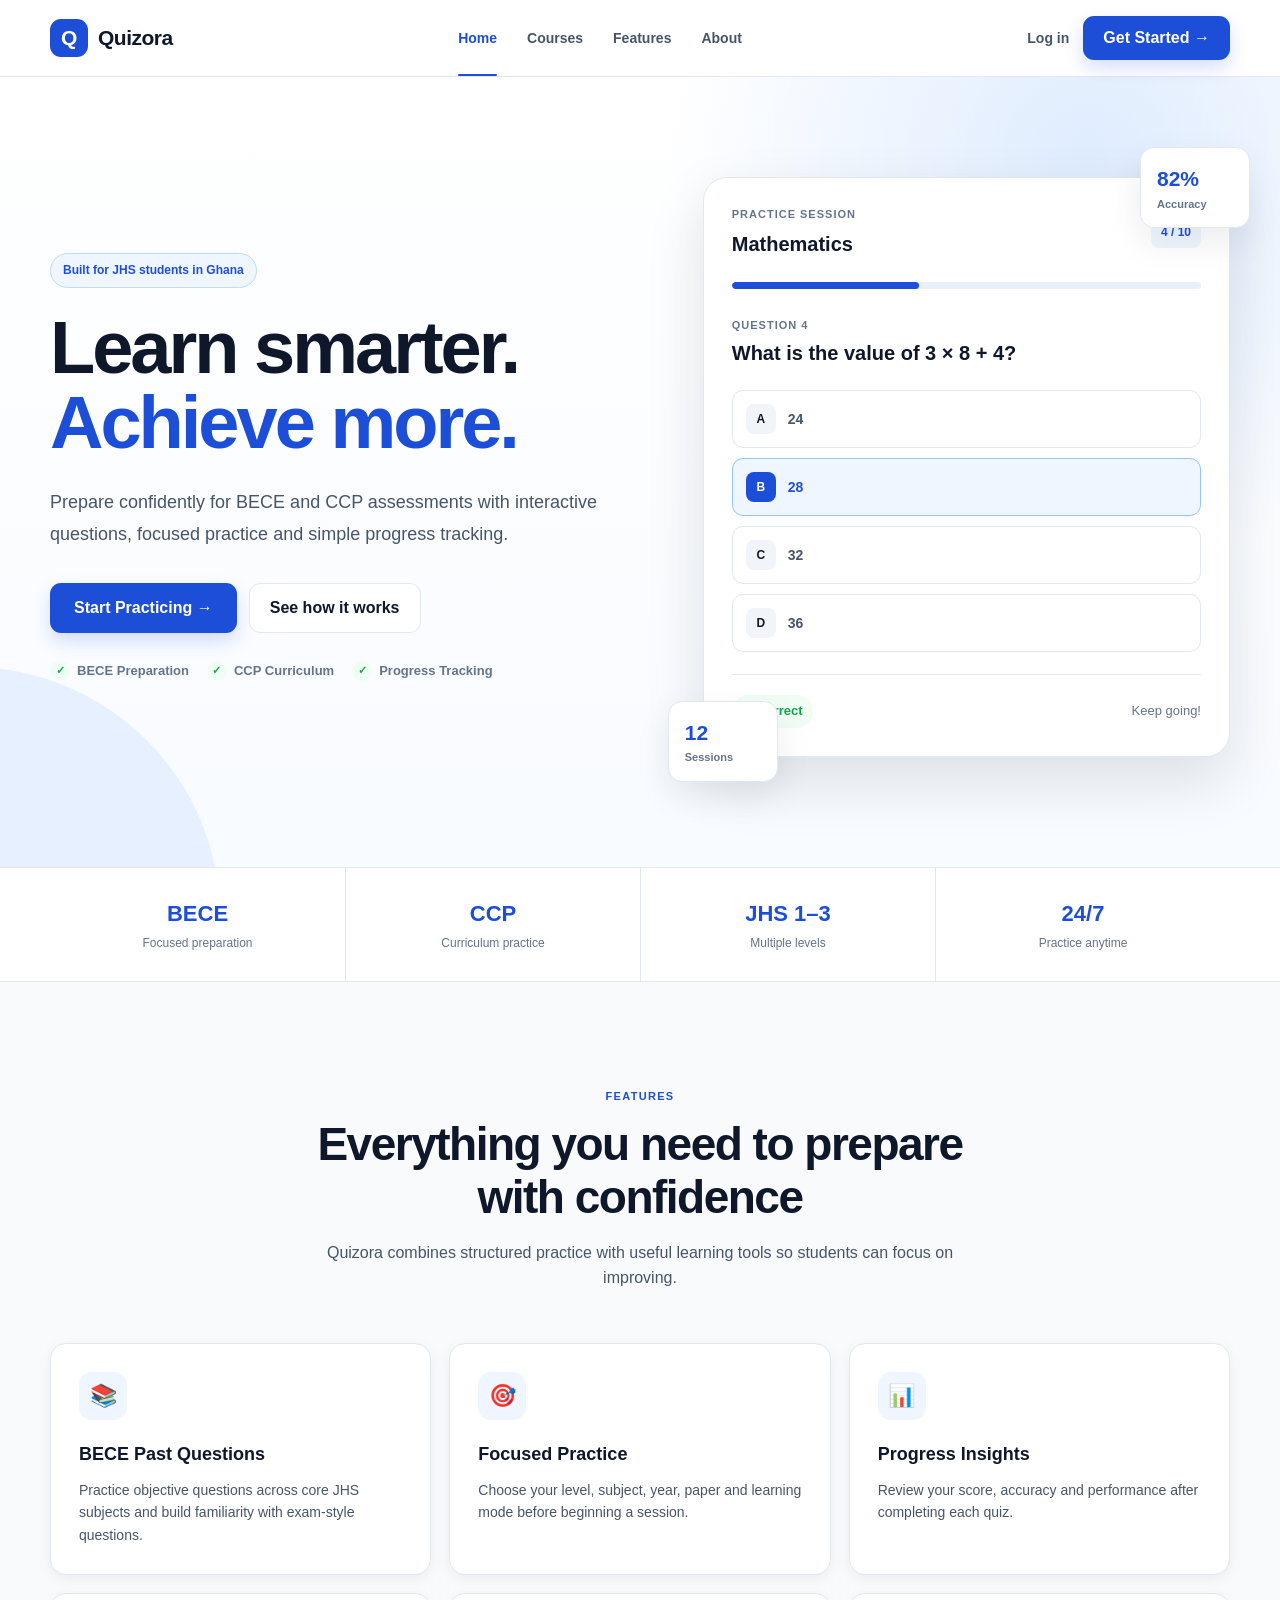
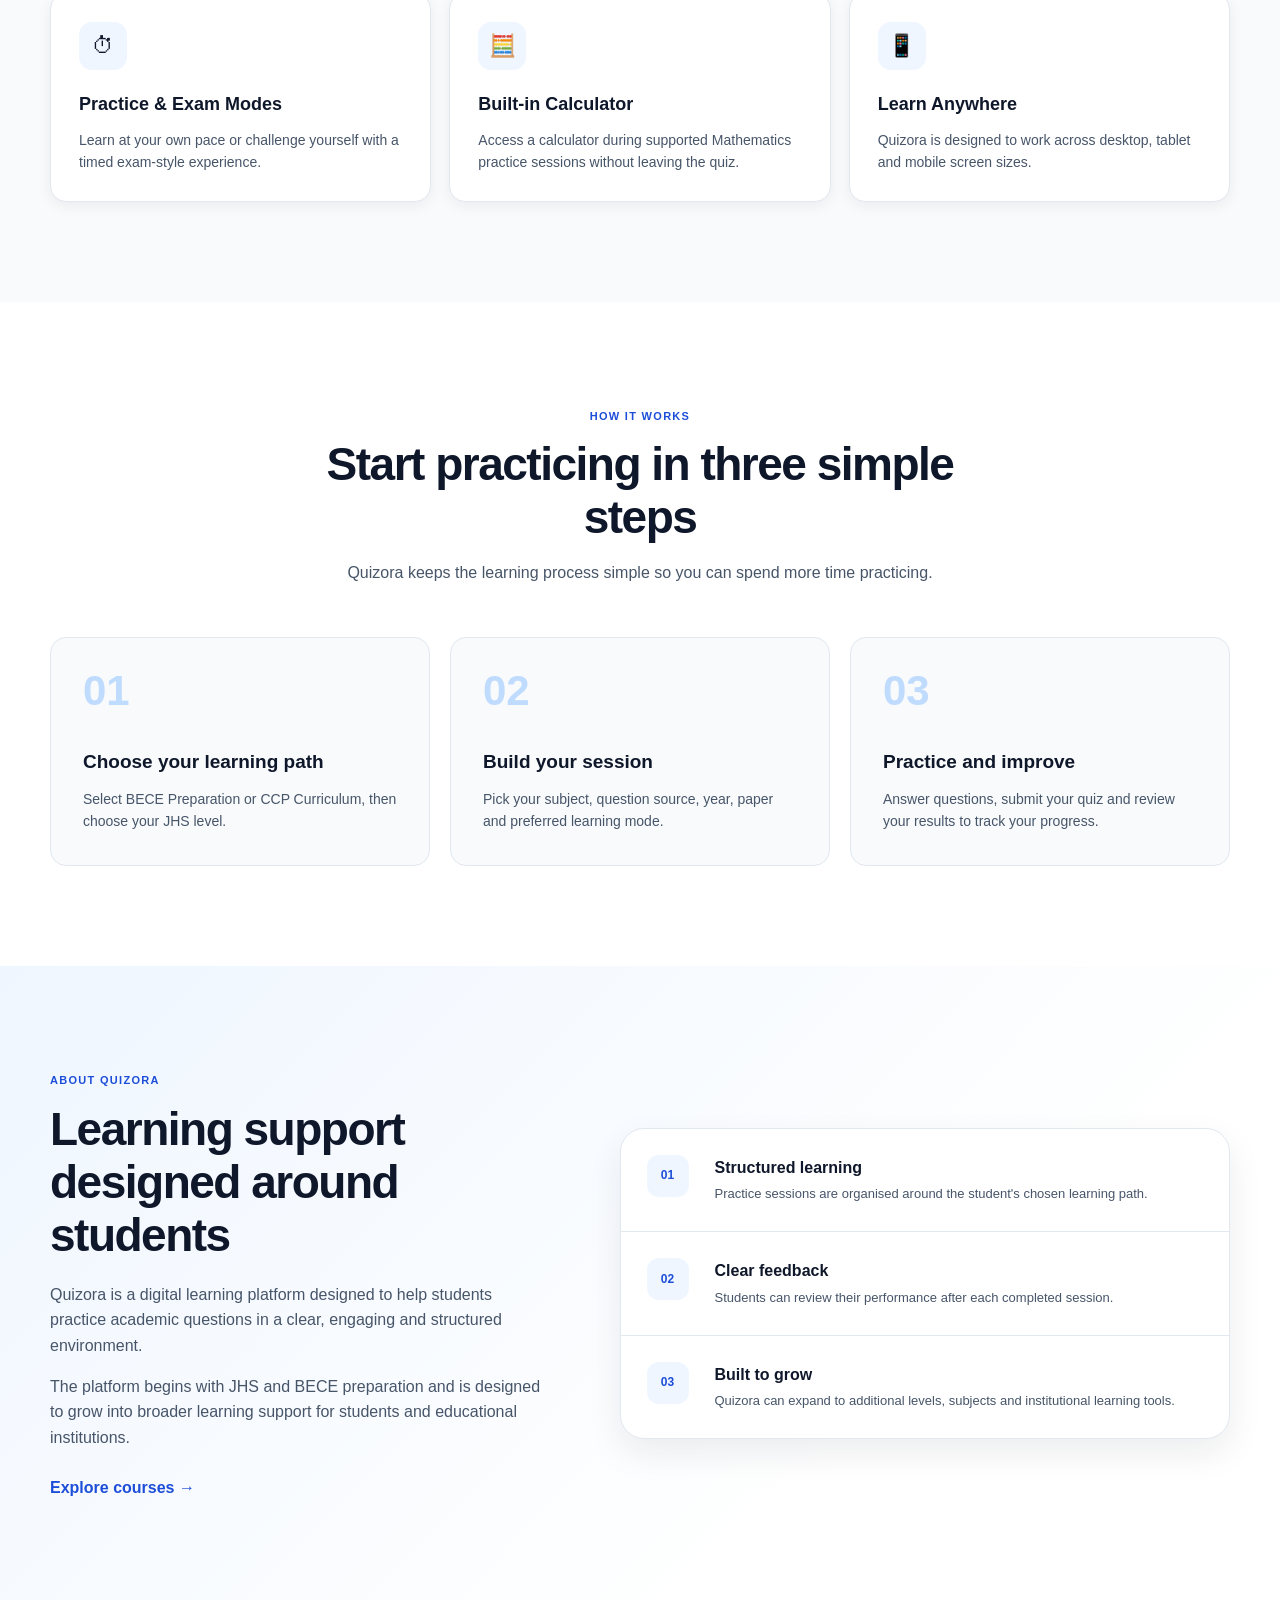
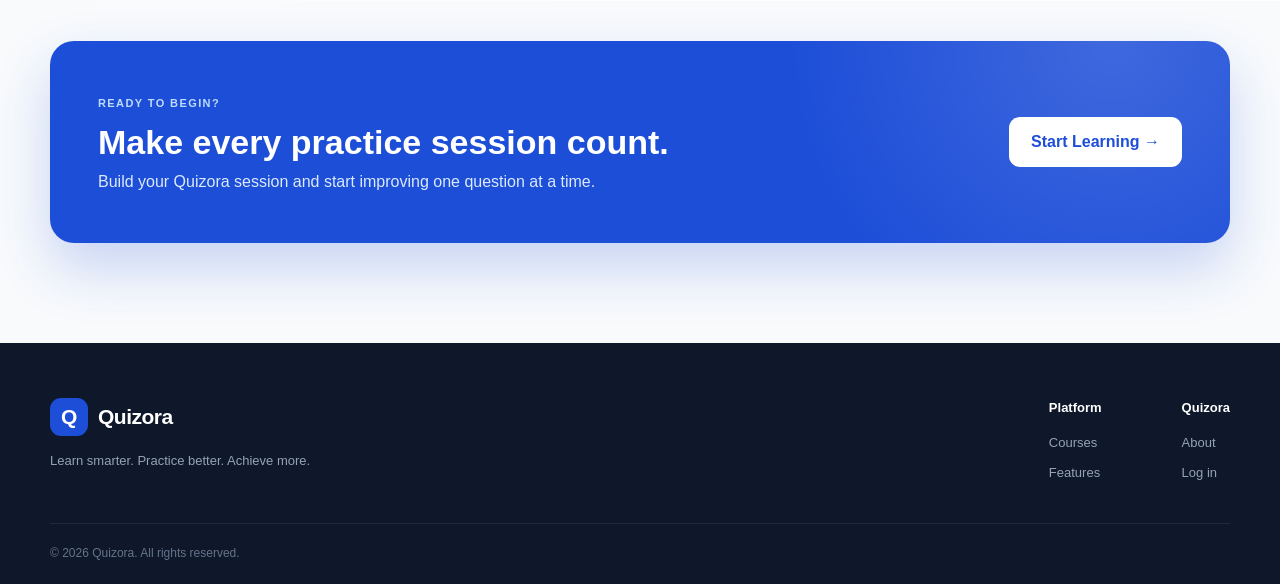
<file: index.html>
<!DOCTYPE html>
<html lang="en">

<head>
    <meta charset="UTF-8">
    <meta name="viewport" content="width=device-width, initial-scale=1.0">

    <title>Quizora - Learn Smarter, Achieve More</title>

    <meta name="description"
        content="Quizora helps JHS students prepare for BECE and CCP assessments through interactive practice, quizzes and progress tracking.">

    <link rel="stylesheet" href="style.css">
</head>

<body>

    <header class="header">

        <div class="container header-inner">

            <a href="index.html" class="logo">
                <span class="logo-mark">Q</span>
                <span>Quizora</span>
            </a>

            <nav class="desktop-nav">
                <a href="index.html" class="active">Home</a>
                <a href="courses.html">Courses</a>
                <a href="#features">Features</a>
                <a href="#about">About</a>
            </nav>

            <div class="nav-actions">

                <div class="guest-actions" id="guestActions">
                    <a href="login.html" class="login-link">
                        Log in
                    </a>

                    <a href="login.html" class="primary-button">
                        Get Started →
                    </a>
                </div>

                <div class="student-actions" id="studentActions">
                    <span class="header-student-name" data-student-name>
                        Student
                    </span>

                    <button type="button" class="logout-button" data-logout>
                        Log out
                    </button>
                </div>

                <button type="button" class="menu-button" id="menuButton" aria-label="Open navigation menu">
                    ☰
                </button>

            </div>

        </div>

        <div class="mobile-menu" id="mobileMenu">

            <a href="index.html">Home</a>

            <a href="courses.html">Courses</a>

            <a href="#features">Features</a>

            <a href="#about">About</a>

            <a href="login.html" id="mobileLoginLink">
                Log in
            </a>

            <button type="button" class="mobile-logout" id="mobileLogoutButton" data-logout>
                Log out
            </button>

        </div>

    </header>


    <main>

        <!-- HERO -->

        <section class="hero">

            <div class="container hero-grid">

                <div class="hero-content">

                    <div class="eyebrow">
                        Built for JHS students in Ghana
                    </div>

                    <h1>
                        Learn smarter.
                        <span>Achieve more.</span>
                    </h1>

                    <p class="hero-text">
                        Prepare confidently for BECE and CCP assessments
                        with interactive questions, focused practice and
                        simple progress tracking.
                    </p>

                    <div class="hero-actions">

                        <a href="login.html" class="primary-button hero-primary" id="heroStartButton">
                            Start Practicing →
                        </a>

                        <a href="#how-it-works" class="secondary-button">
                            See how it works
                        </a>

                    </div>

                    <div class="hero-trust">

                        <div class="trust-item">
                            <span>✓</span>
                            BECE Preparation
                        </div>

                        <div class="trust-item">
                            <span>✓</span>
                            CCP Curriculum
                        </div>

                        <div class="trust-item">
                            <span>✓</span>
                            Progress Tracking
                        </div>

                    </div>

                </div>


                <div class="hero-preview">

                    <div class="preview-card">

                        <div class="preview-top">

                            <div>

                                <span class="preview-label">
                                    Practice Session
                                </span>

                                <h3>Mathematics</h3>

                            </div>

                            <span class="question-count">
                                4 / 10
                            </span>

                        </div>


                        <div class="preview-progress">

                            <div class="preview-progress-bar">
                                <span></span>
                            </div>

                        </div>


                        <div class="preview-question">

                            <span class="small-label">
                                Question 4
                            </span>

                            <h4>
                                What is the value of 3 × 8 + 4?
                            </h4>

                        </div>


                        <div class="preview-options">

                            <div class="preview-option">
                                <span>A</span>
                                24
                            </div>

                            <div class="preview-option selected">
                                <span>B</span>
                                28
                            </div>

                            <div class="preview-option">
                                <span>C</span>
                                32
                            </div>

                            <div class="preview-option">
                                <span>D</span>
                                36
                            </div>

                        </div>


                        <div class="preview-bottom">

                            <span class="correct-badge">
                                ✓ Correct
                            </span>

                            <span>
                                Keep going!
                            </span>

                        </div>

                    </div>

                    <div class="floating-card floating-one">
                        <strong>82%</strong>
                        <span>Accuracy</span>
                    </div>

                    <div class="floating-card floating-two">
                        <strong>12</strong>
                        <span>Sessions</span>
                    </div>

                </div>

            </div>

        </section>


        <!-- STATS -->

        <section class="stats-section">

            <div class="container stats-grid">

                <div class="stat-item">
                    <strong>BECE</strong>
                    <span>Focused preparation</span>
                </div>

                <div class="stat-item">
                    <strong>CCP</strong>
                    <span>Curriculum practice</span>
                </div>

                <div class="stat-item">
                    <strong>JHS 1–3</strong>
                    <span>Multiple levels</span>
                </div>

                <div class="stat-item">
                    <strong>24/7</strong>
                    <span>Practice anytime</span>
                </div>

            </div>

        </section>


        <!-- FEATURES -->

        <section class="section" id="features">

            <div class="container">

                <div class="section-heading">

                    <span class="section-tag">
                        FEATURES
                    </span>

                    <h2>
                        Everything you need to prepare with confidence
                    </h2>

                    <p>
                        Quizora combines structured practice with useful
                        learning tools so students can focus on improving.
                    </p>

                </div>


                <div class="features-grid">

                    <article class="feature-card">

                        <div class="feature-icon">
                            📚
                        </div>

                        <h3>
                            BECE Past Questions
                        </h3>

                        <p>
                            Practice objective questions across core JHS
                            subjects and build familiarity with exam-style
                            questions.
                        </p>

                    </article>


                    <article class="feature-card">

                        <div class="feature-icon">
                            🎯
                        </div>

                        <h3>
                            Focused Practice
                        </h3>

                        <p>
                            Choose your level, subject, year, paper and
                            learning mode before beginning a session.
                        </p>

                    </article>


                    <article class="feature-card">

                        <div class="feature-icon">
                            📊
                        </div>

                        <h3>
                            Progress Insights
                        </h3>

                        <p>
                            Review your score, accuracy and performance
                            after completing each quiz.
                        </p>

                    </article>


                    <article class="feature-card">

                        <div class="feature-icon">
                            ⏱
                        </div>

                        <h3>
                            Practice & Exam Modes
                        </h3>

                        <p>
                            Learn at your own pace or challenge yourself
                            with a timed exam-style experience.
                        </p>

                    </article>


                    <article class="feature-card">

                        <div class="feature-icon">
                            🧮
                        </div>

                        <h3>
                            Built-in Calculator
                        </h3>

                        <p>
                            Access a calculator during supported
                            Mathematics practice sessions without leaving
                            the quiz.
                        </p>

                    </article>


                    <article class="feature-card">

                        <div class="feature-icon">
                            📱
                        </div>

                        <h3>
                            Learn Anywhere
                        </h3>

                        <p>
                            Quizora is designed to work across desktop,
                            tablet and mobile screen sizes.
                        </p>

                    </article>

                </div>

            </div>

        </section>


        <!-- HOW IT WORKS -->

        <section class="section how-section" id="how-it-works">

            <div class="container">

                <div class="section-heading">

                    <span class="section-tag">
                        HOW IT WORKS
                    </span>

                    <h2>
                        Start practicing in three simple steps
                    </h2>

                    <p>
                        Quizora keeps the learning process simple so you
                        can spend more time practicing.
                    </p>

                </div>


                <div class="steps-grid">

                    <article class="step-card">

                        <span class="step-number">
                            01
                        </span>

                        <h3>
                            Choose your learning path
                        </h3>

                        <p>
                            Select BECE Preparation or CCP Curriculum,
                            then choose your JHS level.
                        </p>

                    </article>


                    <article class="step-card">

                        <span class="step-number">
                            02
                        </span>

                        <h3>
                            Build your session
                        </h3>

                        <p>
                            Pick your subject, question source, year,
                            paper and preferred learning mode.
                        </p>

                    </article>


                    <article class="step-card">

                        <span class="step-number">
                            03
                        </span>

                        <h3>
                            Practice and improve
                        </h3>

                        <p>
                            Answer questions, submit your quiz and review
                            your results to track your progress.
                        </p>

                    </article>

                </div>

            </div>

        </section>


        <!-- ABOUT -->

        <section class="section about-section" id="about">

            <div class="container about-grid">

                <div class="about-content">

                    <span class="section-tag">
                        ABOUT QUIZORA
                    </span>

                    <h2>
                        Learning support designed around students
                    </h2>

                    <p>
                        Quizora is a digital learning platform designed
                        to help students practice academic questions in
                        a clear, engaging and structured environment.
                    </p>

                    <p>
                        The platform begins with JHS and BECE preparation
                        and is designed to grow into broader learning
                        support for students and educational institutions.
                    </p>

                    <a href="courses.html" class="text-link">
                        Explore courses →
                    </a>

                </div>


                <div class="about-panel">

                    <div class="about-panel-item">

                        <span>01</span>

                        <div>
                            <strong>Structured learning</strong>
                            <p>
                                Practice sessions are organised around
                                the student's chosen learning path.
                            </p>
                        </div>

                    </div>


                    <div class="about-panel-item">

                        <span>02</span>

                        <div>
                            <strong>Clear feedback</strong>
                            <p>
                                Students can review their performance
                                after each completed session.
                            </p>
                        </div>

                    </div>


                    <div class="about-panel-item">

                        <span>03</span>

                        <div>
                            <strong>Built to grow</strong>
                            <p>
                                Quizora can expand to additional levels,
                                subjects and institutional learning tools.
                            </p>
                        </div>

                    </div>

                </div>

            </div>

        </section>


        <!-- CTA -->

        <section class="cta-section">

            <div class="container">

                <div class="cta-card">

                    <div>

                        <span class="cta-label">
                            READY TO BEGIN?
                        </span>

                        <h2>
                            Make every practice session count.
                        </h2>

                        <p>
                            Build your Quizora session and start improving
                            one question at a time.
                        </p>

                    </div>

                    <a href="login.html" class="cta-button" id="ctaStartButton">
                        Start Learning →
                    </a>

                </div>

            </div>

        </section>

    </main>


    <footer class="footer">

        <div class="container footer-grid">

            <div>

                <a href="index.html" class="logo footer-logo">
                    <span class="logo-mark">Q</span>
                    <span>Quizora</span>
                </a>

                <p>
                    Learn smarter. Practice better. Achieve more.
                </p>

            </div>


            <div class="footer-links">

                <div>
                    <strong>Platform</strong>
                    <a href="courses.html">Courses</a>
                    <a href="#features">Features</a>
                </div>

                <div>
                    <strong>Quizora</strong>
                    <a href="#about">About</a>
                    <a href="login.html">Log in</a>
                </div>

            </div>

        </div>


        <div class="container footer-bottom">
            <p>
                © 2026 Quizora. All rights reserved.
            </p>
        </div>

    </footer>


    <script src="script.js"></script>

</body>

</html>
</file>
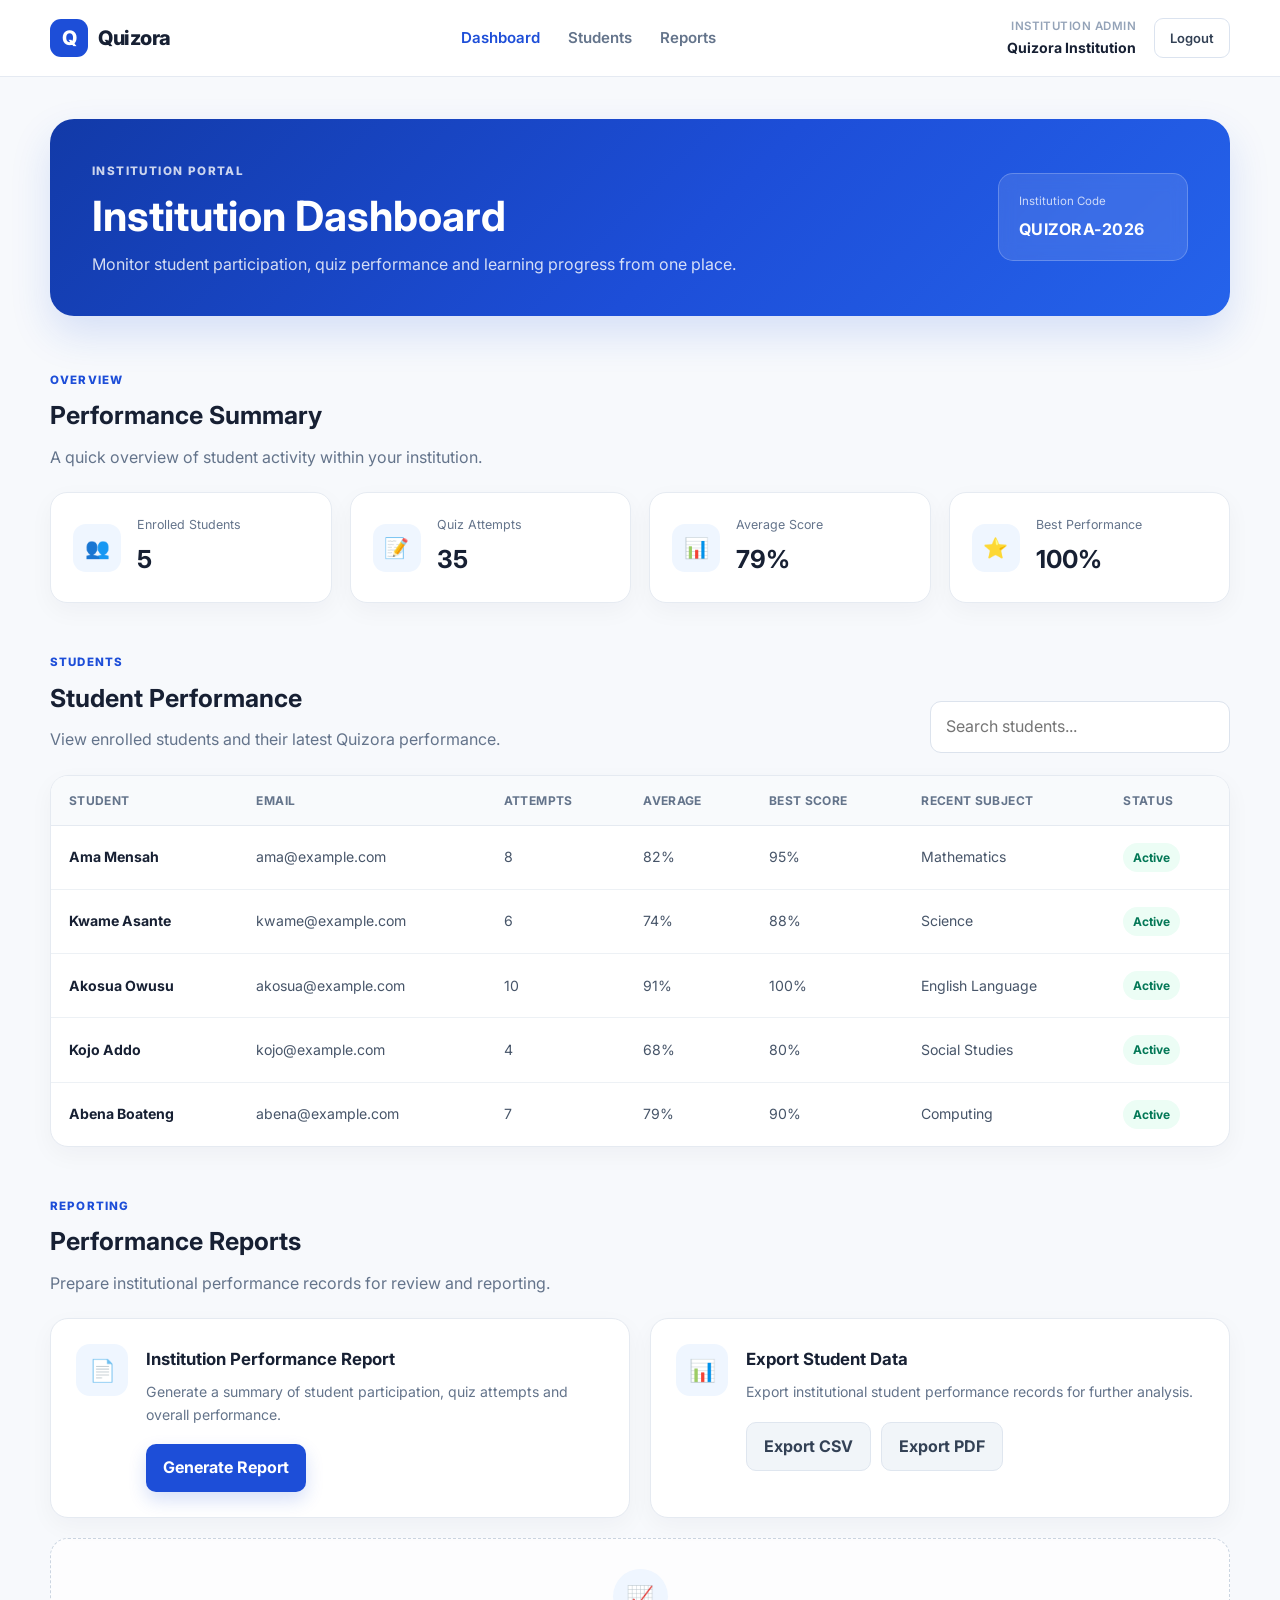
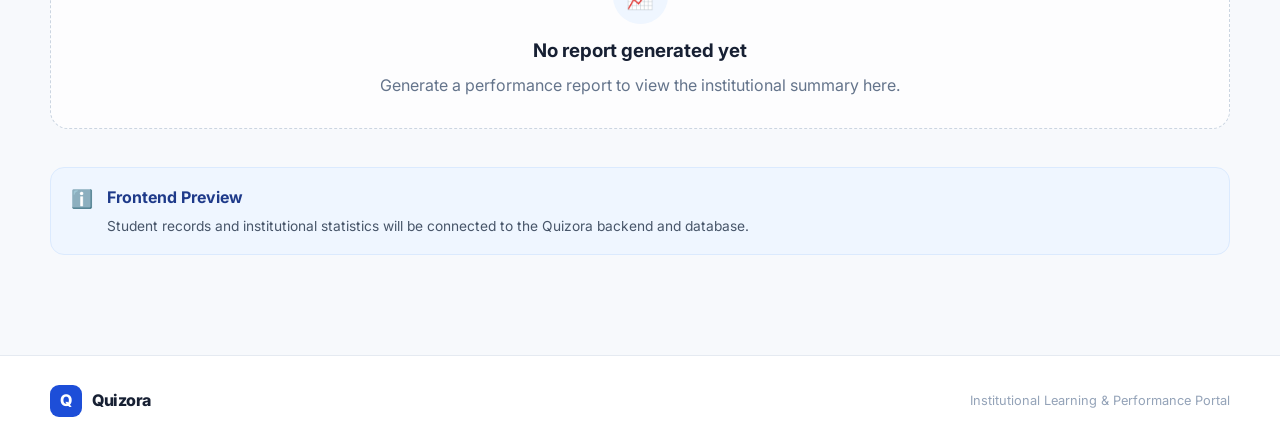
<file: admin-dashboard.html>
<!DOCTYPE html>
<html lang="en">

<head>
    <meta charset="UTF-8">
    <meta name="viewport" content="width=device-width, initial-scale=1.0">

    <title>Institution Dashboard | Quizora</title>

    <link rel="preconnect" href="https://fonts.googleapis.com">
    <link rel="preconnect" href="https://fonts.gstatic.com" crossorigin>
    <link href="https://fonts.googleapis.com/css2?family=Inter:wght@400;500;600;700;800&display=swap" rel="stylesheet">

    <link rel="stylesheet" href="style.css">
</head>

<body class="admin-dashboard-page">

    <!-- HEADER -->
    <header class="admin-header">
        <div class="container admin-header-inner">

            <a href="admin-dashboard.html" class="logo">
                <span class="logo-mark">Q</span>
                <span>Quizora</span>
            </a>

            <nav class="admin-nav">
                <a href="admin-dashboard.html" class="active">
                    Dashboard
                </a>

                <a href="#students">
                    Students
                </a>

                <a href="#reports">
                    Reports
                </a>
            </nav>

            <div class="admin-profile">
                <div class="admin-profile-text">
                    <span>Institution Admin</span>
                    <strong id="adminInstitutionName">
                        Quizora Institution
                    </strong>
                </div>

                <button type="button" class="logout-button" id="adminLogoutButton">
                    Logout
                </button>
            </div>

        </div>
    </header>


    <!-- MAIN -->
    <main class="admin-main">

        <!-- WELCOME -->
        <section class="admin-welcome-section">
            <div class="container">

                <div class="admin-welcome-card">

                    <div>
                        <span class="admin-eyebrow">
                            INSTITUTION PORTAL
                        </span>

                        <h1>
                            Institution Dashboard
                        </h1>

                        <p>
                            Monitor student participation,
                            quiz performance and learning progress
                            from one place.
                        </p>
                    </div>

                    <div class="admin-welcome-badge">
                        <span>Institution Code</span>
                        <strong id="adminInstitutionCode">
                            QUIZORA-2026
                        </strong>
                    </div>

                </div>

            </div>
        </section>


        <!-- OVERVIEW -->
        <section class="admin-section">
            <div class="container">

                <div class="admin-section-heading">
                    <div>
                        <span class="section-tag">
                            OVERVIEW
                        </span>

                        <h2>
                            Performance Summary
                        </h2>

                        <p>
                            A quick overview of student activity
                            within your institution.
                        </p>
                    </div>
                </div>


                <div class="admin-stat-grid">

                    <article class="admin-stat-card">
                        <div class="admin-stat-icon">
                            👥
                        </div>

                        <div>
                            <span>
                                Enrolled Students
                            </span>

                            <strong id="adminTotalStudents">
                                0
                            </strong>
                        </div>
                    </article>


                    <article class="admin-stat-card">
                        <div class="admin-stat-icon">
                            📝
                        </div>

                        <div>
                            <span>
                                Quiz Attempts
                            </span>

                            <strong id="adminQuizAttempts">
                                0
                            </strong>
                        </div>
                    </article>


                    <article class="admin-stat-card">
                        <div class="admin-stat-icon">
                            📊
                        </div>

                        <div>
                            <span>
                                Average Score
                            </span>

                            <strong id="adminAverageScore">
                                0%
                            </strong>
                        </div>
                    </article>


                    <article class="admin-stat-card">
                        <div class="admin-stat-icon">
                            ⭐
                        </div>

                        <div>
                            <span>
                                Best Performance
                            </span>

                            <strong id="adminBestScore">
                                0%
                            </strong>
                        </div>
                    </article>

                </div>

            </div>
        </section>


        <!-- STUDENTS -->
        <section class="admin-section admin-students-section" id="students">
            <div class="container">

                <div class="admin-section-heading admin-heading-row">

                    <div>
                        <span class="section-tag">
                            STUDENTS
                        </span>

                        <h2>
                            Student Performance
                        </h2>

                        <p>
                            View enrolled students and their
                            latest Quizora performance.
                        </p>
                    </div>


                    <div class="admin-search-box">
                        <input type="search" id="adminStudentSearch" placeholder="Search students..."
                            autocomplete="off">
                    </div>

                </div>


                <div class="admin-table-card">

                    <div class="admin-table-wrapper">

                        <table class="admin-student-table">

                            <thead>
                                <tr>
                                    <th>Student</th>
                                    <th>Email</th>
                                    <th>Attempts</th>
                                    <th>Average</th>
                                    <th>Best Score</th>
                                    <th>Recent Subject</th>
                                    <th>Status</th>
                                </tr>
                            </thead>

                            <tbody id="adminStudentTableBody">

                                <tr class="admin-empty-row">
                                    <td colspan="7">
                                        Student records will appear here.
                                    </td>
                                </tr>

                            </tbody>

                        </table>

                    </div>

                </div>

            </div>
        </section>


        <!-- REPORTS -->
        <section class="admin-section admin-reports-section" id="reports">
            <div class="container">

                <div class="admin-section-heading">

                    <div>
                        <span class="section-tag">
                            REPORTING
                        </span>

                        <h2>
                            Performance Reports
                        </h2>

                        <p>
                            Prepare institutional performance
                            records for review and reporting.
                        </p>
                    </div>

                </div>


                <div class="admin-report-grid">

                    <article class="admin-report-card">

                        <div class="admin-report-icon">
                            📄
                        </div>

                        <div class="admin-report-content">

                            <h3>
                                Institution Performance Report
                            </h3>

                            <p>
                                Generate a summary of student
                                participation, quiz attempts and
                                overall performance.
                            </p>

                            <button type="button" class="primary-button" id="generateAdminReport">
                                Generate Report
                            </button>

                        </div>

                    </article>


                    <article class="admin-report-card">

                        <div class="admin-report-icon">
                            📊
                        </div>

                        <div class="admin-report-content">

                            <h3>
                                Export Student Data
                            </h3>

                            <p>
                                Export institutional student
                                performance records for further
                                analysis.
                            </p>

                            <div class="admin-export-actions">

                                <button type="button" class="secondary-button" id="exportAdminCSV">
                                    Export CSV
                                </button>

                                <button type="button" class="secondary-button" id="exportAdminPDF">
                                    Export PDF
                                </button>

                            </div>

                        </div>

                    </article>

                </div>


                <div class="admin-report-preview" id="adminReportPreview">

                    <div class="admin-report-preview-icon">
                        📈
                    </div>

                    <h3>
                        No report generated yet
                    </h3>

                    <p>
                        Generate a performance report to view
                        the institutional summary here.
                    </p>

                </div>

            </div>
        </section>


        <!-- BACKEND NOTE -->
        <section class="admin-backend-section">
            <div class="container">

                <div class="admin-backend-note">

                    <span>
                        ℹ️
                    </span>

                    <div>
                        <strong>
                            Frontend Preview
                        </strong>

                        <p>
                            Student records and institutional
                            statistics will be connected to the
                            Quizora backend and database.
                        </p>
                    </div>

                </div>

            </div>
        </section>

    </main>


    <!-- FOOTER -->
    <footer class="admin-footer">
        <div class="container admin-footer-inner">

            <div class="logo admin-footer-logo">
                <span class="logo-mark">Q</span>
                <span>Quizora</span>
            </div>

            <p>
                Institutional Learning & Performance Portal
            </p>

        </div>
    </footer>


    <script src="script.js"></script>

</body>

</html>
</file>
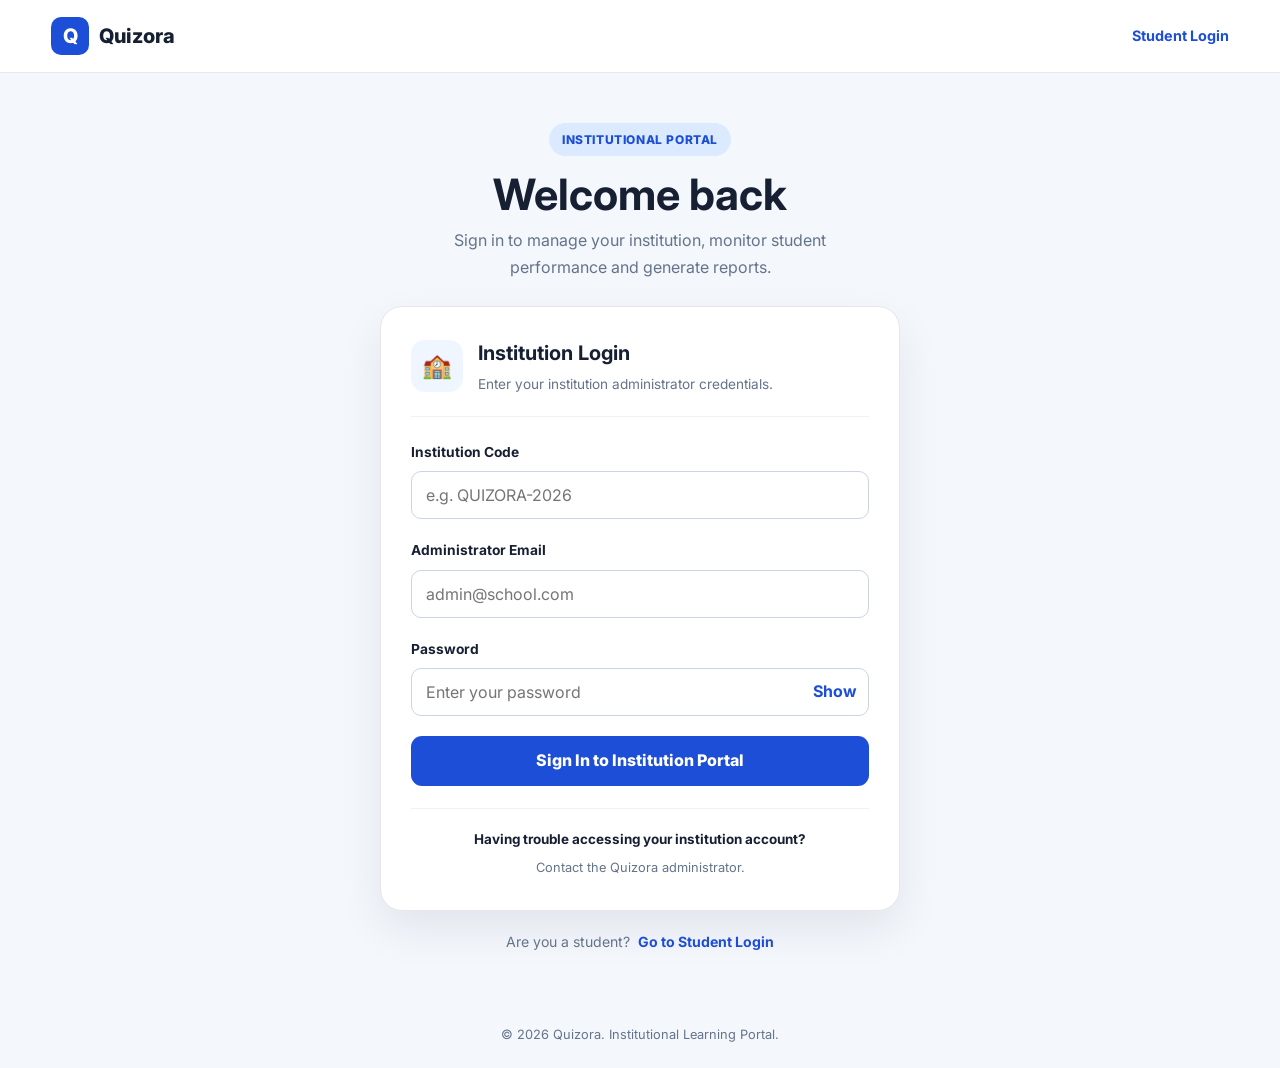
<file: admin-login.html>
<!DOCTYPE html>
<html lang="en">

<head>
    <meta charset="UTF-8">
    <meta name="viewport" content="width=device-width, initial-scale=1.0">

    <title>Institution Login | Quizora</title>

    <link rel="preconnect" href="https://fonts.googleapis.com">
    <link rel="preconnect" href="https://fonts.gstatic.com" crossorigin>

    <link href="https://fonts.googleapis.com/css2?family=Inter:wght@400;500;600;700;800&display=swap" rel="stylesheet">

    <link rel="stylesheet" href="style.css">
</head>

<body class="admin-login-page">

    <header class="admin-login-header">
        <div class="admin-login-header-inner">

            <a href="index.html" class="admin-login-logo">
                <span class="admin-login-logo-mark">Q</span>
                <span>Quizora</span>
            </a>

            <a href="login.html" class="admin-student-login-link">
                Student Login
            </a>

        </div>
    </header>


    <main class="admin-login-main">

        <section class="admin-login-container">

            <div class="admin-login-intro">

                <span class="admin-login-badge">
                    Institutional Portal
                </span>

                <h1>
                    Welcome back
                </h1>

                <p>
                    Sign in to manage your institution,
                    monitor student performance and
                    generate reports.
                </p>

            </div>


            <div class="admin-login-card">

                <div class="admin-login-card-heading">

                    <div class="admin-login-icon">
                        🏫
                    </div>

                    <div>
                        <h2>Institution Login</h2>

                        <p>
                            Enter your institution administrator
                            credentials.
                        </p>
                    </div>

                </div>


                <form id="adminLoginForm">

                    <div class="admin-login-form-group">

                        <label for="adminInstitutionCode">
                            Institution Code
                        </label>

                        <input type="text" id="adminInstitutionCode" placeholder="e.g. QUIZORA-2026"
                            autocomplete="organization" required>

                    </div>


                    <div class="admin-login-form-group">

                        <label for="adminEmail">
                            Administrator Email
                        </label>

                        <input type="email" id="adminEmail" placeholder="admin@school.com" autocomplete="email"
                            required>

                    </div>


                    <div class="admin-login-form-group">

                        <label for="adminPassword">
                            Password
                        </label>

                        <div class="admin-login-password-wrap">

                            <input type="password" id="adminPassword" placeholder="Enter your password"
                                autocomplete="current-password" required>

                            <button type="button" id="adminPasswordToggle" class="admin-login-password-toggle">
                                Show
                            </button>

                        </div>

                    </div>


                    <div id="adminLoginMessage" class="admin-login-message"></div>


                    <button type="submit" class="admin-login-submit">
                        Sign In to Institution Portal
                    </button>

                </form>


                <div class="admin-login-help">

                    <p>
                        Having trouble accessing your
                        institution account?
                    </p>

                    <span>
                        Contact the Quizora administrator.
                    </span>

                </div>

            </div>


            <div class="admin-login-student">

                <span>
                    Are you a student?
                </span>

                <a href="login.html">
                    Go to Student Login
                </a>

            </div>

        </section>

    </main>


    <footer class="admin-login-footer">

        <p>
            © 2026 Quizora. Institutional Learning Portal.
        </p>

    </footer>


    <script src="script.js"></script>

</body>

</html>
</file>
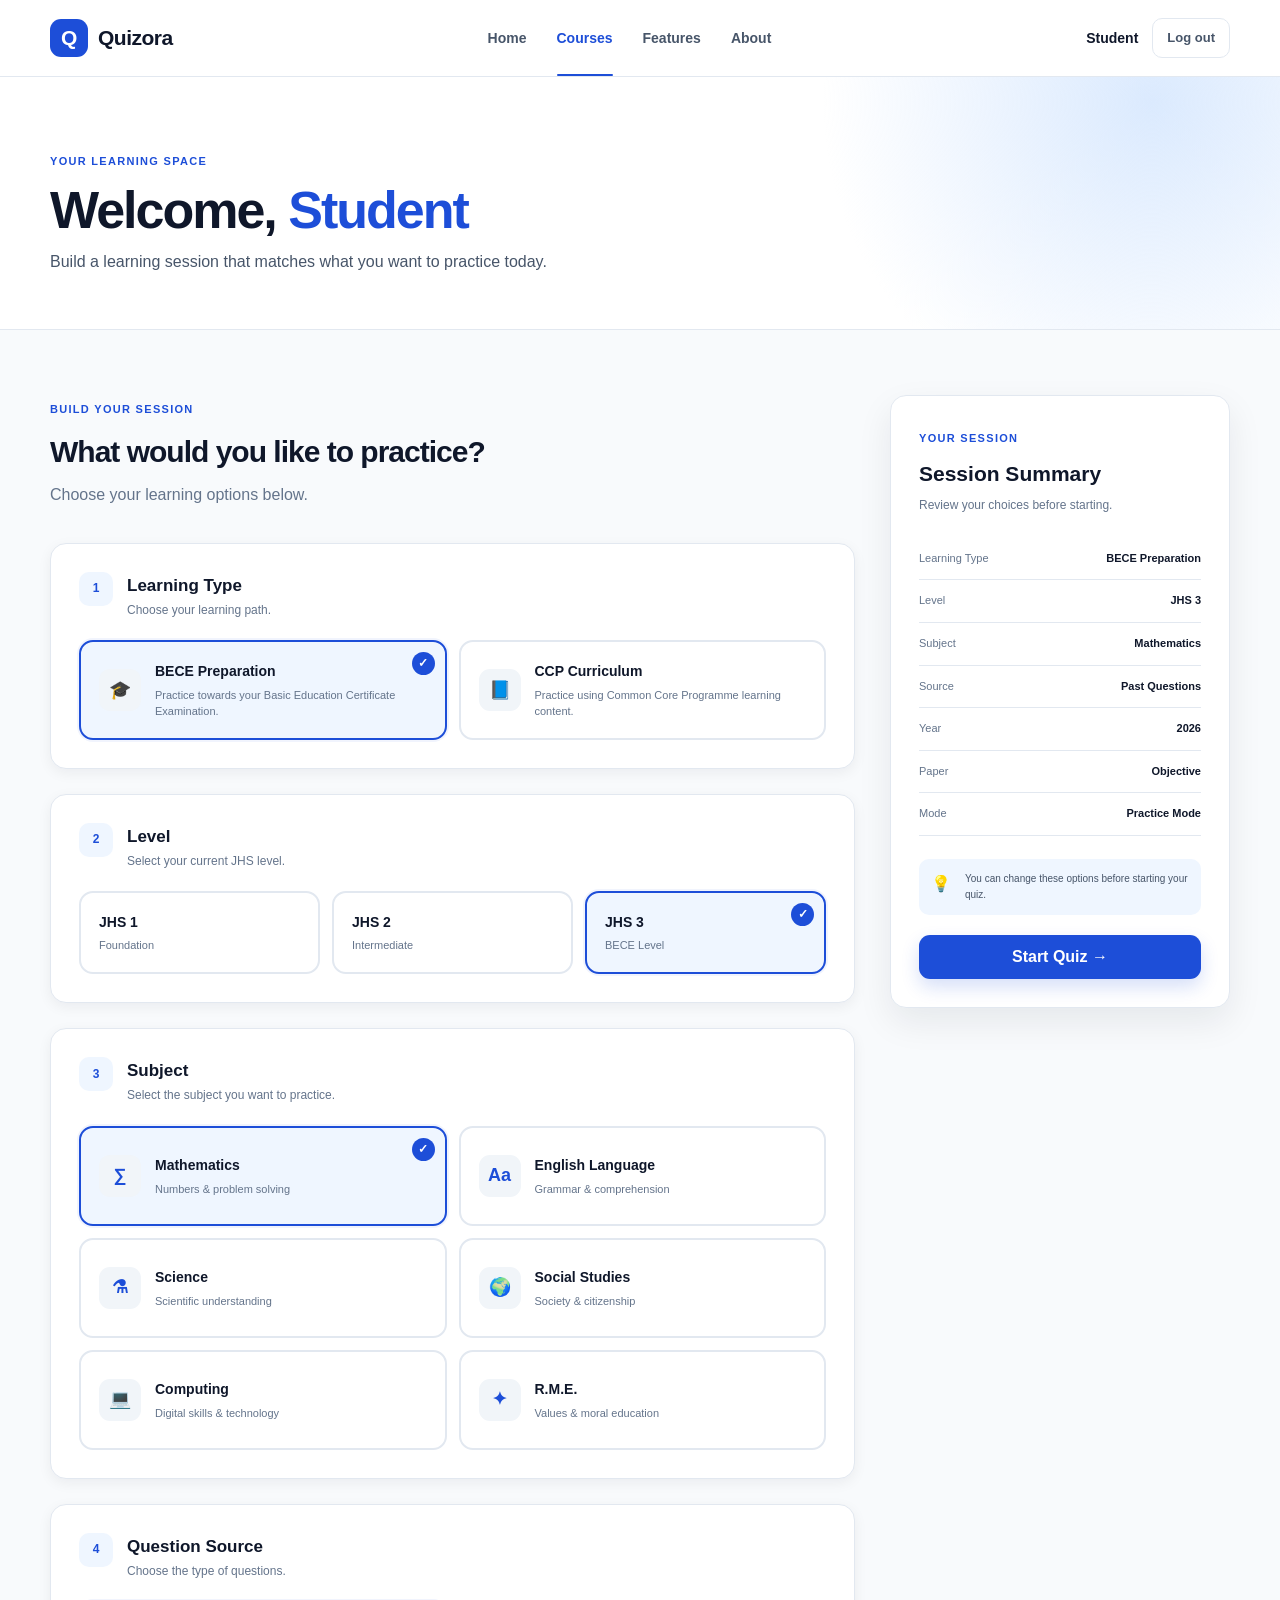
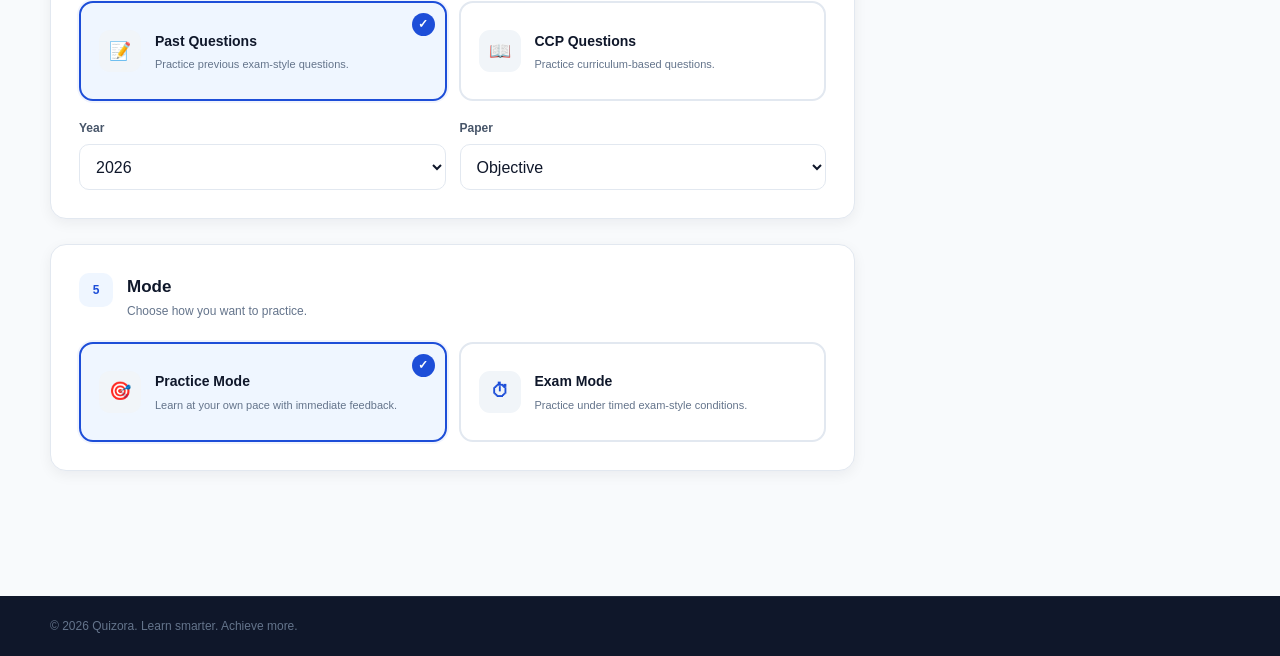
<file: courses.html>
<!DOCTYPE html>
<html lang="en">

<head>
    <meta charset="UTF-8">
    <meta name="viewport" content="width=device-width, initial-scale=1.0">

    <title>Courses - Quizora</title>

    <meta name="description"
        content="Build your Quizora learning session by choosing your learning path, level, subject and quiz mode.">

    <link rel="stylesheet" href="style.css">
</head>

<body>

    <header class="header">

        <div class="container header-inner">

            <a href="index.html" class="logo">
                <span class="logo-mark">Q</span>
                <span>Quizora</span>
            </a>

            <nav class="desktop-nav">
                <a href="index.html">Home</a>
                <a href="courses.html" class="active">Courses</a>
                <a href="index.html#features">Features</a>
                <a href="index.html#about">About</a>
            </nav>

            <div class="nav-actions">

                <div class="student-profile">
                    <span class="student-name" data-student-name>
                        Student
                    </span>
                </div>

                <button type="button" class="logout-button" data-logout>
                    Log out
                </button>

                <button type="button" class="menu-button" id="menuButton" aria-label="Open navigation menu">
                    ☰
                </button>

            </div>

        </div>


        <div class="mobile-menu" id="mobileMenu">

            <a href="index.html">Home</a>

            <a href="courses.html">Courses</a>

            <a href="index.html#features">Features</a>

            <a href="index.html#about">About</a>

            <button type="button" class="mobile-logout" data-logout>
                Log out
            </button>

        </div>

    </header>


    <main>

        <section class="courses-hero">

            <div class="container">

                <div class="courses-hero-content">

                    <span class="section-tag">
                        YOUR LEARNING SPACE
                    </span>

                    <h1>
                        Welcome,
                        <span data-student-name>Student</span>
                    </h1>

                    <p>
                        Build a learning session that matches what you
                        want to practice today.
                    </p>

                </div>

            </div>

        </section>


        <section class="course-builder-section">

            <div class="container">

                <div class="course-builder-layout">

                    <div class="course-selection">

                        <div class="builder-heading">

                            <span class="section-tag">
                                BUILD YOUR SESSION
                            </span>

                            <h2>
                                What would you like to practice?
                            </h2>

                            <p>
                                Choose your learning options below.
                            </p>

                        </div>


                        <div class="selection-group">

                            <div class="selection-heading">

                                <span class="selection-number">
                                    1
                                </span>

                                <div>
                                    <h3>Learning Type</h3>
                                    <p>
                                        Choose your learning path.
                                    </p>
                                </div>

                            </div>


                            <div class="choice-grid two-column">

                                <button type="button" class="choice-card active" data-learning-type="bece">

                                    <span class="choice-icon">
                                        🎓
                                    </span>

                                    <span class="choice-content">

                                        <strong>
                                            BECE Preparation
                                        </strong>

                                        <small>
                                            Practice towards your Basic
                                            Education Certificate Examination.
                                        </small>

                                    </span>

                                </button>


                                <button type="button" class="choice-card" data-learning-type="ccp">

                                    <span class="choice-icon">
                                        📘
                                    </span>

                                    <span class="choice-content">

                                        <strong>
                                            CCP Curriculum
                                        </strong>

                                        <small>
                                            Practice using Common Core
                                            Programme learning content.
                                        </small>

                                    </span>

                                </button>

                            </div>

                        </div>


                        <div class="selection-group">

                            <div class="selection-heading">

                                <span class="selection-number">
                                    2
                                </span>

                                <div>
                                    <h3>Level</h3>
                                    <p>
                                        Select your current JHS level.
                                    </p>
                                </div>

                            </div>


                            <div class="choice-grid three-column">

                                <button type="button" class="choice-card compact" data-level="JHS 1">
                                    <strong>JHS 1</strong>
                                    <small>Foundation</small>
                                </button>


                                <button type="button" class="choice-card compact" data-level="JHS 2">
                                    <strong>JHS 2</strong>
                                    <small>Intermediate</small>
                                </button>


                                <button type="button" class="choice-card compact active" data-level="JHS 3">
                                    <strong>JHS 3</strong>
                                    <small>BECE Level</small>
                                </button>

                            </div>

                        </div>


                        <div class="selection-group">

                            <div class="selection-heading">

                                <span class="selection-number">
                                    3
                                </span>

                                <div>
                                    <h3>Subject</h3>
                                    <p>
                                        Select the subject you want to practice.
                                    </p>
                                </div>

                            </div>


                            <div class="subject-grid">

                                <button type="button" class="subject-card active" data-subject="Mathematics">
                                    <span class="subject-icon">
                                        ∑
                                    </span>

                                    <span>
                                        <strong>Mathematics</strong>
                                        <small>Numbers & problem solving</small>
                                    </span>
                                </button>


                                <button type="button" class="subject-card" data-subject="English Language">
                                    <span class="subject-icon">
                                        Aa
                                    </span>

                                    <span>
                                        <strong>English Language</strong>
                                        <small>Grammar & comprehension</small>
                                    </span>
                                </button>


                                <button type="button" class="subject-card" data-subject="Science">
                                    <span class="subject-icon">
                                        ⚗
                                    </span>

                                    <span>
                                        <strong>Science</strong>
                                        <small>Scientific understanding</small>
                                    </span>
                                </button>


                                <button type="button" class="subject-card" data-subject="Social Studies">
                                    <span class="subject-icon">
                                        🌍
                                    </span>

                                    <span>
                                        <strong>Social Studies</strong>
                                        <small>Society & citizenship</small>
                                    </span>
                                </button>


                                <button type="button" class="subject-card" data-subject="Computing">
                                    <span class="subject-icon">
                                        💻
                                    </span>

                                    <span>
                                        <strong>Computing</strong>
                                        <small>Digital skills & technology</small>
                                    </span>
                                </button>


                                <button type="button" class="subject-card" data-subject="Religious and Moral Education">
                                    <span class="subject-icon">
                                        ✦
                                    </span>

                                    <span>
                                        <strong>R.M.E.</strong>
                                        <small>Values & moral education</small>
                                    </span>
                                </button>

                            </div>

                        </div>


                        <div class="selection-group">

                            <div class="selection-heading">

                                <span class="selection-number">
                                    4
                                </span>

                                <div>
                                    <h3>Question Source</h3>
                                    <p>
                                        Choose the type of questions.
                                    </p>
                                </div>

                            </div>


                            <div class="choice-grid two-column">

                                <button type="button" class="choice-card active" data-source="past">

                                    <span class="choice-icon">
                                        📝
                                    </span>

                                    <span class="choice-content">

                                        <strong>
                                            Past Questions
                                        </strong>

                                        <small>
                                            Practice previous exam-style
                                            questions.
                                        </small>

                                    </span>

                                </button>


                                <button type="button" class="choice-card" data-source="ccp">

                                    <span class="choice-icon">
                                        📖
                                    </span>

                                    <span class="choice-content">

                                        <strong>
                                            CCP Questions
                                        </strong>

                                        <small>
                                            Practice curriculum-based
                                            questions.
                                        </small>

                                    </span>

                                </button>

                            </div>


                            <div class="select-grid">

                                <div class="select-field">

                                    <label for="yearSelect">
                                        Year
                                    </label>

                                    <select id="yearSelect">

                                        <option value="2026">
                                            2026
                                        </option>

                                        <option value="2025">
                                            2025
                                        </option>

                                        <option value="2024">
                                            2024
                                        </option>

                                        <option value="2023">
                                            2023
                                        </option>

                                        <option value="2022">
                                            2022
                                        </option>

                                        <option value="2021">
                                            2021
                                        </option>

                                        <option value="2020">
                                            2020
                                        </option>

                                    </select>

                                </div>


                                <div class="select-field">

                                    <label for="paperSelect">
                                        Paper
                                    </label>

                                    <select id="paperSelect">

                                        <option value="Objective">
                                            Objective
                                        </option>

                                        <option value="Essay">
                                            Essay
                                        </option>

                                    </select>

                                </div>

                            </div>

                        </div>


                        <div class="selection-group">

                            <div class="selection-heading">

                                <span class="selection-number">
                                    5
                                </span>

                                <div>
                                    <h3>Mode</h3>
                                    <p>
                                        Choose how you want to practice.
                                    </p>
                                </div>

                            </div>


                            <div class="choice-grid two-column">

                                <button type="button" class="choice-card mode-card active" data-mode="practice">

                                    <span class="choice-icon">
                                        🎯
                                    </span>

                                    <span class="choice-content">

                                        <strong>
                                            Practice Mode
                                        </strong>

                                        <small>
                                            Learn at your own pace with
                                            immediate feedback.
                                        </small>

                                    </span>

                                </button>


                                <button type="button" class="choice-card mode-card" data-mode="exam">

                                    <span class="choice-icon">
                                        ⏱
                                    </span>

                                    <span class="choice-content">

                                        <strong>
                                            Exam Mode
                                        </strong>

                                        <small>
                                            Practice under timed exam-style
                                            conditions.
                                        </small>

                                    </span>

                                </button>

                            </div>

                        </div>

                    </div>


                    <aside class="session-summary">

                        <div class="summary-card">

                            <span class="summary-label">
                                YOUR SESSION
                            </span>

                            <h3>
                                Session Summary
                            </h3>

                            <p class="summary-description">
                                Review your choices before starting.
                            </p>


                            <div class="summary-list">

                                <div class="summary-item">
                                    <span>Learning Type</span>
                                    <strong id="summaryLearningType">
                                        BECE Preparation
                                    </strong>
                                </div>

                                <div class="summary-item">
                                    <span>Level</span>
                                    <strong id="summaryLevel">
                                        JHS 3
                                    </strong>
                                </div>

                                <div class="summary-item">
                                    <span>Subject</span>
                                    <strong id="summarySubject">
                                        Mathematics
                                    </strong>
                                </div>

                                <div class="summary-item">
                                    <span>Source</span>
                                    <strong id="summarySource">
                                        Past Questions
                                    </strong>
                                </div>

                                <div class="summary-item">
                                    <span>Year</span>
                                    <strong id="summaryYear">
                                        2026
                                    </strong>
                                </div>

                                <div class="summary-item">
                                    <span>Paper</span>
                                    <strong id="summaryPaper">
                                        Objective
                                    </strong>
                                </div>

                                <div class="summary-item">
                                    <span>Mode</span>
                                    <strong id="summaryMode">
                                        Practice Mode
                                    </strong>
                                </div>

                            </div>


                            <div class="summary-note">

                                <span>💡</span>

                                <p>
                                    You can change these options before
                                    starting your quiz.
                                </p>

                            </div>


                            <button type="button" class="primary-button start-button" id="startQuiz">
                                Start Quiz →
                            </button>

                        </div>

                    </aside>

                </div>

            </div>

        </section>

    </main>


    <footer class="footer">

        <div class="container footer-bottom">
            <p>
                © 2026 Quizora. Learn smarter. Achieve more.
            </p>
        </div>

    </footer>


    <script src="api.js"></script>
    <script src="script.js"></script>

</body>

</html>
</file>
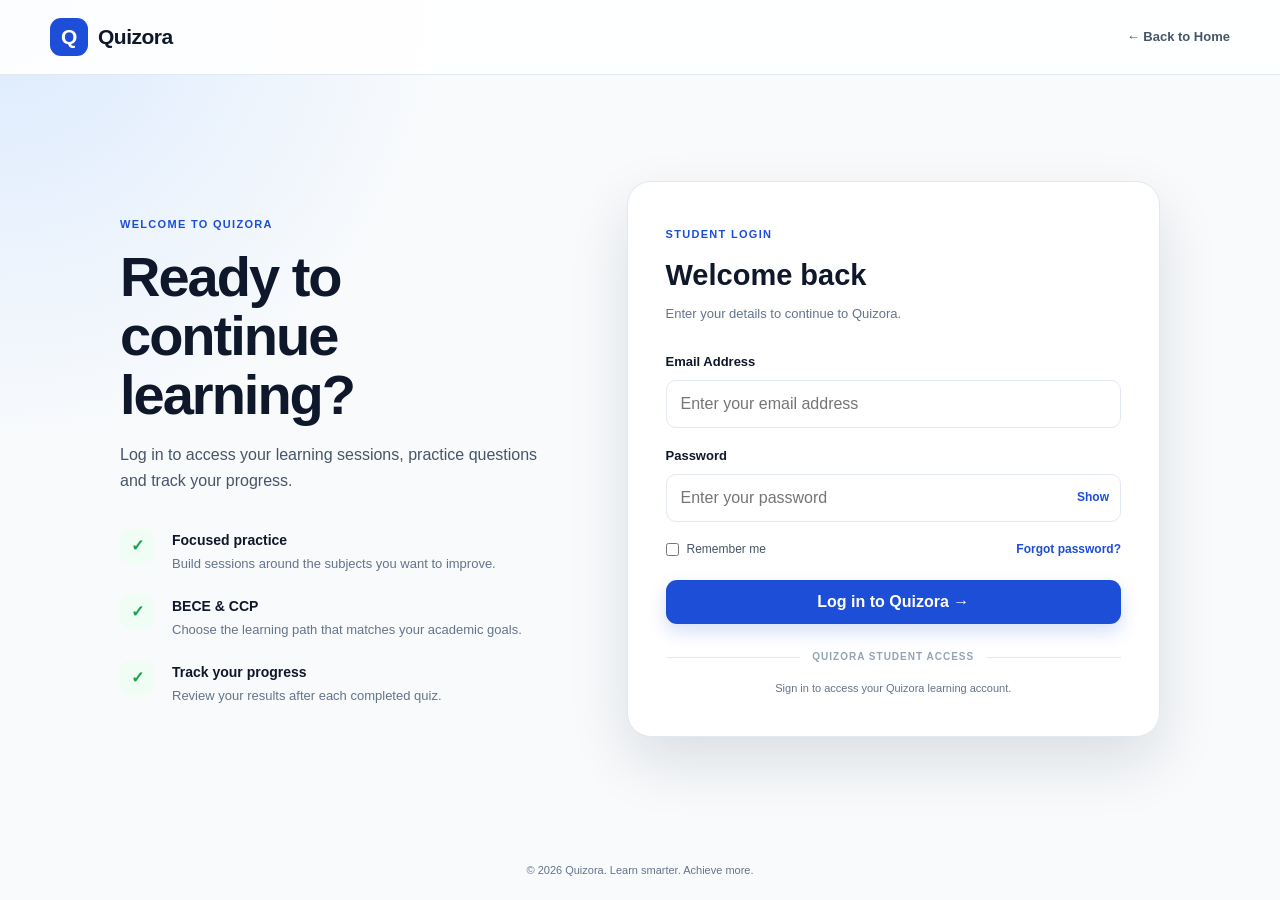
<file: dashboard.html>
<!DOCTYPE html>
<html lang="en">

<head>
    <meta charset="UTF-8">
    <meta name="viewport" content="width=device-width, initial-scale=1.0">

    <title>Dashboard | Quizora</title>

    <link rel="stylesheet" href="style.css">

    <link rel="preconnect" href="https://fonts.googleapis.com">
    <link rel="preconnect" href="https://fonts.gstatic.com" crossorigin>
    <link href="https://fonts.googleapis.com/css2?family=Inter:wght@400;500;600;700;800&display=swap" rel="stylesheet">
</head>

<body class="dashboard-page">

    <!-- HEADER -->
    <header class="dashboard-header">
        <div class="container dashboard-nav">

            <a href="dashboard.html" class="dashboard-logo">
                Quizora
            </a>

            <nav class="dashboard-nav-links">
                <a href="dashboard.html" class="active">Dashboard</a>
                <a href="courses.html">Courses</a>
                <a href="#progress">Progress</a>
            </nav>

            <div class="dashboard-user">
                <div class="dashboard-user-info">
                    <span class="dashboard-user-label">Student</span>
                    <strong data-student-name>Student</strong>
                </div>

                <button type="button" class="dashboard-logout" data-logout>
                    Logout
                </button>
            </div>

        </div>
    </header>


    <main class="dashboard-main">

        <!-- WELCOME SECTION -->
        <section class="dashboard-welcome">
            <div class="container">

                <div class="dashboard-welcome-card">

                    <div class="dashboard-welcome-content">

                        <span class="dashboard-eyebrow">
                            STUDENT DASHBOARD
                        </span>

                        <h1>
                            Welcome back,
                            <span data-student-name>Student</span>!
                        </h1>

                        <p>
                            Ready for another study session?
                            Keep practising and build your confidence
                            one question at a time.
                        </p>


                        <div class="dashboard-welcome-actions">
                            <a href="courses.html" class="dashboard-primary-button">
                                Start a Quiz
                            </a>

                            <a href="#progress" class="dashboard-secondary-button">
                                View Progress
                            </a>

                            <a href="payment.html" class="dashboard-secondary-button">
                                Upgrade Subscription
                            </a>
                        </div>



                        <!-- MOTIVATIONAL QUOTE -->
                        <div class="dashboard-quote-card">

                            <span class="quote-label">
                                Daily Motivation
                            </span>

                            <blockquote id="dailyQuote">
                                “Success is built one question at a time.”
                            </blockquote>

                            <p>
                                Keep learning. Keep improving.
                            </p>

                        </div>

                    </div>

                </div>
        </section>


        <!-- QUICK ACTION -->
        <section class="dashboard-section">

            <div class="container">

                <div class="dashboard-section-heading">

                    <div>
                        <span class="dashboard-eyebrow">
                            QUICK START
                        </span>

                        <h2>What would you like to do?</h2>
                    </div>

                </div>


                <div class="dashboard-action-grid">

                    <a href="courses.html" class="dashboard-action-card">

                        <div class="dashboard-action-icon">
                            ▶
                        </div>

                        <div>
                            <h3>Start Practice</h3>

                            <p>
                                Choose a BECE subject and practise
                                without a timer.
                            </p>
                        </div>

                        <span class="dashboard-action-arrow">
                            →
                        </span>

                    </a>


                    <a href="courses.html" class="dashboard-action-card">

                        <div class="dashboard-action-icon">
                            ⏱
                        </div>

                        <div>
                            <h3>Timed Quiz</h3>

                            <p>
                                Test yourself under exam-style
                                timed conditions.
                            </p>
                        </div>

                        <span class="dashboard-action-arrow">
                            →
                        </span>

                    </a>

                </div>

            </div>

        </section>


        <!-- PROGRESS SUMMARY -->
        <section class="dashboard-section dashboard-progress-section" id="progress">

            <div class="container">

                <div class="dashboard-section-heading">

                    <div>
                        <span class="dashboard-eyebrow">
                            YOUR PROGRESS
                        </span>

                        <h2>Progress Summary</h2>

                        <p>
                            Your learning performance will appear here
                            as you complete quizzes.
                        </p>
                    </div>

                </div>


                <div class="dashboard-stats-grid">

                    <!-- ATTEMPTS -->
                    <article class="dashboard-stat-card">

                        <div class="dashboard-stat-top">

                            <span class="dashboard-stat-icon">
                                ✓
                            </span>

                            <span class="dashboard-stat-label">
                                Quiz Attempts
                            </span>

                        </div>

                        <strong class="dashboard-stat-number" id="dashboardAttempts">
                            0
                        </strong>

                        <p>
                            Completed quizzes
                        </p>

                    </article>


                    <!-- ACCURACY -->
                    <article class="dashboard-stat-card">

                        <div class="dashboard-stat-top">

                            <span class="dashboard-stat-icon">
                                %
                            </span>

                            <span class="dashboard-stat-label">
                                Average Accuracy
                            </span>

                        </div>

                        <strong class="dashboard-stat-number" id="dashboardAccuracy">
                            0%
                        </strong>

                        <p>
                            Overall performance
                        </p>

                    </article>


                    <!-- BEST SCORE -->
                    <article class="dashboard-stat-card">

                        <div class="dashboard-stat-top">

                            <span class="dashboard-stat-icon">
                                ★
                            </span>

                            <span class="dashboard-stat-label">
                                Best Score
                            </span>

                        </div>

                        <strong class="dashboard-stat-number" id="dashboardBestScore">
                            0%
                        </strong>

                        <p>
                            Highest quiz result
                        </p>

                    </article>


                    <!-- RECENT SUBJECT -->
                    <article class="dashboard-stat-card">

                        <div class="dashboard-stat-top">

                            <span class="dashboard-stat-icon">
                                ◉
                            </span>

                            <span class="dashboard-stat-label">
                                Recent Subject
                            </span>

                        </div>

                        <strong class="dashboard-stat-number dashboard-subject-stat" id="dashboardRecentSubject">
                            —
                        </strong>

                        <p>
                            Last subject practised
                        </p>

                    </article>

                </div>

            </div>

        </section>


        <!-- RECENT PERFORMANCE -->
        <section class="dashboard-section">

            <div class="container">

                <div class="dashboard-performance-grid">


                    <!-- RECENT ACTIVITY -->
                    <article class="dashboard-panel">

                        <div class="dashboard-panel-header">

                            <div>
                                <span class="dashboard-eyebrow">
                                    ACTIVITY
                                </span>

                                <h2>Recent Performance</h2>
                            </div>

                        </div>


                        <div class="dashboard-empty-state" id="dashboardRecentActivity">

                            <div class="dashboard-empty-icon">
                                📊
                            </div>

                            <h3>No quiz activity yet</h3>

                            <p>
                                Complete your first quiz and your
                                recent performance will appear here.
                            </p>

                            <a href="courses.html" class="dashboard-small-button">
                                Take Your First Quiz
                            </a>

                        </div>

                    </article>


                    <!-- QUIZ MODE -->
                    <article class="dashboard-panel">

                        <div class="dashboard-panel-header">

                            <div>
                                <span class="dashboard-eyebrow">
                                    QUIZ MODES
                                </span>

                                <h2>Choose Your Mode</h2>
                            </div>

                        </div>


                        <div class="dashboard-mode-list">

                            <div class="dashboard-mode-item">

                                <div class="dashboard-mode-icon">
                                    📖
                                </div>

                                <div>
                                    <h3>Practice Mode</h3>

                                    <p>
                                        Learn at your own pace with
                                        no timer.
                                    </p>
                                </div>

                            </div>


                            <div class="dashboard-mode-item">

                                <div class="dashboard-mode-icon">
                                    ⏱
                                </div>

                                <div>
                                    <h3>Exam Mode</h3>

                                    <p>
                                        Practise with a timer for an
                                        exam-style experience.
                                    </p>
                                </div>

                            </div>

                        </div>


                        <a href="courses.html" class="dashboard-full-button">
                            Continue to Courses
                        </a>

                    </article>

                </div>

            </div>

        </section>


        <!-- CONTINUE LEARNING -->
        <section class="dashboard-continue-section">

            <div class="container">

                <div class="dashboard-continue-card">

                    <div>

                        <span class="dashboard-eyebrow">
                            READY TO CONTINUE?
                        </span>

                        <h2>
                            Build your next Quizora session.
                        </h2>

                        <p>
                            Select your subject, exam year and quiz
                            mode to begin practising.
                        </p>

                    </div>

                    <a href="courses.html" class="dashboard-primary-button">
                        Browse Courses →
                    </a>

                </div>

            </div>

        </section>

    </main>


    <!-- FOOTER -->
    <footer class="dashboard-footer">

        <div class="container dashboard-footer-content">

            <strong>Quizora</strong>

            <p>
                Learn. Practise. Improve.
            </p>

        </div>

    </footer>


    <script src="api.js"></script>
    <script src="script.js"></script>

</body>

</html>
</file>
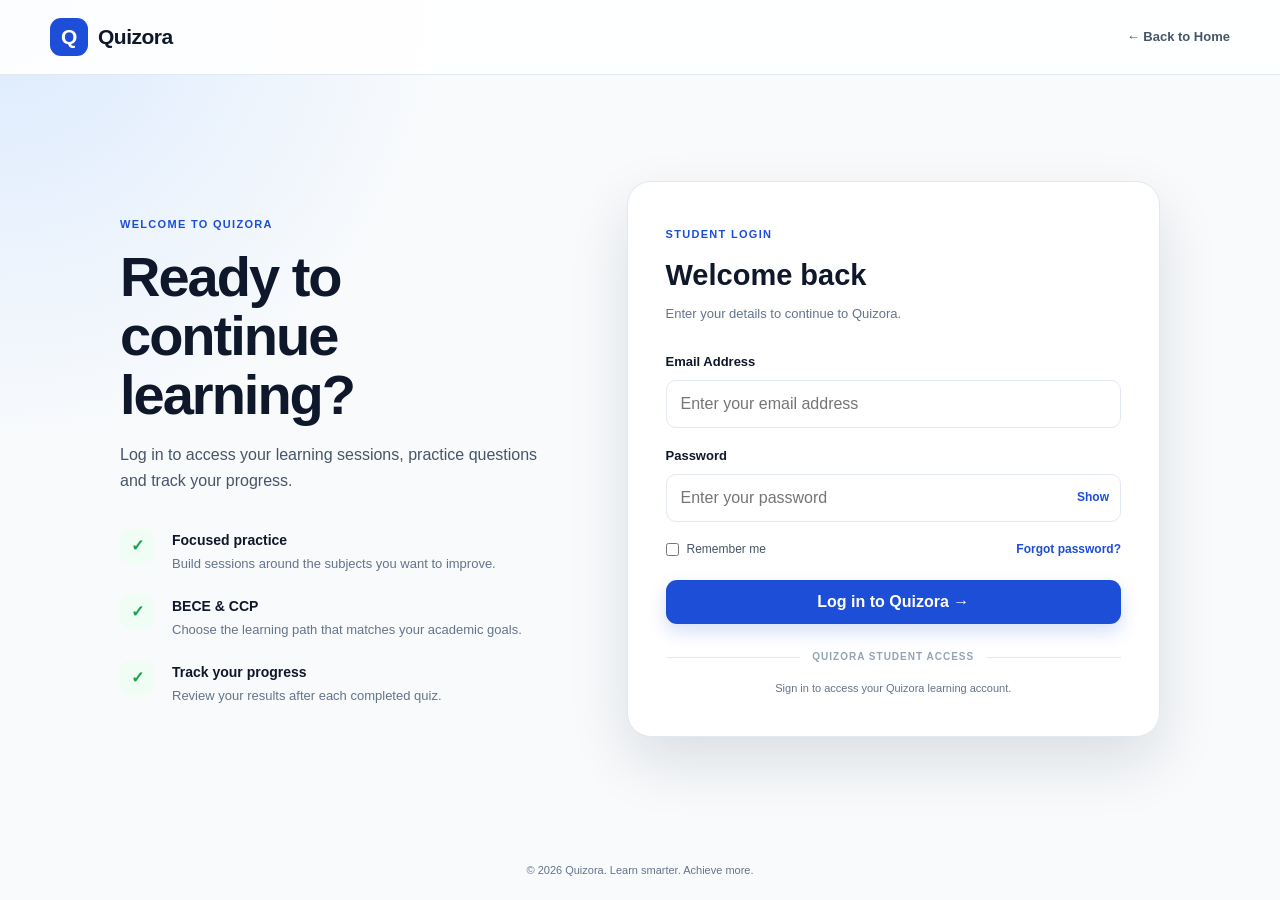
<file: Dashboard.html>
<!DOCTYPE html>
<html lang="en">

<head>
    <meta charset="UTF-8">
    <meta name="viewport" content="width=device-width, initial-scale=1.0">

    <title>Dashboard | Quizora</title>

    <link rel="stylesheet" href="style.css">

    <link rel="preconnect" href="https://fonts.googleapis.com">
    <link rel="preconnect" href="https://fonts.gstatic.com" crossorigin>
    <link href="https://fonts.googleapis.com/css2?family=Inter:wght@400;500;600;700;800&display=swap" rel="stylesheet">
</head>

<body class="dashboard-page">

    <!-- HEADER -->
    <header class="dashboard-header">
        <div class="container dashboard-nav">

            <a href="Dashboard.html" class="dashboard-logo">
                Quizora
            </a>

            <nav class="dashboard-nav-links">
                <a href="Dashboard.html" class="active">Dashboard</a>
                <a href="courses.html">Courses</a>
                <a href="#progress">Progress</a>
            </nav>

            <div class="dashboard-user">
                <div class="dashboard-user-info">
                    <span class="dashboard-user-label">Student</span>
                    <strong data-student-name>Student</strong>
                </div>

                <button type="button" class="dashboard-logout" data-logout>
                    Logout
                </button>
            </div>

        </div>
    </header>


    <main class="dashboard-main">

        <!-- WELCOME SECTION -->
        <section class="dashboard-welcome">
            <div class="container">

                <div class="dashboard-welcome-card">

                    <div class="dashboard-welcome-content">

                        <span class="dashboard-eyebrow">
                            STUDENT DASHBOARD
                        </span>

                        <h1>
                            Welcome back,
                            <span data-student-name>Student</span>!
                        </h1>

                        <p>
                            Ready for another study session?
                            Keep practising and build your confidence
                            one question at a time.
                        </p>


                        <div class="dashboard-welcome-actions">
                            <a href="courses.html" class="dashboard-primary-button">
                                Start a Quiz
                            </a>

                            <a href="#progress" class="dashboard-secondary-button">
                                View Progress
                            </a>

                            <a href="payment.html" class="dashboard-secondary-button">
                                Upgrade Subscription
                            </a>
                        </div>



                        <!-- MOTIVATIONAL QUOTE -->
                        <div class="dashboard-quote-card">

                            <span class="quote-label">
                                Daily Motivation
                            </span>

                            <blockquote id="dailyQuote">
                                “Success is built one question at a time.”
                            </blockquote>

                            <p>
                                Keep learning. Keep improving.
                            </p>

                        </div>

                    </div>

                </div>
        </section>


        <!-- QUICK ACTION -->
        <section class="dashboard-section">

            <div class="container">

                <div class="dashboard-section-heading">

                    <div>
                        <span class="dashboard-eyebrow">
                            QUICK START
                        </span>

                        <h2>What would you like to do?</h2>
                    </div>

                </div>


                <div class="dashboard-action-grid">

                    <a href="courses.html" class="dashboard-action-card">

                        <div class="dashboard-action-icon">
                            ▶
                        </div>

                        <div>
                            <h3>Start Practice</h3>

                            <p>
                                Choose a BECE subject and practise
                                without a timer.
                            </p>
                        </div>

                        <span class="dashboard-action-arrow">
                            →
                        </span>

                    </a>


                    <a href="courses.html" class="dashboard-action-card">

                        <div class="dashboard-action-icon">
                            ⏱
                        </div>

                        <div>
                            <h3>Timed Quiz</h3>

                            <p>
                                Test yourself under exam-style
                                timed conditions.
                            </p>
                        </div>

                        <span class="dashboard-action-arrow">
                            →
                        </span>

                    </a>

                </div>

            </div>

        </section>


        <!-- PROGRESS SUMMARY -->
        <section class="dashboard-section dashboard-progress-section" id="progress">

            <div class="container">

                <div class="dashboard-section-heading">

                    <div>
                        <span class="dashboard-eyebrow">
                            YOUR PROGRESS
                        </span>

                        <h2>Progress Summary</h2>

                        <p>
                            Your learning performance will appear here
                            as you complete quizzes.
                        </p>
                    </div>

                </div>


                <div class="dashboard-stats-grid">

                    <!-- ATTEMPTS -->
                    <article class="dashboard-stat-card">

                        <div class="dashboard-stat-top">

                            <span class="dashboard-stat-icon">
                                ✓
                            </span>

                            <span class="dashboard-stat-label">
                                Quiz Attempts
                            </span>

                        </div>

                        <strong class="dashboard-stat-number" id="dashboardAttempts">
                            0
                        </strong>

                        <p>
                            Completed quizzes
                        </p>

                    </article>


                    <!-- ACCURACY -->
                    <article class="dashboard-stat-card">

                        <div class="dashboard-stat-top">

                            <span class="dashboard-stat-icon">
                                %
                            </span>

                            <span class="dashboard-stat-label">
                                Average Accuracy
                            </span>

                        </div>

                        <strong class="dashboard-stat-number" id="dashboardAccuracy">
                            0%
                        </strong>

                        <p>
                            Overall performance
                        </p>

                    </article>


                    <!-- AVERAGE SCORE -->
                    <article class="dashboard-stat-card">

                        <div class="dashboard-stat-top">

                            <span class="dashboard-stat-icon">
                                ★
                            </span>

                            <span class="dashboard-stat-label">
                                Average Score
                            </span>

                        </div>

                        <strong class="dashboard-stat-number" id="dashboardBestScore">
                            0%
                        </strong>

                        <p>
                            Average across completed quizzes
                        </p>

                    </article>


                    <!-- RECENT SUBJECT -->
                    <article class="dashboard-stat-card">

                        <div class="dashboard-stat-top">

                            <span class="dashboard-stat-icon">
                                ◉
                            </span>

                            <span class="dashboard-stat-label">
                                Recent Subject
                            </span>

                        </div>

                        <strong class="dashboard-stat-number dashboard-subject-stat" id="dashboardRecentSubject">
                            —
                        </strong>

                        <p>
                            Last subject practised
                        </p>

                    </article>

                </div>

            </div>

        </section>


        <!-- RECENT PERFORMANCE -->
        <section class="dashboard-section">

            <div class="container">

                <div class="dashboard-performance-grid">


                    <!-- RECENT ACTIVITY -->
                    <article class="dashboard-panel">

                        <div class="dashboard-panel-header">

                            <div>
                                <span class="dashboard-eyebrow">
                                    ACTIVITY
                                </span>

                                <h2>Recent Performance</h2>
                            </div>

                        </div>


                        <div class="dashboard-empty-state" id="dashboardRecentActivity">

                            <div class="dashboard-empty-icon">
                                📊
                            </div>

                            <h3>No quiz activity yet</h3>

                            <p>
                                Complete your first quiz and your
                                recent performance will appear here.
                            </p>

                            <a href="courses.html" class="dashboard-small-button">
                                Take Your First Quiz
                            </a>

                        </div>

                    </article>


                    <!-- QUIZ MODE -->
                    <article class="dashboard-panel">

                        <div class="dashboard-panel-header">

                            <div>
                                <span class="dashboard-eyebrow">
                                    QUIZ MODES
                                </span>

                                <h2>Choose Your Mode</h2>
                            </div>

                        </div>


                        <div class="dashboard-mode-list">

                            <div class="dashboard-mode-item">

                                <div class="dashboard-mode-icon">
                                    📖
                                </div>

                                <div>
                                    <h3>Practice Mode</h3>

                                    <p>
                                        Learn at your own pace with
                                        no timer.
                                    </p>
                                </div>

                            </div>


                            <div class="dashboard-mode-item">

                                <div class="dashboard-mode-icon">
                                    ⏱
                                </div>

                                <div>
                                    <h3>Exam Mode</h3>

                                    <p>
                                        Practise with a timer for an
                                        exam-style experience.
                                    </p>
                                </div>

                            </div>

                        </div>


                        <a href="courses.html" class="dashboard-full-button">
                            Continue to Courses
                        </a>

                    </article>

                </div>

            </div>

        </section>


        <!-- CONTINUE LEARNING -->
        <section class="dashboard-continue-section">

            <div class="container">

                <div class="dashboard-continue-card">

                    <div>

                        <span class="dashboard-eyebrow">
                            READY TO CONTINUE?
                        </span>

                        <h2>
                            Build your next Quizora session.
                        </h2>

                        <p>
                            Select your subject, exam year and quiz
                            mode to begin practising.
                        </p>

                    </div>

                    <a href="courses.html" class="dashboard-primary-button">
                        Browse Courses →
                    </a>

                </div>

            </div>

        </section>

    </main>


    <!-- FOOTER -->
    <footer class="dashboard-footer">

        <div class="container dashboard-footer-content">

            <strong>Quizora</strong>

            <p>
                Learn. Practise. Improve.
            </p>

        </div>

    </footer>


    <script src="api-config.js"></script>
    <script src="api.js"></script>
    <script src="student-app.js"></script>
    <script src="script.js"></script>

</body>

</html>
</file>
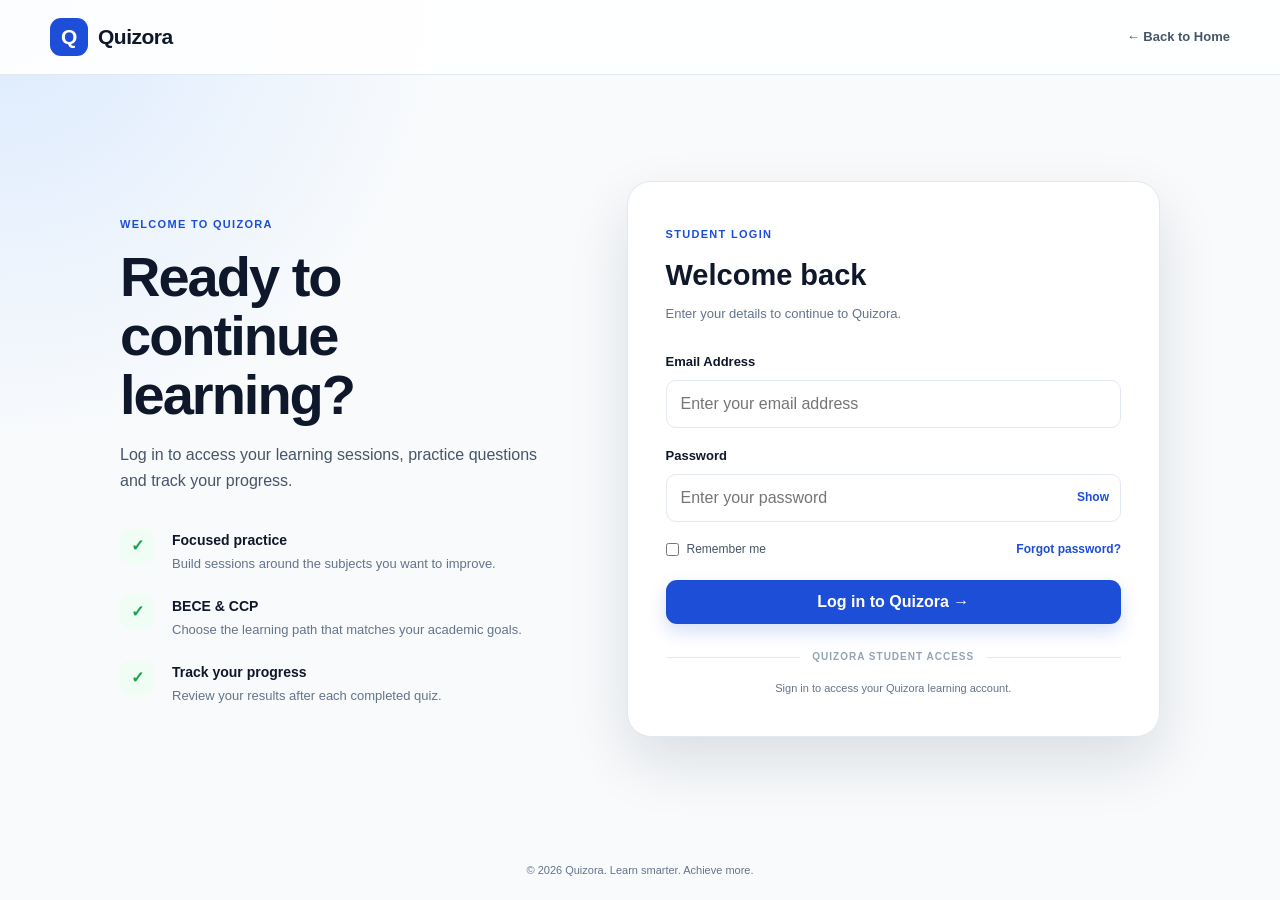
<file: loading.html>
<!DOCTYPE html>
<html lang="en">

<head>
    <meta charset="UTF-8">
    <meta name="viewport" content="width=device-width, initial-scale=1.0">

    <title>Loading - Quizora</title>

    <style>
        * {
            margin: 0;
            padding: 0;
            box-sizing: border-box;
        }

        body {
            min-height: 100vh;
            font-family: Arial, Helvetica, sans-serif;
            overflow: hidden;
            background: #0f172a;
        }

        .loading-screen {
            position: relative;
            width: 100%;
            min-height: 100vh;
            display: flex;
            align-items: center;
            justify-content: center;
        }

        .loading-background {
            position: absolute;
            inset: 0;

            background:
                linear-gradient(rgba(29, 78, 216, 0.82),
                    rgba(30, 64, 175, 0.88)),
                radial-gradient(circle at top right,
                    rgba(255, 255, 255, 0.18),
                    transparent 35%);

            transform: scale(1.05);
        }

        .background-shape {
            position: absolute;
            border-radius: 50%;
            background: rgba(255, 255, 255, 0.08);
        }

        .shape-one {
            width: 320px;
            height: 320px;
            top: -100px;
            right: -80px;
        }

        .shape-two {
            width: 220px;
            height: 220px;
            bottom: -70px;
            left: -50px;
        }

        .shape-three {
            width: 120px;
            height: 120px;
            top: 20%;
            left: 10%;
        }

        .loading-content {
            position: relative;
            z-index: 2;
            width: 90%;
            max-width: 500px;
            text-align: center;
            color: white;
        }

        .loading-logo {
            display: inline-flex;
            align-items: center;
            gap: 12px;
            margin-bottom: 36px;
            font-size: 38px;
            font-weight: 800;
            letter-spacing: -1px;
        }

        .loading-logo-mark {
            width: 52px;
            height: 52px;
            display: grid;
            place-items: center;
            border-radius: 14px;
            background: white;
            color: #1d4ed8;
            font-size: 28px;
            font-weight: 900;
            box-shadow: 0 12px 30px rgba(0, 0, 0, 0.16);
        }

        .loading-content h1 {
            font-size: 30px;
            line-height: 1.2;
            margin-bottom: 12px;
        }

        .loading-content p {
            font-size: 15px;
            line-height: 1.7;
            color: rgba(255, 255, 255, 0.82);
        }

        .loader {
            display: flex;
            align-items: center;
            justify-content: center;
            gap: 9px;
            margin: 30px 0 22px;
        }

        .loader span {
            width: 11px;
            height: 11px;
            border-radius: 50%;
            background: white;
            animation: bounce 1.2s infinite ease-in-out;
        }

        .loader span:nth-child(2) {
            animation-delay: 0.15s;
        }

        .loader span:nth-child(3) {
            animation-delay: 0.3s;
        }

        .loading-status {
            display: inline-flex;
            align-items: center;
            gap: 8px;
            padding: 9px 15px;
            border: 1px solid rgba(255, 255, 255, 0.18);
            border-radius: 999px;
            background: rgba(255, 255, 255, 0.1);
            font-size: 13px;
            color: rgba(255, 255, 255, 0.9);
        }

        @keyframes bounce {

            0%,
            80%,
            100% {
                transform: scale(0.7);
                opacity: 0.45;
            }

            40% {
                transform: scale(1);
                opacity: 1;
            }
        }

        @media (max-width: 600px) {
            .loading-logo {
                font-size: 32px;
            }

            .loading-logo-mark {
                width: 46px;
                height: 46px;
                font-size: 24px;
            }

            .loading-content h1 {
                font-size: 25px;
            }
        }
    </style>
</head>

<body>

    <main class="loading-screen">

        <div class="loading-background"></div>

        <div class="background-shape shape-one"></div>
        <div class="background-shape shape-two"></div>
        <div class="background-shape shape-three"></div>

        <div class="loading-content">

            <div class="loading-logo">
                <span class="loading-logo-mark">Q</span>
                <span>Quizora</span>
            </div>

            <h1>
                Preparing your learning session
            </h1>

            <p>
                We're getting your Quizora experience ready.
            </p>

            <div class="loader" aria-label="Loading">
                <span></span>
                <span></span>
                <span></span>
            </div>

            <div class="loading-status">
                Loading your courses...
            </div>

        </div>

    </main>


    <script>
        const studentName =
            localStorage.getItem("quizoraStudentName");

        if (!studentName) {
            window.location.replace("login.html");
        } else {
            setTimeout(() => {
                window.location.replace("dashboard.html");
            }, 2500);
        }
    </script>

</body>

</html>
</file>
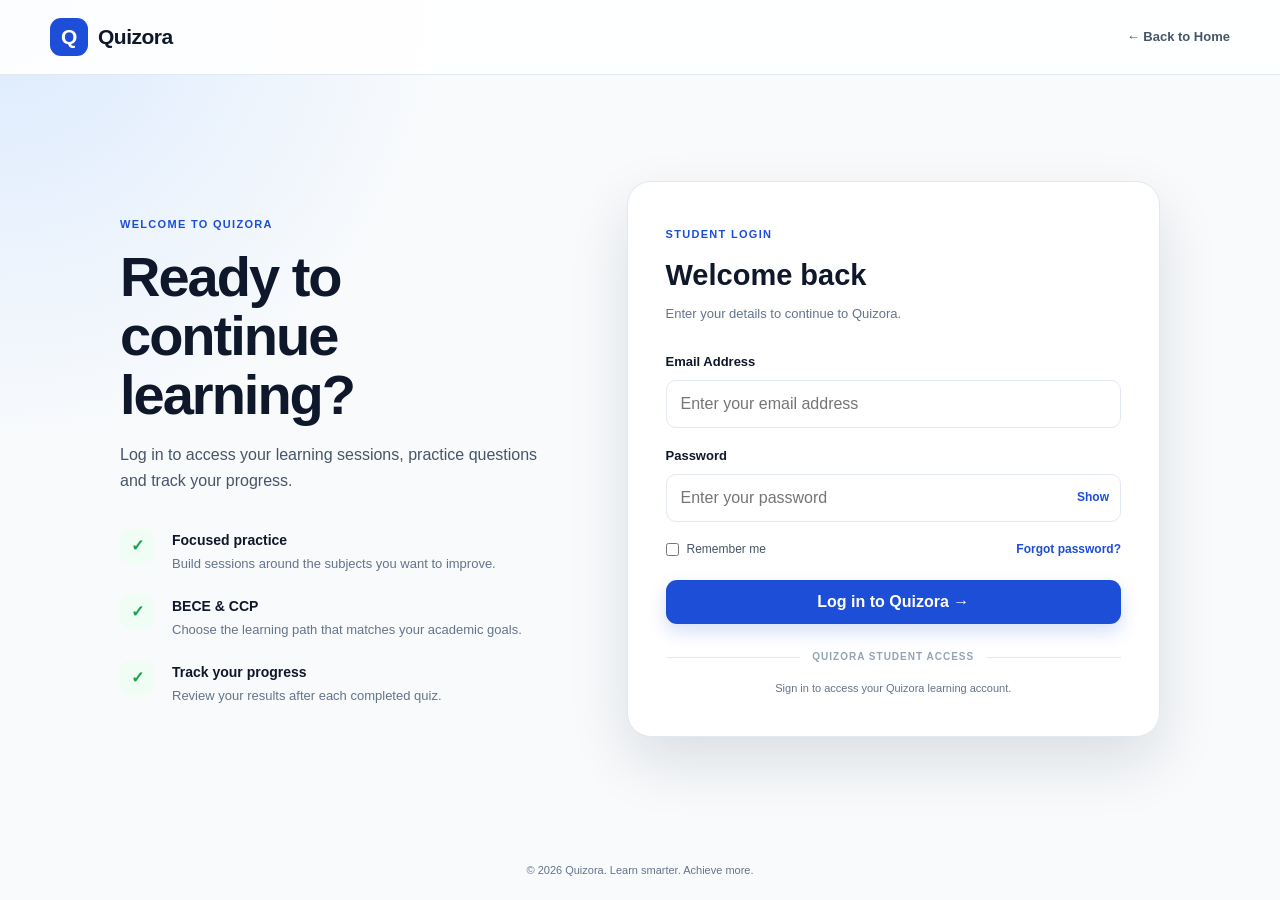
<file: login.html>
<!DOCTYPE html>
<html lang="en">

<head>
    <meta charset="UTF-8">
    <meta name="viewport" content="width=device-width, initial-scale=1.0">

    <title>Login - Quizora</title>

    <meta name="description" content="Log in to Quizora and continue your learning journey.">

    <link rel="stylesheet" href="style.css">
</head>

<body class="auth-page">

    <header class="auth-header">
        <div class="container auth-header-inner">

            <a href="index.html" class="logo">
                <span class="logo-mark">Q</span>
                <span>Quizora</span>
            </a>

            <a href="index.html" class="back-home">
                ← Back to Home
            </a>

        </div>
    </header>

    <main class="auth-main">

        <section class="auth-wrapper">

            <div class="auth-info">

                <span class="section-tag">
                    WELCOME TO QUIZORA
                </span>

                <h1>
                    Ready to continue learning?
                </h1>

                <p>
                    Log in to access your learning sessions,
                    practice questions and track your progress.
                </p>

                <div class="auth-benefits">

                    <div class="auth-benefit">

                        <div class="auth-benefit-icon">
                            ✓
                        </div>

                        <div>
                            <strong>Focused practice</strong>

                            <span>
                                Build sessions around the subjects
                                you want to improve.
                            </span>
                        </div>

                    </div>

                    <div class="auth-benefit">

                        <div class="auth-benefit-icon">
                            ✓
                        </div>

                        <div>
                            <strong>BECE & CCP</strong>

                            <span>
                                Choose the learning path that matches
                                your academic goals.
                            </span>
                        </div>

                    </div>

                    <div class="auth-benefit">

                        <div class="auth-benefit-icon">
                            ✓
                        </div>

                        <div>
                            <strong>Track your progress</strong>

                            <span>
                                Review your results after each
                                completed quiz.
                            </span>
                        </div>

                    </div>

                </div>

            </div>

            <div class="auth-card">

                <div class="auth-card-heading">

                    <span class="auth-small-label">
                        STUDENT LOGIN
                    </span>

                    <h2>Welcome back</h2>

                    <p>
                        Enter your details to continue to Quizora.
                    </p>

                </div>

                <form id="loginForm" class="login-form">

                    <div class="form-group">

                        <label for="studentName">
                            Full Name
                        </label>

                        <input type="text" id="studentName" name="studentName" placeholder="Enter your full name"
                            autocomplete="name" required>

                    </div>

                    <div class="form-group">

                        <label for="studentEmail">
                            Email Address
                        </label>

                        <input type="email" id="studentEmail" name="studentEmail" placeholder="Enter your email address"
                            autocomplete="email" required>

                    </div>

                    <div class="form-group">

                        <label for="studentPassword">
                            Password
                        </label>

                        <div class="password-field">

                            <input type="password" id="studentPassword" name="studentPassword"
                                placeholder="Enter your password" autocomplete="current-password" minlength="4"
                                required>

                            <button type="button" class="password-toggle" id="passwordToggle"
                                aria-label="Show password">
                                Show
                            </button>

                        </div>

                    </div>

                    <div class="form-options">

                        <label class="remember-option">

                            <input type="checkbox" id="rememberMe">

                            <span>Remember me</span>

                        </label>

                        <a href="#" class="forgot-link">
                            Forgot password?
                        </a>

                    </div>

                    <div class="form-message" id="loginMessage" aria-live="polite"></div>

                    <button type="submit" class="primary-button auth-submit">
                        Log in to Quizora →
                    </button>

                </form>

                <div class="auth-divider">
                    <span>Quizora Student Access</span>
                </div>

                <p class="auth-note">
                    Sign in to access your Quizora learning account.
                </p>

            </div>

        </section>

    </main>

    <footer class="auth-footer">
        <p>
            © 2026 Quizora. Learn smarter. Achieve more.
        </p>
    </footer>

    <!-- Backend API connection -->
    <script src="api.js"></script>

    <!-- Main Quizora frontend functionality -->
    <script src="script.js"></script>

</body>

</html>
</file>
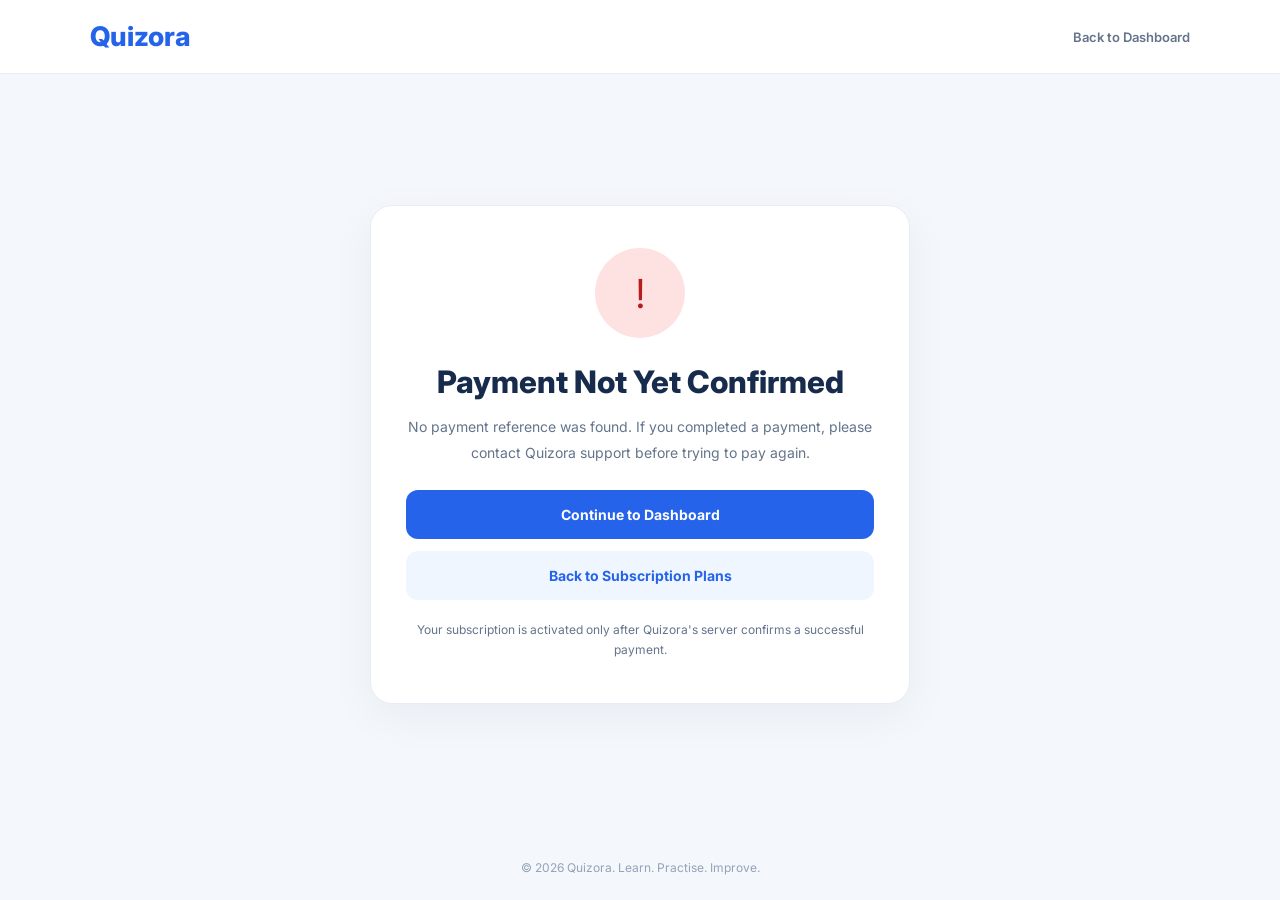
<file: payment succes.html>
<!DOCTYPE html>
<html lang="en">

<head>
    <meta charset="UTF-8">
    <meta name="viewport" content="width=device-width, initial-scale=1.0">
    <title>Payment Confirmation | Quizora</title>

    <link rel="preconnect" href="https://fonts.googleapis.com">
    <link rel="preconnect" href="https://fonts.gstatic.com" crossorigin>
    <link href="https://fonts.googleapis.com/css2?family=Inter:wght@400;500;600;700;800&display=swap" rel="stylesheet">

    <style>
        * {
            margin: 0;
            padding: 0;
            box-sizing: border-box;
        }

        body {
            font-family: 'Inter', sans-serif;
            background: #f4f7fc;
            color: #172b4d;
            min-height: 100vh;
            display: flex;
            flex-direction: column;
        }

        header {
            background: #ffffff;
            border-bottom: 1px solid #e8edf5;
            padding: 20px 6%;
        }

        .nav {
            max-width: 1100px;
            margin: auto;
            display: flex;
            align-items: center;
            justify-content: space-between;
        }

        .logo {
            font-size: 27px;
            font-weight: 800;
            color: #2563eb;
            text-decoration: none;
        }

        .back-link {
            text-decoration: none;
            color: #64748b;
            font-size: 13px;
            font-weight: 600;
        }

        main {
            flex: 1;
            display: flex;
            align-items: center;
            justify-content: center;
            padding: 50px 20px;
        }

        .confirmation-card {
            width: 100%;
            max-width: 540px;
            background: white;
            border: 1px solid #e8edf5;
            border-radius: 22px;
            padding: 42px 35px;
            text-align: center;
            box-shadow: 0 12px 45px rgba(15, 23, 42, 0.05);
        }

        .status-icon {
            width: 90px;
            height: 90px;
            border-radius: 50%;
            display: flex;
            align-items: center;
            justify-content: center;
            margin: 0 auto 25px;
            font-size: 40px;
            background: #eaf1ff;
            color: #2563eb;
        }

        .status-icon.loading {
            background: #eaf1ff;
        }

        .status-icon.success {
            background: #dcfce7;
            color: #15803d;
        }

        .status-icon.error {
            background: #fee2e2;
            color: #b91c1c;
        }

        .spinner {
            width: 40px;
            height: 40px;
            border: 4px solid #bfdbfe;
            border-top-color: #2563eb;
            border-radius: 50%;
            animation: spin 0.8s linear infinite;
        }

        @keyframes spin {
            to {
                transform: rotate(360deg);
            }
        }

        h1 {
            font-size: clamp(24px, 4vw, 31px);
            font-weight: 800;
            margin-bottom: 14px;
        }

        .description {
            color: #64748b;
            font-size: 14px;
            line-height: 1.8;
            margin-bottom: 25px;
        }

        .details {
            background: #f8fafc;
            border: 1px solid #e8edf5;
            border-radius: 14px;
            padding: 20px;
            margin-bottom: 24px;
            text-align: left;
        }

        .detail-row {
            display: flex;
            justify-content: space-between;
            gap: 15px;
            padding: 12px 0;
            font-size: 13px;
            border-bottom: 1px solid #e2e8f0;
        }

        .detail-row:last-child {
            border-bottom: none;
        }

        .detail-row span {
            color: #64748b;
        }

        .detail-row strong {
            text-align: right;
            overflow-wrap: anywhere;
        }

        .status-badge {
            display: inline-block;
            padding: 6px 11px;
            border-radius: 20px;
            background: #dcfce7;
            color: #15803d;
            font-size: 12px;
            font-weight: 700;
        }

        .button {
            display: block;
            width: 100%;
            padding: 16px;
            border: none;
            border-radius: 12px;
            background: #2563eb;
            color: white;
            text-decoration: none;
            font-family: inherit;
            font-size: 14px;
            font-weight: 700;
            cursor: pointer;
            margin-top: 12px;
        }

        .button:hover {
            background: #1d4ed8;
        }

        .button.secondary {
            background: #eff6ff;
            color: #2563eb;
        }

        .button.secondary:hover {
            background: #dbeafe;
        }

        .button:disabled {
            opacity: 0.6;
            cursor: not-allowed;
        }

        .hidden {
            display: none !important;
        }

        .notice {
            font-size: 12px;
            line-height: 1.7;
            color: #64748b;
            margin-top: 20px;
        }

        footer {
            padding: 25px;
            text-align: center;
            color: #94a3b8;
            font-size: 12px;
        }

        @media (max-width: 600px) {
            .confirmation-card {
                padding: 32px 22px;
            }

            .detail-row {
                font-size: 12px;
            }
        }
    </style>
</head>

<body>

    <header>
        <div class="nav">
            <a href="Dashboard.html" class="logo">Quizora</a>
            <a href="Dashboard.html" class="back-link">
                Back to Dashboard
            </a>
        </div>
    </header>

    <main>
        <section class="confirmation-card" aria-live="polite">

            <div id="statusIcon" class="status-icon loading">
                <div class="spinner"></div>
            </div>

            <h1 id="statusTitle">Verifying Your Payment</h1>

            <p id="statusDescription" class="description">
                Please wait while Quizora securely confirms your
                payment and subscription status.
            </p>

            <div id="paymentDetails" class="details hidden">

                <div class="detail-row">
                    <span>Payment Reference</span>
                    <strong id="paymentReference">—</strong>
                </div>

                <div class="detail-row">
                    <span>Subscription Plan</span>
                    <strong id="subscriptionPlan">—</strong>
                </div>

                <div class="detail-row">
                    <span>Amount Paid</span>
                    <strong id="amountPaid">—</strong>
                </div>

                <div class="detail-row">
                    <span>Payment Status</span>
                    <strong>
                        <span id="paymentStatus" class="status-badge">
                            Successful
                        </span>
                    </strong>
                </div>

            </div>

            <a href="Dashboard.html" id="dashboardButton" class="button hidden">
                Continue to Dashboard
            </a>

            <button id="retryButton" class="button hidden" type="button">
                Try Verification Again
            </button>

            <a href="payment.html" id="paymentButton" class="button secondary hidden">
                Back to Subscription Plans
            </a>

            <p class="notice">
                Your subscription is activated only after
                Quizora's server confirms a successful payment.
            </p>

        </section>
    </main>

    <footer>
        &copy; 2026 Quizora. Learn. Practise. Improve.
    </footer>

    <script>
        const API_BASE_URL = "http://localhost:8080";
        const AUTH_TOKEN_KEY = "quizoraToken";

        const statusIcon = document.getElementById("statusIcon");
        const statusTitle = document.getElementById("statusTitle");
        const statusDescription =
            document.getElementById("statusDescription");

        const paymentDetails =
            document.getElementById("paymentDetails");

        const paymentReference =
            document.getElementById("paymentReference");

        const subscriptionPlan =
            document.getElementById("subscriptionPlan");

        const amountPaid =
            document.getElementById("amountPaid");

        const dashboardButton =
            document.getElementById("dashboardButton");

        const retryButton =
            document.getElementById("retryButton");

        const paymentButton =
            document.getElementById("paymentButton");

        function setLoading() {
            statusIcon.className = "status-icon loading";
            statusIcon.innerHTML = '<div class="spinner"></div>';

            statusTitle.textContent = "Verifying Your Payment";

            statusDescription.textContent =
                "Please wait while Quizora securely confirms your payment.";

            paymentDetails.classList.add("hidden");
            dashboardButton.classList.add("hidden");
            retryButton.classList.add("hidden");
            paymentButton.classList.add("hidden");
        }

        function setSuccess(data, reference) {
            statusIcon.className = "status-icon success";
            statusIcon.textContent = "✓";

            statusTitle.textContent = "Payment Successful!";

            statusDescription.textContent =
                "Your payment has been verified and your Quizora subscription is active.";

            paymentReference.textContent =
                data.reference || reference;

            const plan = data.plan || data.subscriptionPlan;

            subscriptionPlan.textContent =
                plan === "MONTHLY"
                    ? "Monthly Plan"
                    : plan === "YEARLY"
                        ? "Yearly Plan"
                        : plan || "Subscription";

            /*
              The backend should return a formatted amount
              such as "GHS 50.00" after verifying payment.
            */
            amountPaid.textContent =
                data.formattedAmount || "Confirmed by Quizora";

            paymentDetails.classList.remove("hidden");
            dashboardButton.classList.remove("hidden");
            retryButton.classList.add("hidden");
            paymentButton.classList.add("hidden");
        }

        function setError(message) {
            statusIcon.className = "status-icon error";
            statusIcon.textContent = "!";

            statusTitle.textContent = "Payment Not Yet Confirmed";

            statusDescription.textContent =
                message ||
                "Quizora could not confirm your payment at this time.";

            paymentDetails.classList.add("hidden");
            dashboardButton.classList.remove("hidden");
            retryButton.classList.remove("hidden");
            paymentButton.classList.remove("hidden");
        }

        async function verifyPayment() {
            setLoading();

            const params = new URLSearchParams(
                window.location.search
            );

            /*
              Paystack commonly returns a reference
              in the callback URL.
            */
            const reference =
                params.get("reference") ||
                params.get("trxref");

            if (!reference) {
                setError(
                    "No payment reference was found. If you completed a payment, please contact Quizora support before trying to pay again."
                );
                retryButton.classList.add("hidden");
                return;
            }

            const token = localStorage.getItem(AUTH_TOKEN_KEY);

            if (!token) {
                setError(
                    "Your login session is unavailable. Please log in again to verify this payment."
                );
                retryButton.classList.add("hidden");
                return;
            }

            try {
                /*
                  PROPOSED BACKEND ENDPOINT:
        
                  GET /api/payments/verify?reference=...
        
                  Expected verified success response:
        
                  {
                    "verified": true,
                    "status": "success",
                    "subscriptionActive": true,
                    "reference": "payment-reference",
                    "plan": "MONTHLY",
                    "formattedAmount": "GHS 50.00"
                  }
        
                  This is an integration contract, not a
                  confirmed existing backend endpoint.
        
                  Backend must:
                  - Verify payment with Paystack securely.
                  - Confirm payment belongs to logged-in user.
                  - Check amount, currency and selected plan.
                  - Activate subscription once only.
                  - Return verified subscription status.
                */

                const url =
                    `${API_BASE_URL}/api/payments/verify?reference=` +
                    encodeURIComponent(reference);

                const response = await fetch(url, {
                    method: "GET",
                    headers: {
                        "Authorization": `Bearer ${token}`,
                        "Accept": "application/json"
                    },
                    cache: "no-store"
                });

                if (!response.ok) {
                    throw new Error(
                        "The server could not confirm this payment."
                    );
                }

                const data = await response.json();

                const verified =
                    data.verified === true;

                const successful =
                    data.status === "success";

                const subscriptionActive =
                    data.subscriptionActive === true;

                if (
                    verified &&
                    successful &&
                    subscriptionActive
                ) {
                    setSuccess(data, reference);
                } else {
                    setError(
                        "Your payment is pending or your subscription is not yet active. Please check again before making another payment."
                    );
                }

            } catch (error) {
                console.error("Payment verification error:", error);

                setError(
                    "We could not reach the verification service. If money was deducted, do not pay again yet. Please retry verification."
                );
            }
        }

        retryButton.addEventListener(
            "click",
            verifyPayment
        );

        verifyPayment();
    </script>

</body>

</html>
</file>
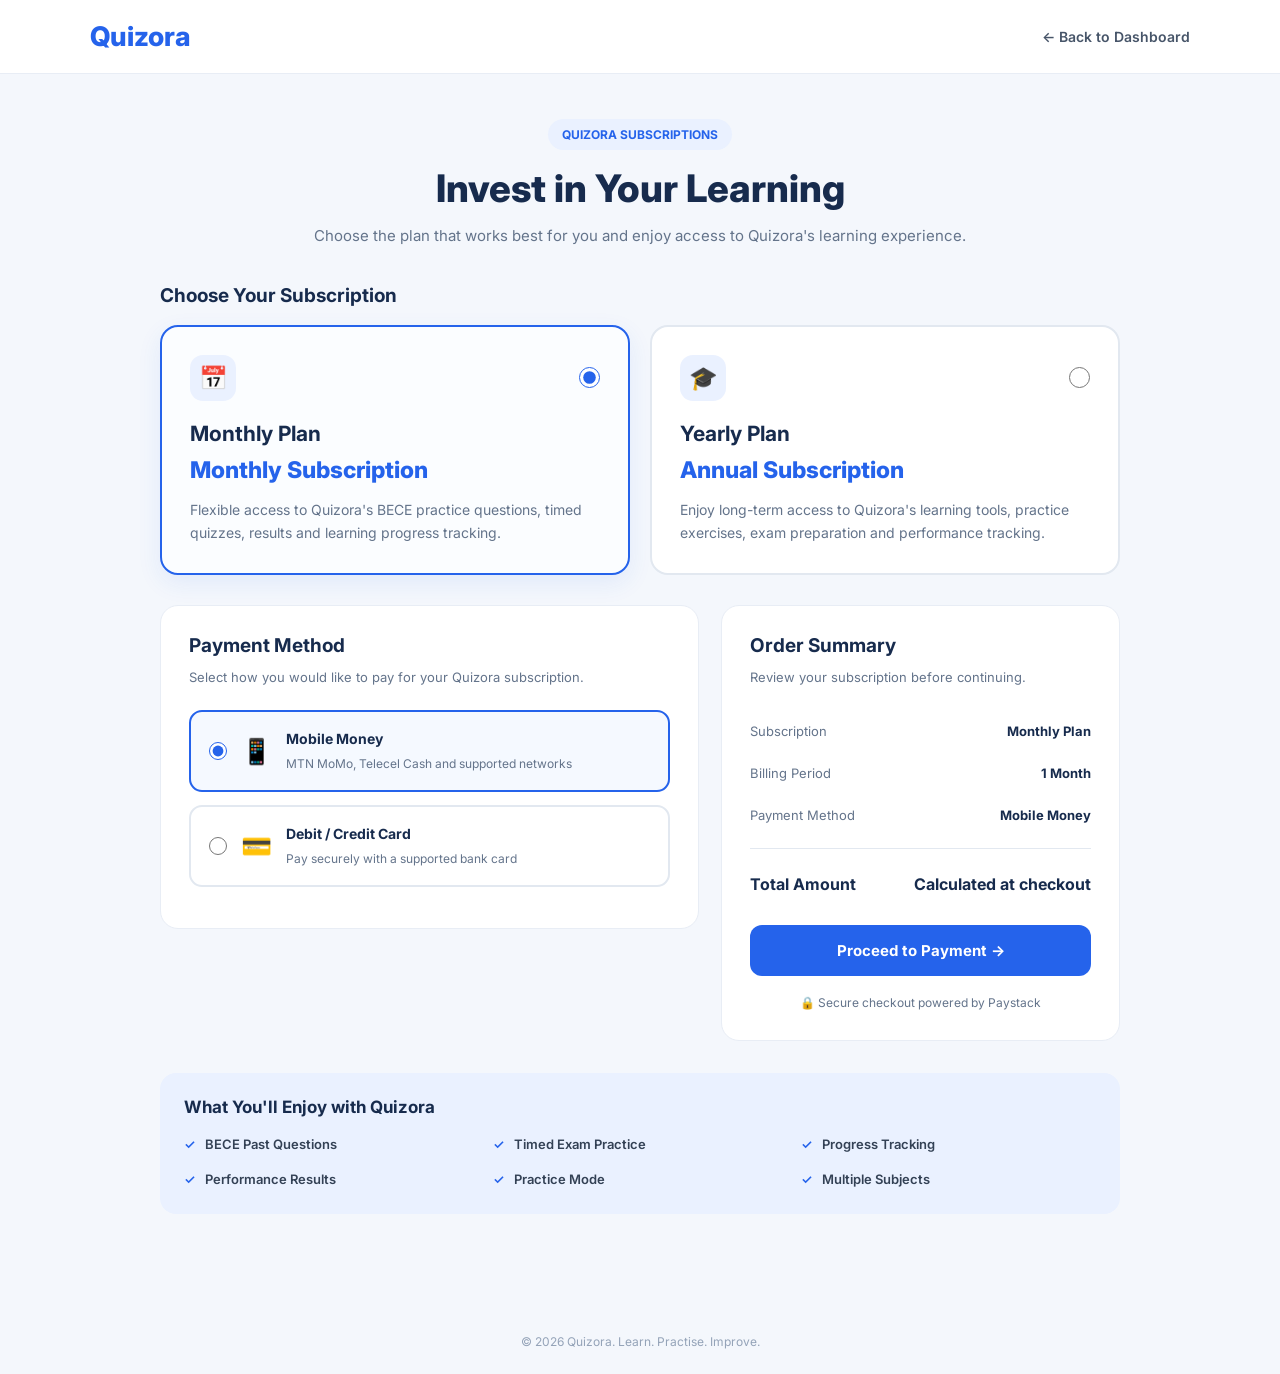
<file: payment.html>
<!DOCTYPE html>
<html lang="en">

<head>
    <meta charset="UTF-8">
    <meta name="viewport" content="width=device-width, initial-scale=1.0">
    <title>Subscription & Payment | Quizora</title>
    <link rel="preconnect" href="https://fonts.googleapis.com">
    <link rel="preconnect" href="https://fonts.gstatic.com" crossorigin>
    <link href="https://fonts.googleapis.com/css2?family=Inter:wght@400;500;600;700;800&display=swap" rel="stylesheet">

    <style>
        * {
            margin: 0;
            padding: 0;
            box-sizing: border-box;
        }

        body {
            font-family: 'Inter', sans-serif;
            background: #f4f7fc;
            color: #172b4d;
            min-height: 100vh;
        }

        .payment-header {
            background: white;
            border-bottom: 1px solid #e8edf5;
            padding: 20px 5%;
        }

        .nav-content {
            max-width: 1100px;
            margin: auto;
            display: flex;
            align-items: center;
            justify-content: space-between;
            gap: 20px;
        }

        .logo {
            font-size: 27px;
            font-weight: 800;
            color: #2563eb;
            text-decoration: none;
        }

        .back-link {
            text-decoration: none;
            color: #475569;
            font-size: 14px;
            font-weight: 600;
        }

        .back-link:hover {
            color: #2563eb;
        }

        .payment-container {
            max-width: 1000px;
            margin: 45px auto;
            padding: 0 20px 50px;
        }

        .page-intro {
            text-align: center;
            margin-bottom: 35px;
        }

        .eyebrow {
            display: inline-block;
            padding: 8px 14px;
            background: #eaf1ff;
            color: #2563eb;
            border-radius: 30px;
            font-size: 12px;
            font-weight: 700;
            margin-bottom: 15px;
        }

        .page-intro h1 {
            font-size: clamp(26px, 4vw, 38px);
            font-weight: 800;
            margin-bottom: 12px;
        }

        .page-intro p {
            color: #64748b;
            font-size: 15px;
            line-height: 1.7;
        }

        .section-title {
            font-size: 19px;
            font-weight: 700;
            margin-bottom: 18px;
        }

        .plans-grid {
            display: grid;
            grid-template-columns: repeat(2, 1fr);
            gap: 20px;
            margin-bottom: 30px;
        }

        .plan-card {
            background: white;
            padding: 28px;
            border: 2px solid #e2e8f0;
            border-radius: 18px;
            cursor: pointer;
            transition: 0.2s ease;
            position: relative;
            outline-offset: 4px;
        }

        .plan-card:hover {
            border-color: #93b4fa;
            transform: translateY(-2px);
        }

        .plan-card.selected {
            border-color: #2563eb;
            background: #fbfdff;
            box-shadow: 0 8px 25px rgba(37, 99, 235, 0.09);
        }

        .plan-top {
            display: flex;
            align-items: center;
            justify-content: space-between;
            margin-bottom: 20px;
        }

        .plan-icon {
            width: 46px;
            height: 46px;
            display: flex;
            align-items: center;
            justify-content: center;
            border-radius: 13px;
            background: #eaf1ff;
            font-size: 23px;
        }

        .plan-radio {
            width: 21px;
            height: 21px;
            accent-color: #2563eb;
            pointer-events: none;
        }

        .plan-card h3 {
            font-size: 21px;
            margin-bottom: 10px;
        }

        .plan-price {
            font-size: 23px;
            font-weight: 800;
            color: #2563eb;
            margin-bottom: 14px;
        }

        .plan-description {
            color: #64748b;
            font-size: 14px;
            line-height: 1.7;
        }

        .payment-layout {
            display: grid;
            grid-template-columns: 1.15fr 0.85fr;
            gap: 22px;
            align-items: start;
        }

        .payment-box {
            background: white;
            border: 1px solid #e8edf5;
            padding: 28px;
            border-radius: 18px;
        }

        .payment-box h2 {
            font-size: 19px;
            margin-bottom: 9px;
        }

        .box-description {
            color: #64748b;
            font-size: 13px;
            line-height: 1.7;
            margin-bottom: 22px;
        }

        .method-card {
            display: flex;
            align-items: center;
            gap: 14px;
            padding: 18px;
            border: 2px solid #e2e8f0;
            border-radius: 13px;
            margin-bottom: 13px;
            cursor: pointer;
            transition: 0.2s;
        }

        .method-card.selected {
            border-color: #2563eb;
            background: #f5f9ff;
        }

        .method-card input {
            accent-color: #2563eb;
            width: 18px;
            height: 18px;
        }

        .method-icon {
            font-size: 25px;
        }

        .method-info {
            flex: 1;
        }

        .method-info strong {
            display: block;
            font-size: 14px;
            margin-bottom: 5px;
        }

        .method-info small {
            color: #64748b;
            font-size: 12px;
        }

        .summary-row {
            display: flex;
            justify-content: space-between;
            gap: 16px;
            padding: 13px 0;
            font-size: 13px;
        }

        .summary-row span {
            color: #64748b;
        }

        .summary-row strong {
            text-align: right;
        }

        .summary-divider {
            border: none;
            border-top: 1px solid #e2e8f0;
            margin: 12px 0;
        }

        .total-row {
            font-size: 16px;
            font-weight: 700;
        }

        .total-row span {
            color: #172b4d;
        }

        .pay-btn {
            width: 100%;
            border: none;
            background: #2563eb;
            color: white;
            padding: 16px;
            border-radius: 12px;
            font-family: inherit;
            font-size: 15px;
            font-weight: 700;
            cursor: pointer;
            margin-top: 18px;
            transition: 0.2s;
        }

        .pay-btn:hover:not(:disabled) {
            background: #1d4ed8;
        }

        .pay-btn:disabled {
            background: #94a3b8;
            cursor: not-allowed;
        }

        .secure-text {
            text-align: center;
            color: #64748b;
            font-size: 12px;
            line-height: 1.6;
            margin-top: 17px;
        }

        .payment-message {
            margin-top: 15px;
            font-size: 13px;
            line-height: 1.6;
            text-align: center;
        }

        .payment-message.error {
            color: #b91c1c;
        }

        .payment-message.success {
            color: #15803d;
        }

        .benefits {
            margin-top: 32px;
            padding: 24px;
            background: #eaf1ff;
            border-radius: 16px;
        }

        .benefits h3 {
            font-size: 17px;
            margin-bottom: 17px;
        }

        .benefit-grid {
            display: grid;
            grid-template-columns: repeat(3, 1fr);
            gap: 14px;
        }

        .benefit {
            font-size: 13px;
            font-weight: 600;
            color: #334155;
            line-height: 1.6;
        }

        .benefit span {
            color: #2563eb;
            margin-right: 7px;
        }

        .footer {
            text-align: center;
            padding: 25px;
            color: #94a3b8;
            font-size: 12px;
        }

        @media (max-width: 750px) {

            .plans-grid,
            .payment-layout {
                grid-template-columns: 1fr;
            }

            .benefit-grid {
                grid-template-columns: 1fr;
            }

            .payment-container {
                margin-top: 30px;
            }

            .payment-box,
            .plan-card {
                padding: 23px;
            }
        }
    </style>
</head>

<body>

    <header class="payment-header">
        <div class="nav-content">
            <a href="Dashboard.html" class="logo">Quizora</a>

            <a href="Dashboard.html" class="back-link">
                &larr; Back to Dashboard
            </a>
        </div>
    </header>

    <main class="payment-container">

        <div class="page-intro">
            <span class="eyebrow">QUIZORA SUBSCRIPTIONS</span>

            <h1>Invest in Your Learning</h1>

            <p>
                Choose the plan that works best for you and
                enjoy access to Quizora's learning experience.
            </p>
        </div>

        <h2 class="section-title">Choose Your Subscription</h2>

        <section class="plans-grid" aria-label="Subscription plans">

            <div class="plan-card selected" data-plan="MONTHLY" role="button" tabindex="0" aria-pressed="true">
                <div class="plan-top">
                    <div class="plan-icon">📅</div>
                    <input type="radio" name="subscription" class="plan-radio" checked tabindex="-1"
                        aria-label="Monthly">
                </div>

                <h3>Monthly Plan</h3>

                <div class="plan-price">Monthly Subscription</div>

                <p class="plan-description">
                    Flexible access to Quizora's BECE practice
                    questions, timed quizzes, results and
                    learning progress tracking.
                </p>
            </div>

            <div class="plan-card" data-plan="YEARLY" role="button" tabindex="0" aria-pressed="false">
                <div class="plan-top">
                    <div class="plan-icon">🎓</div>
                    <input type="radio" name="subscription" class="plan-radio" tabindex="-1" aria-label="Yearly">
                </div>

                <h3>Yearly Plan</h3>

                <div class="plan-price">Annual Subscription</div>

                <p class="plan-description">
                    Enjoy long-term access to Quizora's
                    learning tools, practice exercises,
                    exam preparation and performance tracking.
                </p>
            </div>

        </section>

        <section class="payment-layout">

            <div class="payment-box">

                <h2>Payment Method</h2>

                <p class="box-description">
                    Select how you would like to pay
                    for your Quizora subscription.
                </p>

                <label class="method-card selected">
                    <input type="radio" name="paymentMethod" value="momo" checked>

                    <span class="method-icon">📱</span>

                    <span class="method-info">
                        <strong>Mobile Money</strong>
                        <small>MTN MoMo, Telecel Cash and supported networks</small>
                    </span>
                </label>

                <label class="method-card">
                    <input type="radio" name="paymentMethod" value="card">

                    <span class="method-icon">💳</span>

                    <span class="method-info">
                        <strong>Debit / Credit Card</strong>
                        <small>Pay securely with a supported bank card</small>
                    </span>
                </label>

            </div>

            <div class="payment-box">

                <h2>Order Summary</h2>

                <p class="box-description">
                    Review your subscription before continuing.
                </p>

                <div class="summary-row">
                    <span>Subscription</span>
                    <strong id="summaryPlan">Monthly Plan</strong>
                </div>

                <div class="summary-row">
                    <span>Billing Period</span>
                    <strong id="summaryPeriod">1 Month</strong>
                </div>

                <div class="summary-row">
                    <span>Payment Method</span>
                    <strong id="summaryMethod">Mobile Money</strong>
                </div>

                <hr class="summary-divider">

                <div class="summary-row total-row">
                    <span>Total Amount</span>
                    <strong id="summaryAmount">Calculated at checkout</strong>
                </div>

                <button class="pay-btn" id="payButton" type="button">
                    Proceed to Payment →
                </button>

                <p id="paymentMessage" class="payment-message" role="status" aria-live="polite"></p>

                <p class="secure-text">
                    🔒 Secure checkout powered by Paystack
                </p>

            </div>

        </section>

        <section class="benefits">
            <h3>What You'll Enjoy with Quizora</h3>

            <div class="benefit-grid">
                <div class="benefit">
                    <span>✓</span> BECE Past Questions
                </div>

                <div class="benefit">
                    <span>✓</span> Timed Exam Practice
                </div>

                <div class="benefit">
                    <span>✓</span> Progress Tracking
                </div>

                <div class="benefit">
                    <span>✓</span> Performance Results
                </div>

                <div class="benefit">
                    <span>✓</span> Practice Mode
                </div>

                <div class="benefit">
                    <span>✓</span> Multiple Subjects
                </div>
            </div>
        </section>

    </main>

    <footer class="footer">
        &copy; 2026 Quizora. Learn. Practise. Improve.
    </footer>

    <script>
        const API_BASE_URL = "http://localhost:8080";

        // Match this key with the token saved by your login page.
        const AUTH_TOKEN_KEY = "quizoraToken";

        const planCards = document.querySelectorAll(".plan-card");
        const methodCards = document.querySelectorAll(".method-card");

        const summaryPlan = document.getElementById("summaryPlan");
        const summaryPeriod = document.getElementById("summaryPeriod");
        const summaryMethod = document.getElementById("summaryMethod");

        const payButton = document.getElementById("payButton");
        const paymentMessage = document.getElementById("paymentMessage");

        let selectedPlan = "MONTHLY";
        let selectedMethod = "momo";

        function selectPlan(card) {
            planCards.forEach(item => {
                const isSelected = item === card;

                item.classList.toggle("selected", isSelected);
                item.setAttribute("aria-pressed", String(isSelected));

                item.querySelector(".plan-radio").checked = isSelected;
            });

            selectedPlan = card.dataset.plan;

            summaryPlan.textContent =
                selectedPlan === "MONTHLY"
                    ? "Monthly Plan"
                    : "Yearly Plan";

            summaryPeriod.textContent =
                selectedPlan === "MONTHLY"
                    ? "1 Month"
                    : "12 Months";

            clearMessage();
        }

        planCards.forEach(card => {
            card.addEventListener("click", () => selectPlan(card));

            card.addEventListener("keydown", event => {
                if (event.key === "Enter" || event.key === " ") {
                    event.preventDefault();
                    selectPlan(card);
                }
            });
        });

        methodCards.forEach(card => {
            const radio = card.querySelector('input[type="radio"]');

            radio.addEventListener("change", () => {
                methodCards.forEach(item => {
                    item.classList.remove("selected");
                });

                card.classList.add("selected");

                selectedMethod = radio.value;

                summaryMethod.textContent =
                    selectedMethod === "momo"
                        ? "Mobile Money"
                        : "Bank Card";

                clearMessage();
            });
        });

        function showMessage(message, type = "error") {
            paymentMessage.textContent = message;
            paymentMessage.className = "payment-message " + type;
        }

        function clearMessage() {
            paymentMessage.textContent = "";
            paymentMessage.className = "payment-message";
        }

        function getAuthToken() {
            return localStorage.getItem(AUTH_TOKEN_KEY);
        }

        function validatePaystackUrl(checkoutUrl) {
            const url = new URL(checkoutUrl);

            const isPaystack =
                url.hostname === "paystack.com" ||
                url.hostname.endsWith(".paystack.com");

            if (url.protocol !== "https:" || !isPaystack) {
                throw new Error("Invalid Paystack checkout URL.");
            }

            return url.href;
        }

        async function initializePayment() {
            const token = getAuthToken();

            if (!token) {
                showMessage(
                    "Please log in to continue with your subscription."
                );
                return;
            }

            payButton.disabled = true;
            payButton.textContent = "Preparing Checkout...";
            clearMessage();

            try {
                /*
                  Backend integration contract:
        
                  POST /api/payments/initialize
        
                  Request:
                  {
                    "plan": "MONTHLY" or "YEARLY",
                    "paymentMethod": "momo" or "card"
                  }
        
                  Expected response:
                  {
                    "authorizationUrl": "https://checkout.paystack.com/..."
                  }
        
                  This endpoint and response format must be
                  confirmed or implemented by the backend developer.
        
                  Prices must be calculated on the backend.
                  Never send or trust a price from the browser.
                */

                const response = await fetch(
                    `${API_BASE_URL}/api/payments/initialize`,
                    {
                        method: "POST",
                        headers: {
                            "Content-Type": "application/json",
                            "Authorization": `Bearer ${token}`
                        },
                        body: JSON.stringify({
                            plan: selectedPlan,
                            paymentMethod: selectedMethod
                        })
                    }
                );

                const data = await response.json();

                if (!response.ok) {
                    throw new Error(
                        data.message || "Unable to initialize payment."
                    );
                }

                if (!data.authorizationUrl) {
                    throw new Error(
                        "The payment checkout URL was not returned."
                    );
                }

                const checkoutUrl = validatePaystackUrl(
                    data.authorizationUrl
                );

                window.location.assign(checkoutUrl);

            } catch (error) {
                console.error("Payment initialization error:", error);

                if (error instanceof TypeError) {
                    showMessage(
                        "Unable to connect to the payment server. Please try again later."
                    );
                } else {
                    showMessage(
                        error.message || "Payment could not be started."
                    );
                }

                payButton.disabled = false;
                payButton.textContent = "Proceed to Payment →";
            }
        }

        payButton.addEventListener("click", initializePayment);
    </script>

</body>

</html>
</file>
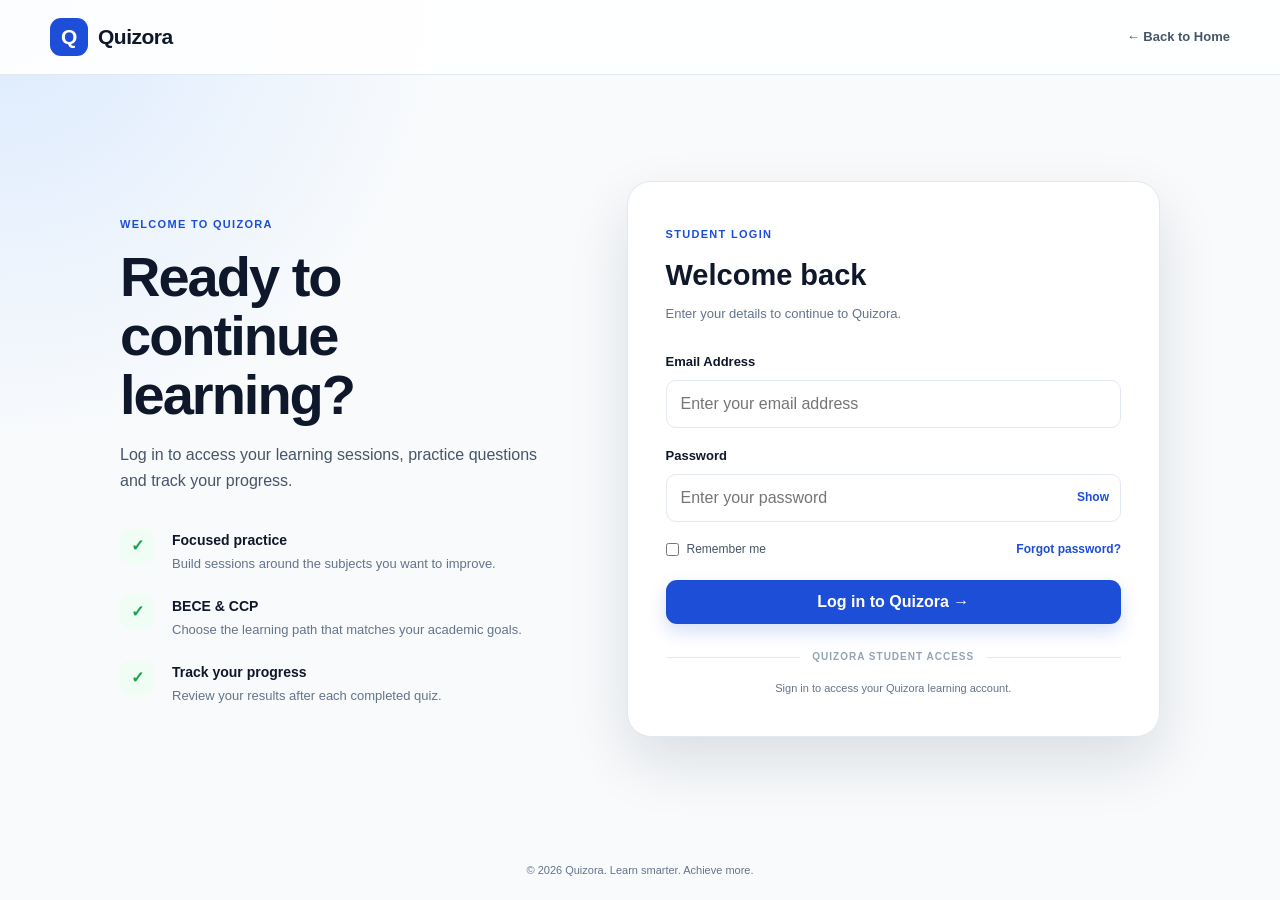
<file: quiz.html>
<!DOCTYPE html>
<html lang="en">

<head>
    <meta charset="UTF-8">
    <meta name="viewport" content="width=device-width, initial-scale=1.0">

    <title>Quiz - Quizora</title>

    <meta name="description" content="Practice questions and test your knowledge with Quizora.">

    <link rel="stylesheet" href="style.css">
</head>

<body class="quiz-page">

    <header class="quiz-header">

        <div class="container quiz-header-inner">

            <a href="index.html" class="logo">
                <span class="logo-mark">Q</span>
                <span>Quizora</span>
            </a>

            <div class="quiz-header-info">

                <div class="quiz-student">
                    <span>Student</span>
                    <strong data-student-name>Student</strong>
                </div>

                <button type="button" class="logout-button" data-logout>
                    Log out
                </button>

            </div>

        </div>

    </header>


    <main class="quiz-main">

        <div class="container">

            <section class="quiz-topbar">

                <div class="quiz-session-info">

                    <a href="courses.html" class="back-course-link">
                        ← Back to Courses
                    </a>

                    <div class="quiz-session-heading">

                        <div>
                            <span class="quiz-mode-badge" id="quizModeBadge">
                                Practice Mode
                            </span>

                            <h1 id="quizSubject">
                                Mathematics
                            </h1>

                            <p id="quizDetails">
                                BECE Preparation • JHS 3 • 2026 • Objective
                            </p>
                        </div>


                        <div class="quiz-timer" id="quizTimerContainer">
                            <span class="timer-label">
                                Time Remaining
                            </span>

                            <strong id="quizTimer">
                                20:00
                            </strong>
                        </div>

                    </div>

                </div>


                <div class="quiz-progress-area">

                    <div class="quiz-progress-info">

                        <span>
                            Question
                            <strong id="currentQuestionNumber">
                                1
                            </strong>
                            of
                            <strong id="totalQuestions">
                                10
                            </strong>
                        </span>

                        <span id="progressPercentage">
                            10%
                        </span>

                    </div>

                    <div class="quiz-progress-bar">
                        <span id="quizProgressFill"></span>
                    </div>

                </div>

            </section>


            <section class="quiz-layout">

                <div class="question-area">

                    <article class="question-card">

                        <div class="question-card-top">

                            <span class="question-label">
                                QUESTION
                                <span id="questionLabelNumber">
                                    1
                                </span>
                            </span>

                            <button type="button" class="calculator-open-button" id="calculatorButton">
                                🧮 Calculator
                            </button>

                        </div>


                        <h2 class="question-text" id="questionText">
                            Loading question...
                        </h2>


                        <div class="answer-options" id="answerOptions"></div>


                        <div class="answer-feedback" id="answerFeedback"></div>

                    </article>


                    <div class="quiz-controls">

                        <button type="button" class="secondary-button quiz-nav-button" id="previousQuestion">
                            ← Previous
                        </button>


                        <button type="button" class="primary-button quiz-nav-button" id="nextQuestion">
                            Next →
                        </button>

                    </div>

                </div>


                <aside class="quiz-sidebar">

                    <div class="quiz-sidebar-card">

                        <div class="sidebar-heading">

                            <span class="summary-label">
                                QUESTIONS
                            </span>

                            <h3>
                                Question Navigator
                            </h3>

                        </div>


                        <div class="question-navigator" id="questionNavigator"></div>


                        <div class="navigator-legend">

                            <div>
                                <span class="legend-box current"></span>
                                Current
                            </div>

                            <div>
                                <span class="legend-box answered"></span>
                                Answered
                            </div>

                            <div>
                                <span class="legend-box unanswered"></span>
                                Unanswered
                            </div>

                        </div>


                        <button type="button" class="submit-quiz-button" id="submitQuizButton">
                            Submit Quiz
                        </button>

                    </div>


                    <div class="quiz-tip-card">

                        <span>💡</span>

                        <div>
                            <strong>
                                Quizora Tip
                            </strong>

                            <p>
                                Read each question carefully before
                                choosing your answer.
                            </p>
                        </div>

                    </div>

                </aside>

            </section>

        </div>

    </main>


    <div class="calculator-overlay" id="calculatorOverlay">

        <div class="calculator">

            <div class="calculator-header">

                <div>
                    <span class="calculator-label">
                        QUIZORA
                    </span>

                    <h3>
                        Calculator
                    </h3>
                </div>

                <button type="button" class="calculator-close" id="calculatorClose" aria-label="Close calculator">
                    ×
                </button>

            </div>


            <div class="calculator-display" id="calculatorDisplay">
                0
            </div>


            <div class="calculator-buttons">

                <button type="button" data-calc="clear" class="calculator-function">
                    AC
                </button>

                <button type="button" data-calc="delete" class="calculator-function">
                    DEL
                </button>

                <button type="button" data-calc="(" class="calculator-function">
                    (
                </button>

                <button type="button" data-calc=")" class="calculator-function">
                    )
                </button>


                <button type="button" data-calc="7">
                    7
                </button>

                <button type="button" data-calc="8">
                    8
                </button>

                <button type="button" data-calc="9">
                    9
                </button>

                <button type="button" data-calc="/" class="calculator-operator">
                    ÷
                </button>


                <button type="button" data-calc="4">
                    4
                </button>

                <button type="button" data-calc="5">
                    5
                </button>

                <button type="button" data-calc="6">
                    6
                </button>

                <button type="button" data-calc="*" class="calculator-operator">
                    ×
                </button>


                <button type="button" data-calc="1">
                    1
                </button>

                <button type="button" data-calc="2">
                    2
                </button>

                <button type="button" data-calc="3">
                    3
                </button>

                <button type="button" data-calc="-" class="calculator-operator">
                    −
                </button>


                <button type="button" data-calc="0">
                    0
                </button>

                <button type="button" data-calc=".">
                    .
                </button>

                <button type="button" data-calc="=" class="calculator-equals">
                    =
                </button>

                <button type="button" data-calc="+" class="calculator-operator">
                    +
                </button>


                <button type="button" data-calc="sqrt" class="calculator-function">
                    √
                </button>

                <button type="button" data-calc="square" class="calculator-function">
                    x²
                </button>

                <button type="button" data-calc="sin" class="calculator-function">
                    sin
                </button>

                <button type="button" data-calc="cos" class="calculator-function">
                    cos
                </button>

            </div>

        </div>

    </div>


    <div class="modal-overlay" id="submitModal">

        <div class="submit-modal">

            <div class="modal-icon">
                ✓
            </div>

            <h2>
                Submit your quiz?
            </h2>

            <p id="submitModalText">
                Make sure you are happy with your answers before
                submitting.
            </p>


            <div class="modal-actions">

                <button type="button" class="secondary-button" id="continueQuizButton">
                    Continue Quiz
                </button>

                <button type="button" class="primary-button" id="confirmSubmitButton">
                    Submit Quiz
                </button>

            </div>

        </div>

    </div>


    <script src="api.js"></script>
    <script src="script.js"></script>
</body>

</html>
</file>
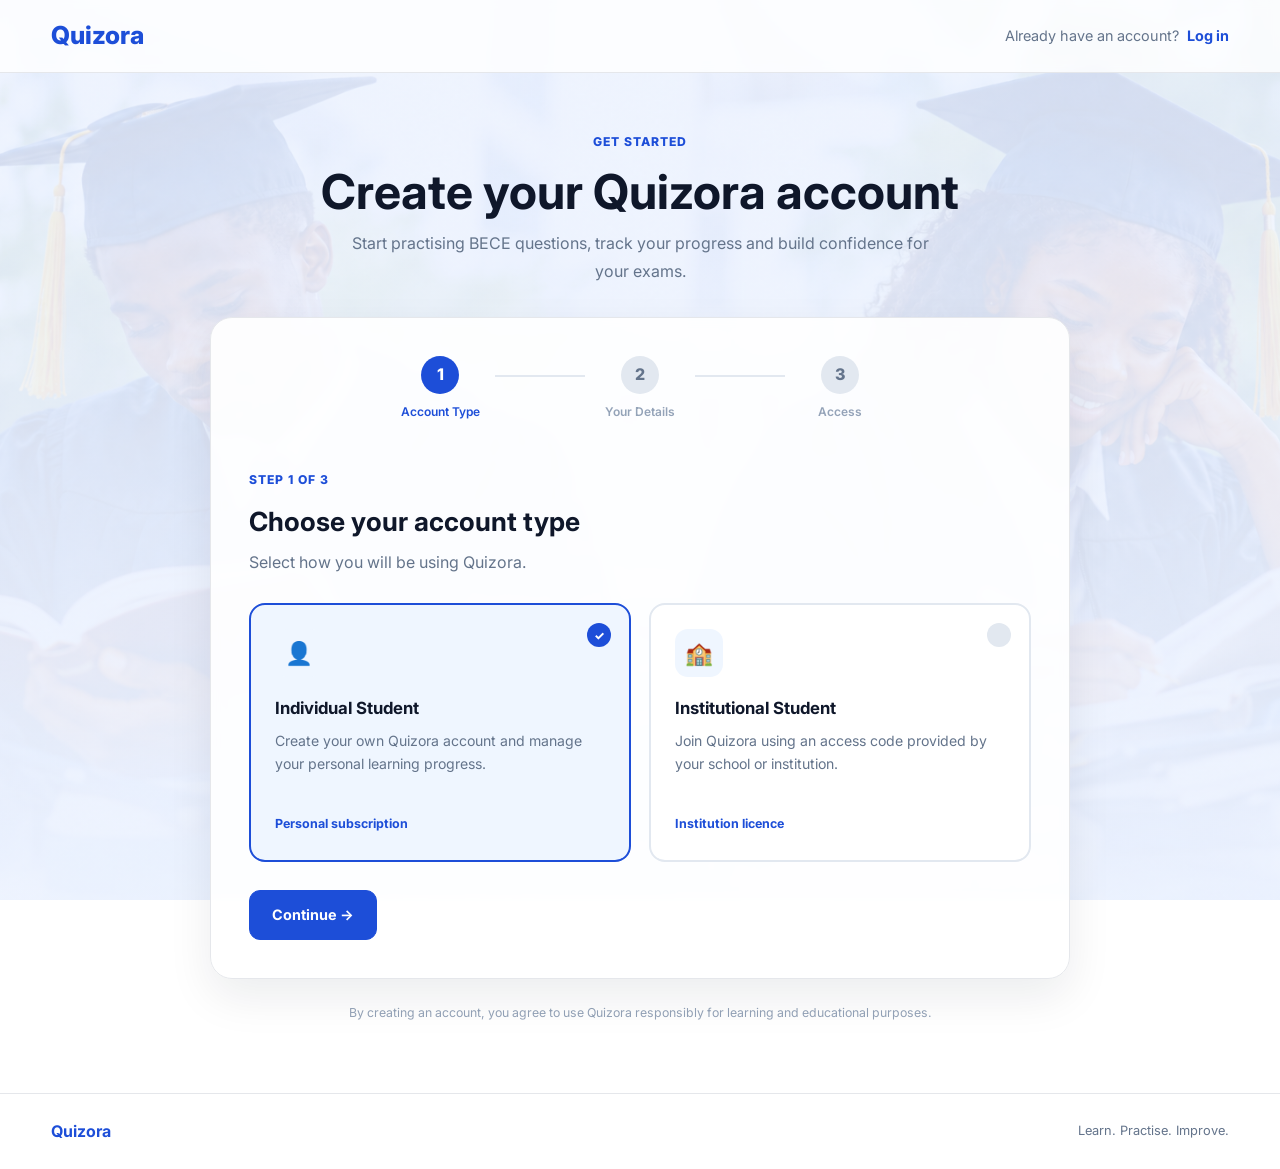
<file: register.html>
<!DOCTYPE html>
<html lang="en">

<head>
    <meta charset="UTF-8">

    <meta name="viewport" content="width=device-width, initial-scale=1.0">

    <title>Create Account | Quizora</title>

    <link rel="preconnect" href="https://fonts.googleapis.com">

    <link rel="preconnect" href="https://fonts.gstatic.com" crossorigin>

    <link href="https://fonts.googleapis.com/css2?family=Inter:wght@400;500;600;700;800&display=swap" rel="stylesheet">

    <link rel="stylesheet" href="style.css">
</head>


<body class="register-page">

    <header class="register-header">

        <div class="register-header-inner">

            <a href="index.html" class="register-logo">
                Quizora
            </a>

            <div class="register-login-link">

                <span>
                    Already have an account?
                </span>

                <a href="login.html">
                    Log in
                </a>

            </div>

        </div>

    </header>


    <main class="register-main">

        <section class="register-container">

            <div class="register-intro">

                <span class="register-badge">
                    GET STARTED
                </span>

                <h1>
                    Create your Quizora account
                </h1>

                <p>
                    Start practising BECE questions,
                    track your progress and build
                    confidence for your exams.
                </p>

            </div>


            <div class="register-card">

                <!-- PROGRESS -->

                <div class="register-progress">

                    <div class="register-progress-item active" id="registerProgressOne">
                        <span>1</span>
                        <p>Account Type</p>
                    </div>

                    <div class="register-progress-line"></div>

                    <div class="register-progress-item" id="registerProgressTwo">
                        <span>2</span>

                        <p id="registerProgressTwoText">
                            Your Details
                        </p>
                    </div>

                    <div class="register-progress-line"></div>

                    <div class="register-progress-item" id="registerProgressThree">
                        <span>3</span>

                        <p id="registerProgressThreeText">
                            Access
                        </p>
                    </div>

                </div>


                <!-- =========================================
                     STEP 1
                ========================================== -->

                <div class="register-step active" id="registerStepOne">

                    <div class="register-step-heading">

                        <span class="register-step-label">
                            STEP 1 OF 3
                        </span>

                        <h2>
                            Choose your account type
                        </h2>

                        <p>
                            Select how you will be using Quizora.
                        </p>

                    </div>


                    <div class="account-type-grid">

                        <!-- INDIVIDUAL -->

                        <button type="button" class="account-type-card active" data-account-type="individual">

                            <div class="account-type-icon">
                                👤
                            </div>

                            <div class="account-type-content">

                                <h3>
                                    Individual Student
                                </h3>

                                <p>
                                    Create your own Quizora
                                    account and manage your
                                    personal learning progress.
                                </p>

                                <span>
                                    Personal subscription
                                </span>

                            </div>

                            <div class="account-type-check">
                                ✓
                            </div>

                        </button>


                        <!-- INSTITUTIONAL -->

                        <button type="button" class="account-type-card" data-account-type="institutional">

                            <div class="account-type-icon">
                                🏫
                            </div>

                            <div class="account-type-content">

                                <h3>
                                    Institutional Student
                                </h3>

                                <p>
                                    Join Quizora using an access
                                    code provided by your school
                                    or institution.
                                </p>

                                <span>
                                    Institution licence
                                </span>

                            </div>

                            <div class="account-type-check">
                                ✓
                            </div>

                        </button>

                    </div>


                    <button type="button" class="register-primary-button" id="accountTypeContinue">
                        Continue →
                    </button>

                </div>


                <!-- =========================================
                     STEP 2 - INDIVIDUAL DETAILS
                ========================================== -->

                <div class="register-step" id="registerStepTwo">

                    <div id="individualDetailsSection">

                        <div class="register-step-heading">

                            <span class="register-step-label">
                                STEP 2 OF 3
                            </span>

                            <h2>
                                Tell us about yourself
                            </h2>

                            <p>
                                Enter your details to create
                                your student profile.
                            </p>

                        </div>


                        <form id="registrationDetailsForm" class="register-form">

                            <div class="register-form-group">

                                <label for="registerName">
                                    Full Name
                                </label>

                                <input type="text" id="registerName" placeholder="Enter your full name"
                                    autocomplete="name">

                            </div>


                            <div class="register-form-group">

                                <label for="registerEmail">
                                    Email Address
                                </label>

                                <input type="email" id="registerEmail" placeholder="Enter your email address"
                                    autocomplete="email">

                            </div>


                            <div class="register-form-group">

                                <label for="registerPassword">
                                    Password
                                </label>

                                <div class="register-password-field">

                                    <input type="password" id="registerPassword" placeholder="Create a password"
                                        autocomplete="new-password">

                                    <button type="button" id="registerPasswordToggle">
                                        Show
                                    </button>

                                </div>

                            </div>


                            <div class="register-form-group">

                                <label for="registerConfirmPassword">
                                    Confirm Password
                                </label>

                                <div class="register-password-field">

                                    <input type="password" id="registerConfirmPassword"
                                        placeholder="Confirm your password" autocomplete="new-password">

                                </div>

                            </div>


                            <div class="register-message" id="registerMessage"></div>


                            <div class="register-buttons">

                                <button type="button" class="register-secondary-button" id="registerBackOne">
                                    ← Back
                                </button>

                                <button type="submit" class="register-primary-button">
                                    Continue →
                                </button>

                            </div>

                        </form>

                    </div>


                    <!-- =====================================
                         STEP 2 - INSTITUTIONAL ACCESS
                    ====================================== -->

                    <div id="institutionCodeSection" style="display: none;">

                        <div class="register-step-heading">

                            <span class="register-step-label">
                                STEP 2 OF 3
                            </span>

                            <h2>
                                Join your institution
                            </h2>

                            <p>
                                Enter the access code provided
                                by your school or institution.
                            </p>

                        </div>


                        <div class="institution-access-card">

                            <div class="institution-access-icon">
                                🏫
                            </div>

                            <h3>
                                Institutional Access
                            </h3>

                            <p>
                                Your institution manages your
                                Quizora subscription and
                                student access.
                            </p>

                        </div>


                        <div class="register-form-group">

                            <label for="institutionCode">
                                Institutional Access Code
                            </label>

                            <input type="text" id="institutionCode" placeholder="Example: QUIZORA-2026"
                                autocomplete="off">

                        </div>


                        <div class="register-message" id="institutionMessage"></div>


                        <div class="register-note">

                            <strong>
                                Don't have a code?
                            </strong>

                            <p>
                                Contact your school or
                                institution administrator
                                for your Quizora access code.
                            </p>

                        </div>


                        <div class="register-buttons">

                            <button type="button" class="register-secondary-button" id="institutionBackButton">
                                ← Back
                            </button>

                            <button type="button" class="register-primary-button" id="verifyInstitutionButton">
                                Verify & Continue →
                            </button>

                        </div>

                    </div>

                </div>


                <!-- =========================================
                     STEP 3
                ========================================== -->

                <div class="register-step" id="registerStepThree">


                    <!-- INDIVIDUAL PAYMENT -->

                    <div id="individualAccess" class="access-section">

                        <div class="register-step-heading">

                            <span class="register-step-label">
                                STEP 3 OF 3
                            </span>

                            <h2>
                                Activate your Quizora access
                            </h2>

                            <p>
                                Complete your subscription
                                setup to continue to Quizora.
                            </p>

                        </div>


                        <div class="subscription-card">

                            <div class="subscription-icon">
                                🎓
                            </div>

                            <div>

                                <span class="subscription-label">
                                    STUDENT PLAN
                                </span>

                                <h3>
                                    Quizora Individual
                                </h3>

                                <p>
                                    Access BECE practice,
                                    timed quizzes and progress
                                    tracking.
                                </p>

                            </div>

                        </div>


                        <div class="payment-options">

                            <button type="button" class="payment-option active" data-payment-method="mobile-money">

                                <span>
                                    📱
                                </span>

                                <div>

                                    <strong>
                                        Mobile Money
                                    </strong>

                                    <small>
                                        Pay with your mobile wallet
                                    </small>

                                </div>

                                <span class="payment-check">
                                    ✓
                                </span>

                            </button>


                            <button type="button" class="payment-option" data-payment-method="paystack">

                                <span>
                                    💳
                                </span>

                                <div>

                                    <strong>
                                        Card / Paystack
                                    </strong>

                                    <small>
                                        Pay securely online
                                    </small>

                                </div>

                                <span class="payment-check">
                                    ✓
                                </span>

                            </button>

                        </div>


                        <div class="register-note">

                            <strong>
                                Frontend Demo
                            </strong>

                            <p>
                                Payment processing will be
                                connected to the Quizora
                                backend later.
                            </p>

                        </div>


                        <div class="register-buttons">

                            <button type="button" class="register-secondary-button" id="individualBackButton">
                                ← Back
                            </button>

                            <button type="button" class="register-primary-button" id="completeIndividualRegistration">
                                Continue to Quizora →
                            </button>

                        </div>

                    </div>


                    <!-- =====================================
                         INSTITUTIONAL STUDENT DETAILS
                    ====================================== -->

                    <div id="institutionalAccess" class="access-section" style="display: none;">

                        <div class="register-step-heading">

                            <span class="register-step-label">
                                STEP 3 OF 3
                            </span>

                            <h2>
                                Create your student profile
                            </h2>

                            <p>
                                Your institution has been selected.
                                Enter your personal details to
                                complete your Quizora profile.
                            </p>

                        </div>


                        <div class="institution-access-card">

                            <div class="institution-access-icon">
                                ✓
                            </div>

                            <h3>
                                Institutional Student
                            </h3>

                            <p>
                                Your Quizora access will be
                                connected to your institution's
                                licence.
                            </p>

                        </div>


                        <form id="institutionStudentForm" class="register-form">

                            <div class="register-form-group">

                                <label for="institutionStudentName">
                                    Full Name
                                </label>

                                <input type="text" id="institutionStudentName" placeholder="Enter your full name"
                                    autocomplete="name">

                            </div>


                            <div class="register-form-group">

                                <label for="institutionStudentEmail">
                                    Email Address
                                </label>

                                <input type="email" id="institutionStudentEmail" placeholder="Enter your email address"
                                    autocomplete="email">

                            </div>


                            <div class="register-form-group">

                                <label for="institutionStudentPassword">
                                    Password
                                </label>

                                <div class="register-password-field">

                                    <input type="password" id="institutionStudentPassword"
                                        placeholder="Create a password" autocomplete="new-password">

                                    <button type="button" id="institutionStudentPasswordToggle">
                                        Show
                                    </button>

                                </div>

                            </div>


                            <div class="register-form-group">

                                <label for="institutionStudentConfirmPassword">
                                    Confirm Password
                                </label>

                                <input type="password" id="institutionStudentConfirmPassword"
                                    placeholder="Confirm your password" autocomplete="new-password">

                            </div>


                            <div class="register-message" id="institutionStudentMessage"></div>


                            <div class="register-buttons">

                                <button type="button" class="register-secondary-button"
                                    id="institutionDetailsBackButton">
                                    ← Back
                                </button>

                                <button type="submit" class="register-primary-button">
                                    Continue to Quizora →
                                </button>

                            </div>

                        </form>

                    </div>

                </div>

            </div>


            <p class="register-footer-text">
                By creating an account, you agree to use
                Quizora responsibly for learning and
                educational purposes.
            </p>

        </section>

    </main>


    <footer class="register-footer">

        <div class="register-footer-inner">

            <strong>
                Quizora
            </strong>

            <span>
                Learn. Practise. Improve.
            </span>

        </div>

    </footer>


    <script src="script.js"></script>

</body>

</html>
</file>
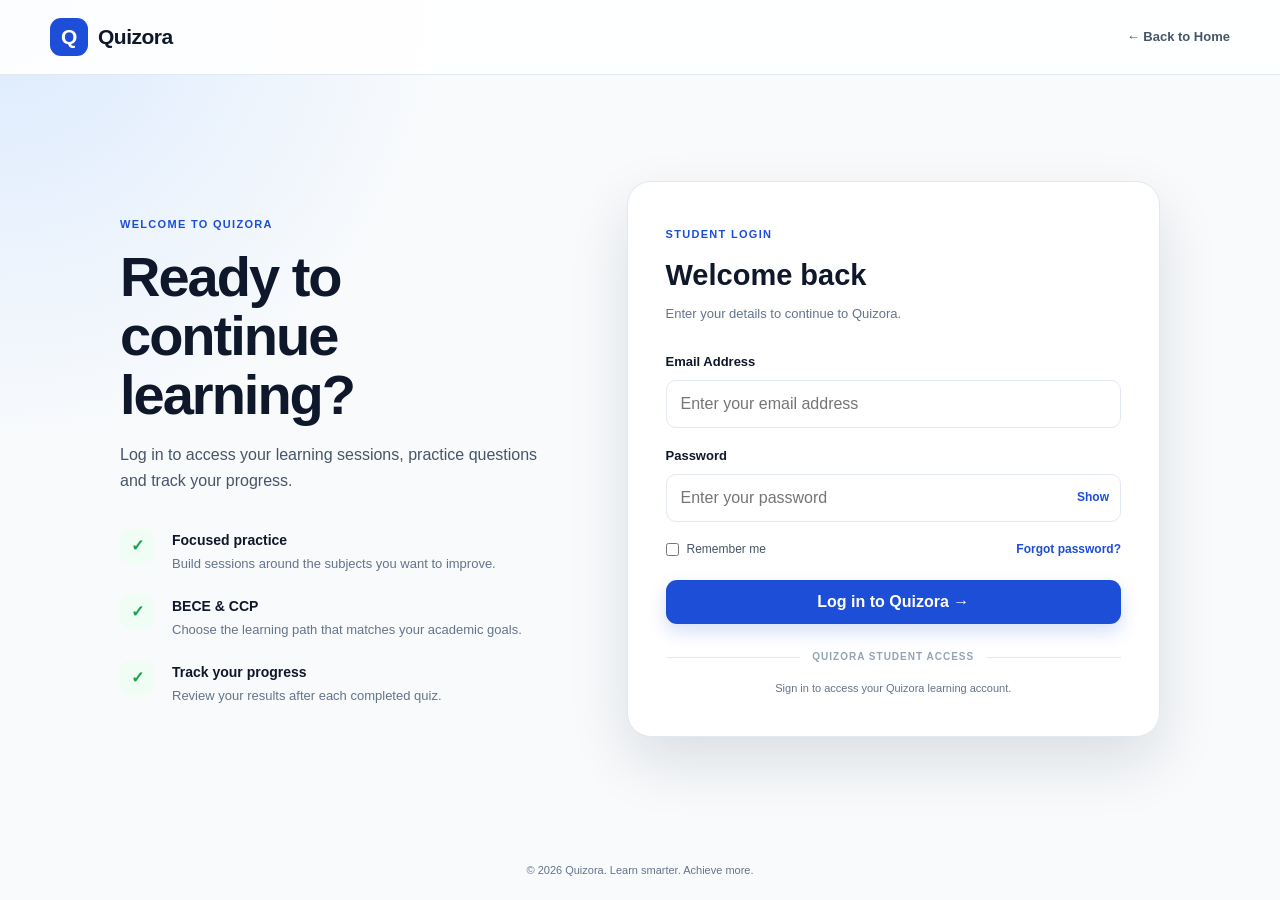
<file: results.html>
<!DOCTYPE html>
<html lang="en">

<head>
    <meta charset="UTF-8">
    <meta name="viewport" content="width=device-width, initial-scale=1.0">

    <title>Results - Quizora</title>

    <meta name="description" content="Review your Quizora quiz results and learning performance.">

    <link rel="stylesheet" href="style.css">
</head>

<body class="results-page">

    <header class="header">

        <div class="container header-inner">

            <a href="index.html" class="logo">
                <span class="logo-mark">Q</span>
                <span>Quizora</span>
            </a>

            <nav class="desktop-nav">
                <a href="index.html">Home</a>
                <a href="courses.html">Courses</a>
                <a href="index.html#features">Features</a>
                <a href="index.html#about">About</a>
            </nav>

            <div class="nav-actions">

                <div class="student-profile">
                    <span class="student-name" data-student-name>
                        Student
                    </span>
                </div>

                <button type="button" class="logout-button" data-logout>
                    Log out
                </button>

                <button type="button" class="menu-button" id="menuButton" aria-label="Open navigation menu">
                    ☰
                </button>

            </div>

        </div>

        <div class="mobile-menu" id="mobileMenu">

            <a href="index.html">Home</a>
            <a href="courses.html">Courses</a>
            <a href="index.html#features">Features</a>
            <a href="index.html#about">About</a>

            <button type="button" class="mobile-logout" data-logout>
                Log out
            </button>

        </div>

    </header>


    <main class="results-main">

        <section class="results-hero">

            <div class="container">

                <div class="results-heading">

                    <span class="section-tag">
                        SESSION COMPLETE
                    </span>

                    <h1>
                        Great work,
                        <span data-student-name>Student</span>!
                    </h1>

                    <p>
                        You've completed your Quizora learning session.
                        Here's how you performed.
                    </p>

                </div>

            </div>

        </section>


        <section class="results-content">

            <div class="container">

                <div class="results-layout">

                    <div class="results-primary">

                        <article class="score-card">

                            <div class="score-circle">
                                <strong id="resultPercentage">
                                    0%
                                </strong>

                                <span>
                                    Score
                                </span>
                            </div>


                            <div class="score-message">

                                <span class="summary-label">
                                    YOUR PERFORMANCE
                                </span>

                                <h2 id="resultMessage">
                                    Session completed
                                </h2>

                                <p id="resultMessageText">
                                    Keep practicing and building your
                                    confidence.
                                </p>

                            </div>

                        </article>


                        <div class="result-stat-grid">

                            <article class="result-stat-card">

                                <span class="result-stat-icon">
                                    ✓
                                </span>

                                <div>
                                    <strong id="correctAnswers">
                                        0
                                    </strong>

                                    <span>
                                        Correct
                                    </span>
                                </div>

                            </article>


                            <article class="result-stat-card">

                                <span class="result-stat-icon">
                                    ×
                                </span>

                                <div>
                                    <strong id="incorrectAnswers">
                                        0
                                    </strong>

                                    <span>
                                        Incorrect
                                    </span>
                                </div>

                            </article>


                            <article class="result-stat-card">

                                <span class="result-stat-icon">
                                    #
                                </span>

                                <div>
                                    <strong id="resultTotalQuestions">
                                        10
                                    </strong>

                                    <span>
                                        Questions
                                    </span>
                                </div>

                            </article>


                            <article class="result-stat-card">

                                <span class="result-stat-icon">
                                    ◎
                                </span>

                                <div>
                                    <strong id="resultAccuracy">
                                        0%
                                    </strong>

                                    <span>
                                        Accuracy
                                    </span>
                                </div>

                            </article>

                        </div>


                        <article class="result-details-card">

                            <div class="result-card-heading">

                                <div>
                                    <span class="summary-label">
                                        SESSION DETAILS
                                    </span>

                                    <h3>
                                        What you practiced
                                    </h3>
                                </div>

                            </div>


                            <div class="result-details-grid">

                                <div class="result-detail-item">
                                    <span>Learning Type</span>

                                    <strong id="resultLearningType">
                                        BECE Preparation
                                    </strong>
                                </div>


                                <div class="result-detail-item">
                                    <span>Level</span>

                                    <strong id="resultLevel">
                                        JHS 3
                                    </strong>
                                </div>


                                <div class="result-detail-item">
                                    <span>Subject</span>

                                    <strong id="resultSubject">
                                        Mathematics
                                    </strong>
                                </div>


                                <div class="result-detail-item">
                                    <span>Question Source</span>

                                    <strong id="resultSource">
                                        Past Questions
                                    </strong>
                                </div>


                                <div class="result-detail-item">
                                    <span>Year</span>

                                    <strong id="resultYear">
                                        2026
                                    </strong>
                                </div>


                                <div class="result-detail-item">
                                    <span>Paper</span>

                                    <strong id="resultPaper">
                                        Objective
                                    </strong>
                                </div>


                                <div class="result-detail-item">
                                    <span>Mode</span>

                                    <strong id="resultMode">
                                        Practice Mode
                                    </strong>
                                </div>


                                <div class="result-detail-item">
                                    <span>Final Score</span>

                                    <strong id="resultScoreText">
                                        0 / 10
                                    </strong>
                                </div>

                            </div>

                        </article>

                    </div>


                    <aside class="results-sidebar">

                        <div class="results-action-card">

                            <span class="summary-label">
                                WHAT'S NEXT?
                            </span>

                            <h3>
                                Keep learning
                            </h3>

                            <p>
                                Continue practicing to improve your
                                confidence and performance.
                            </p>


                            <button type="button" class="primary-button results-action-button" id="retryQuizButton">
                                Try Again →
                            </button>


                            <a href="courses.html" class="secondary-button results-action-button">
                                Build New Session
                            </a>


                            <a href="index.html" class="results-home-link">
                                Return to Home
                            </a>

                        </div>


                        <div class="result-tip-card">

                            <span>
                                💡
                            </span>

                            <div>
                                <strong>
                                    Learning Tip
                                </strong>

                                <p>
                                    Review topics you found difficult,
                                    then try another practice session.
                                </p>
                            </div>

                        </div>

                    </aside>

                </div>

            </div>

        </section>

    </main>


    <footer class="footer">

        <div class="container footer-bottom">
            <p>
                © 2026 Quizora. Learn smarter. Achieve more.
            </p>
        </div>

    </footer>


    <script src="api.js"></script>
    <script src="script.js"></script>

</body>

</html>
</file>
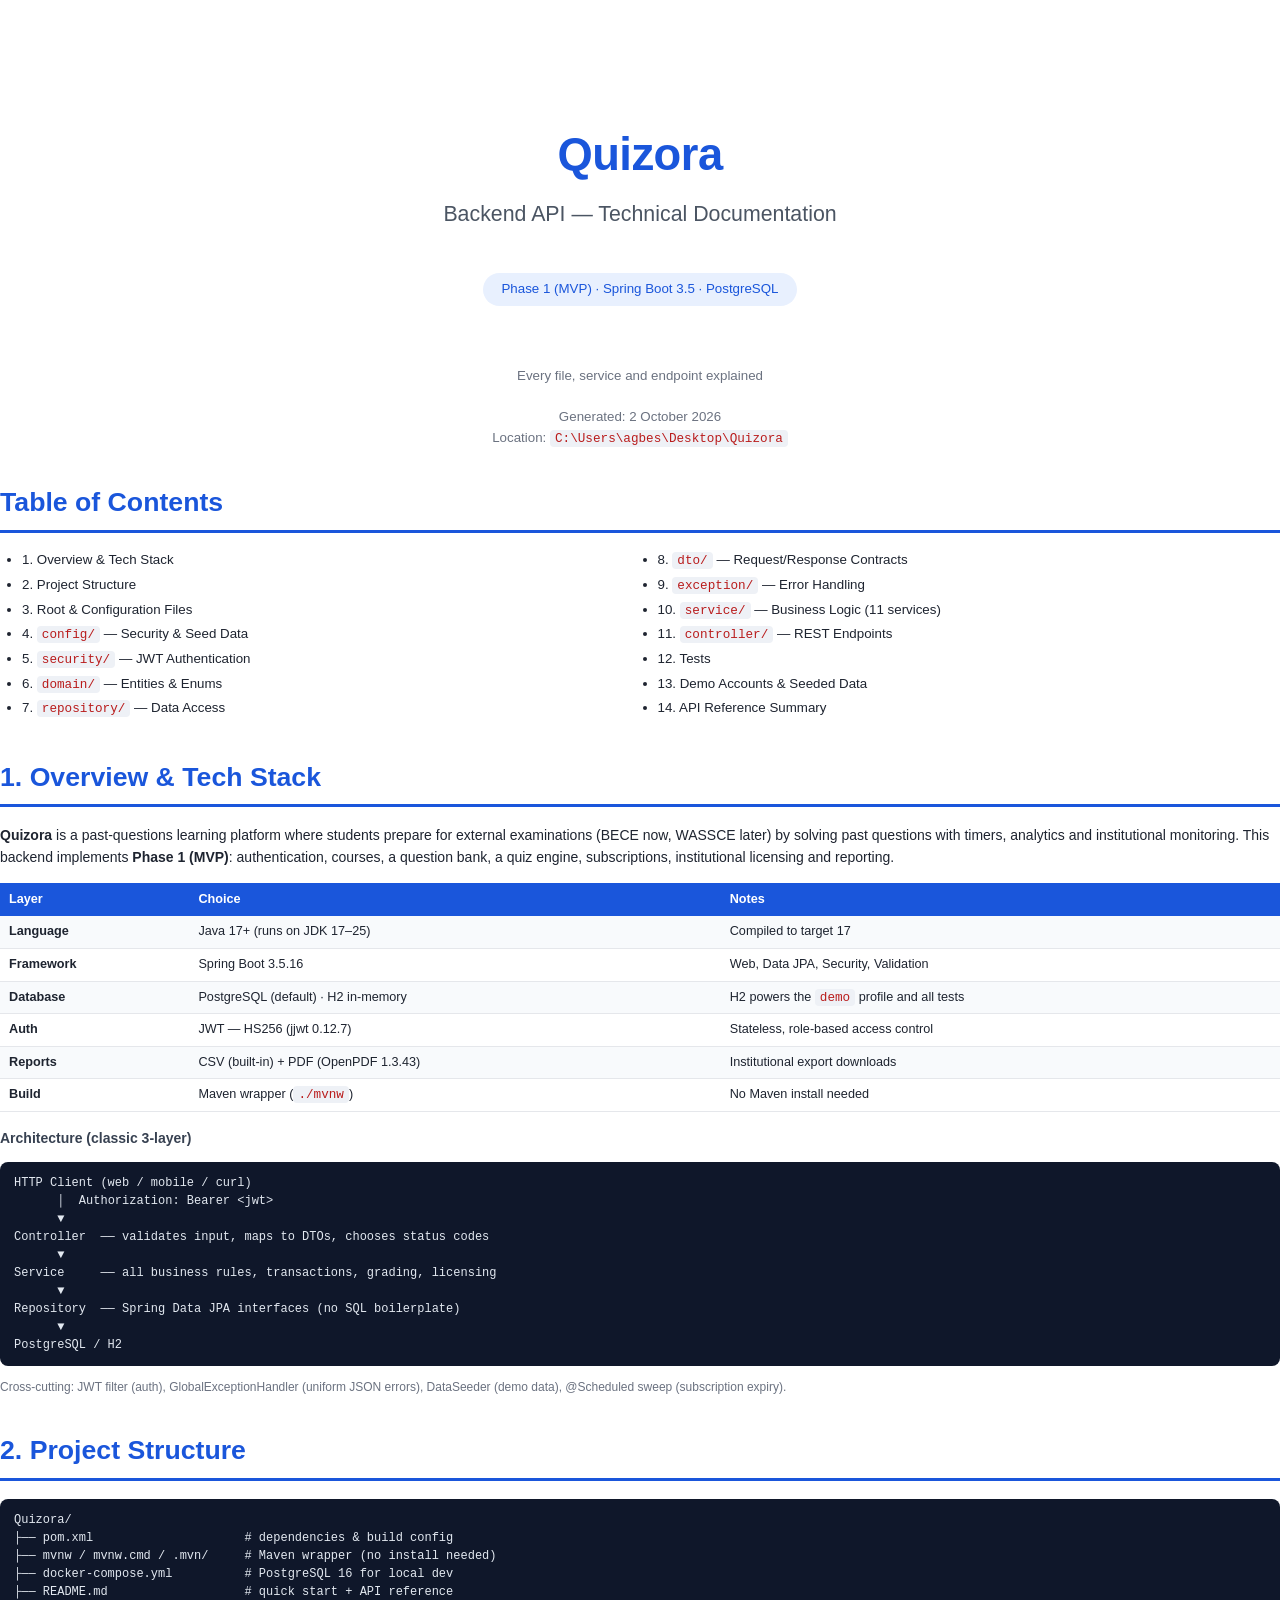
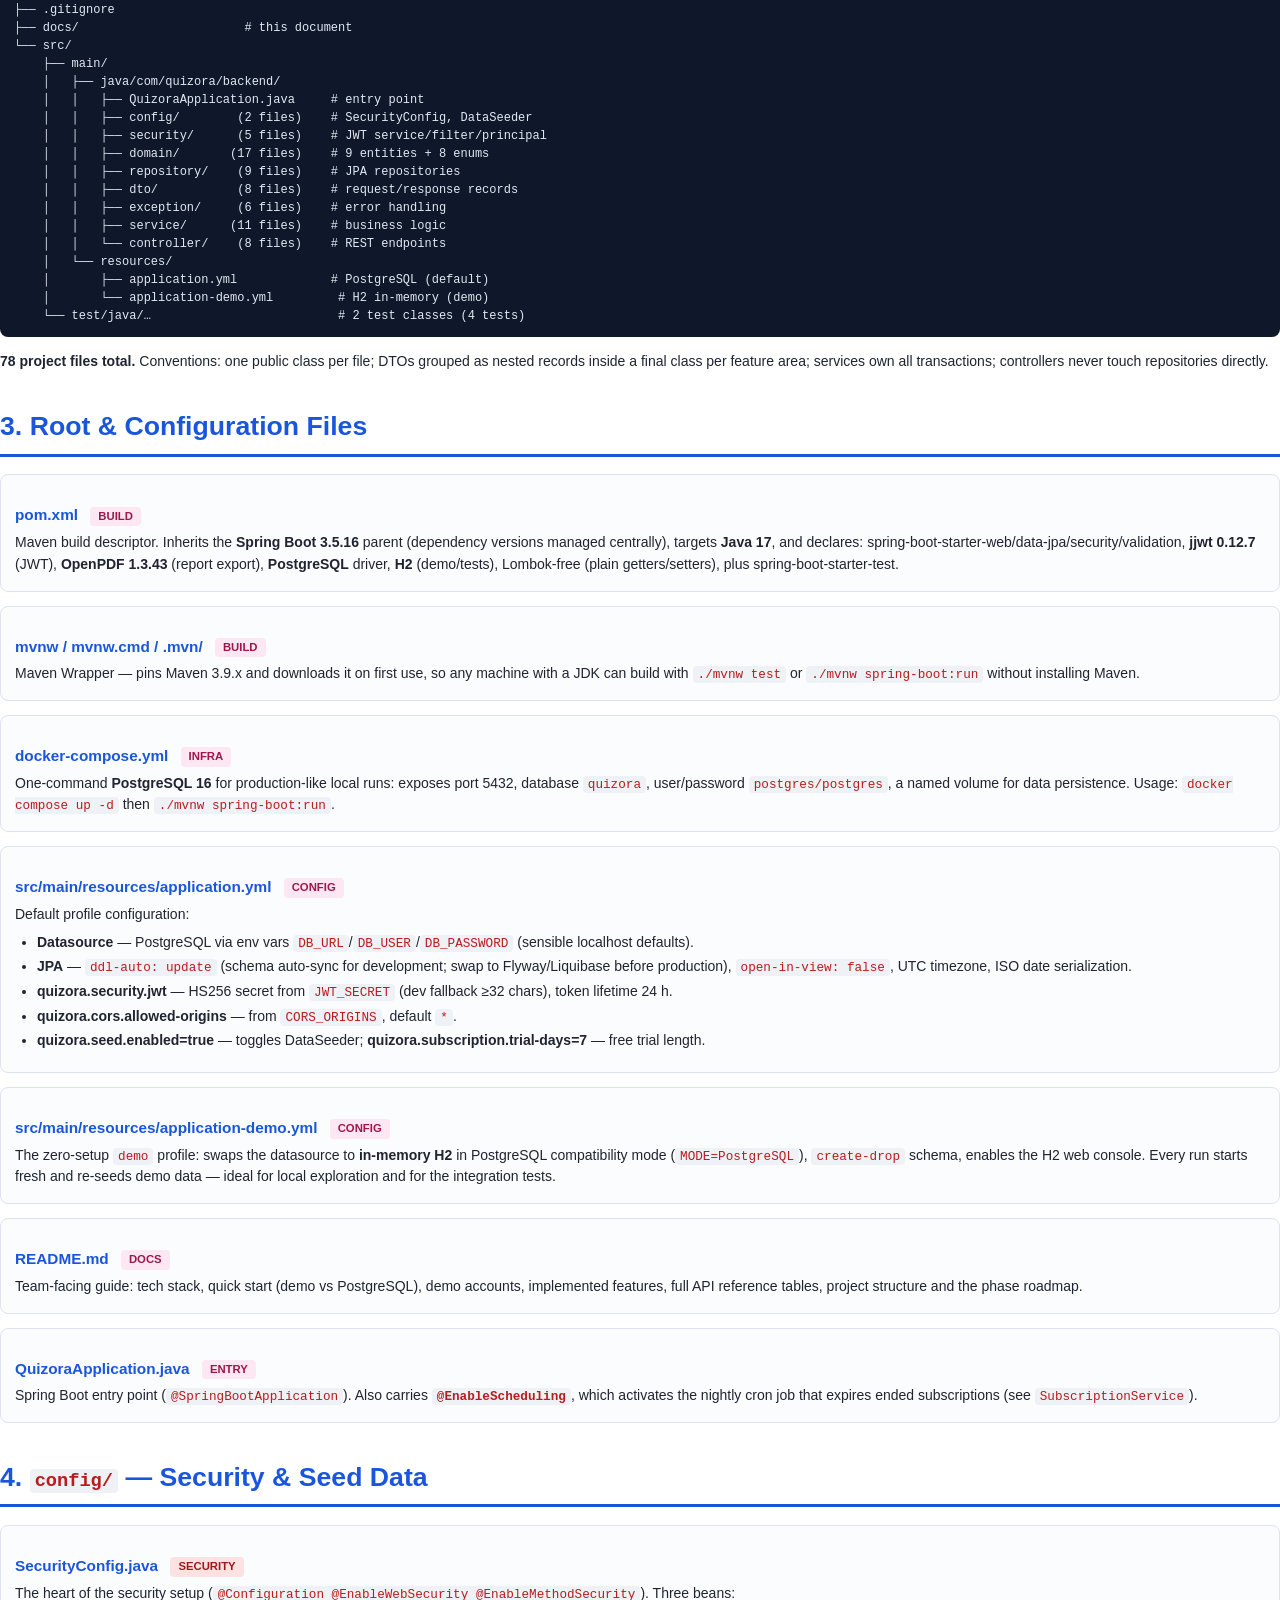
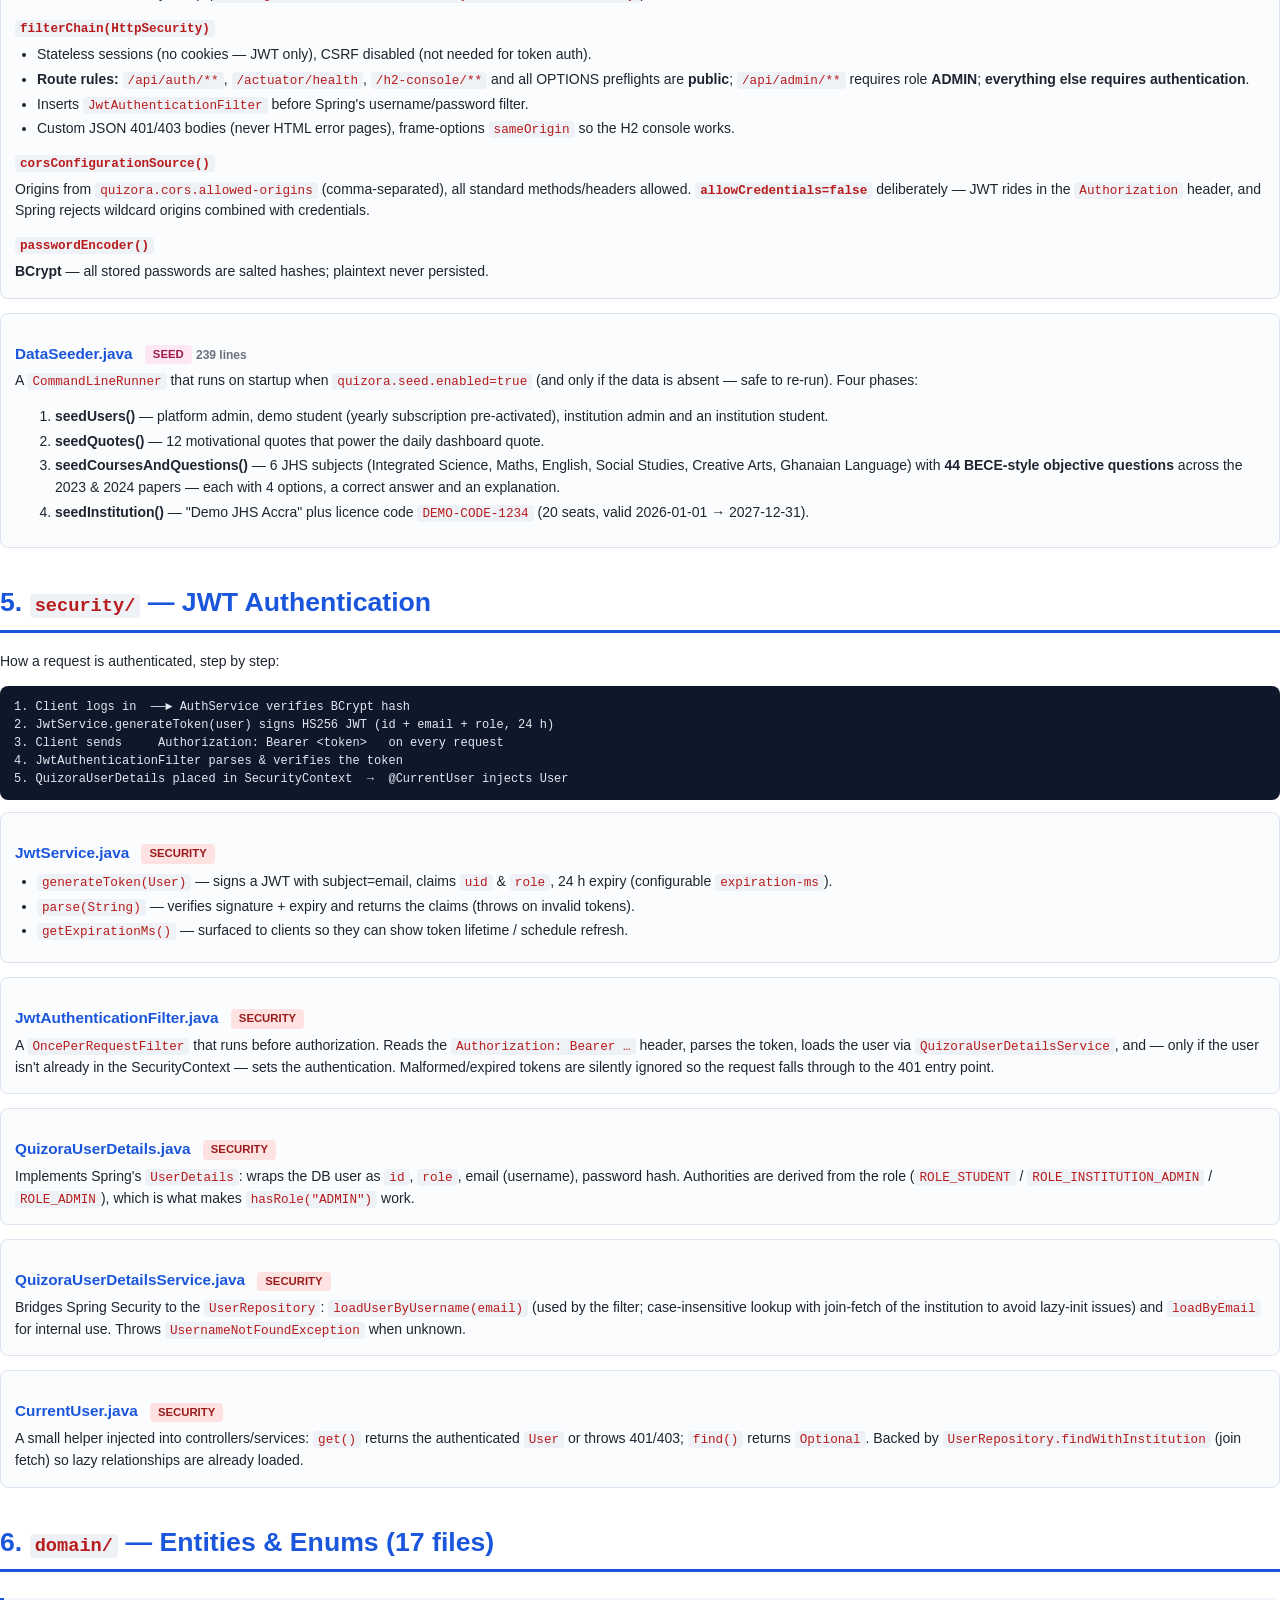
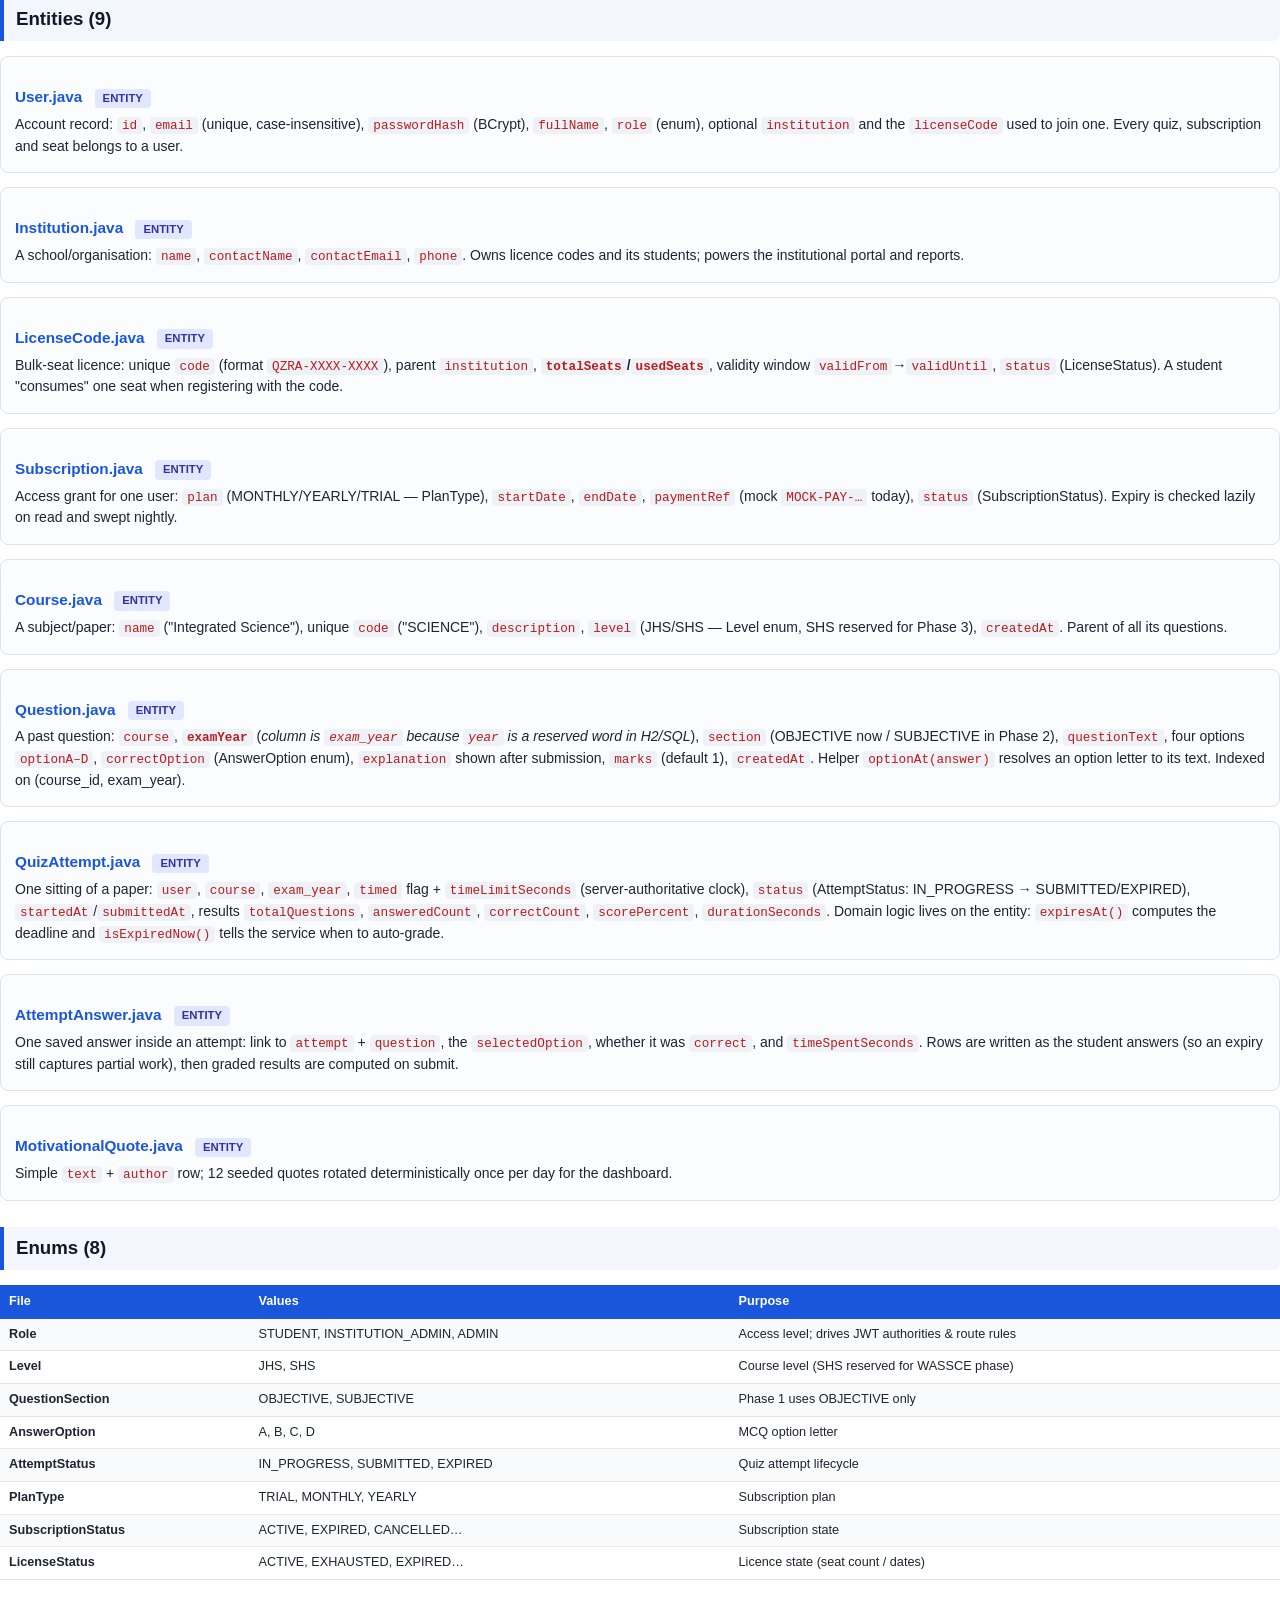
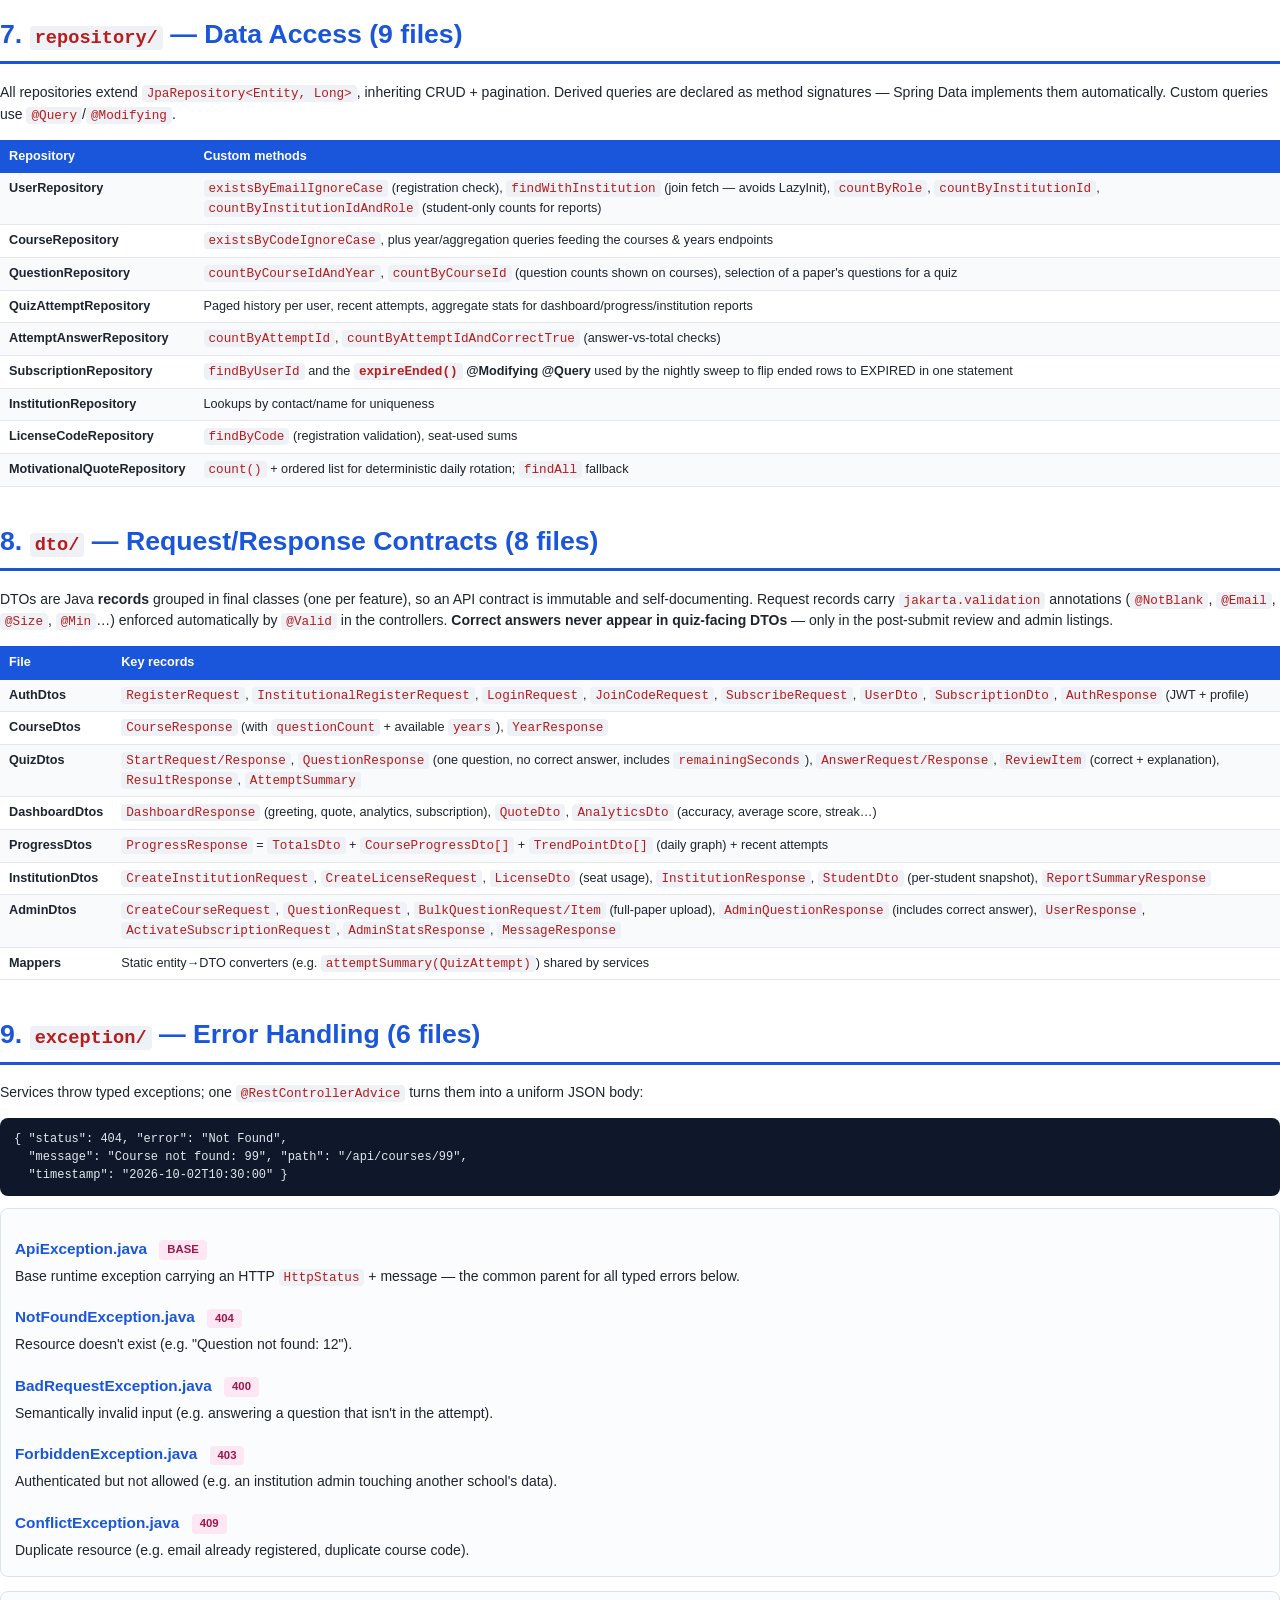
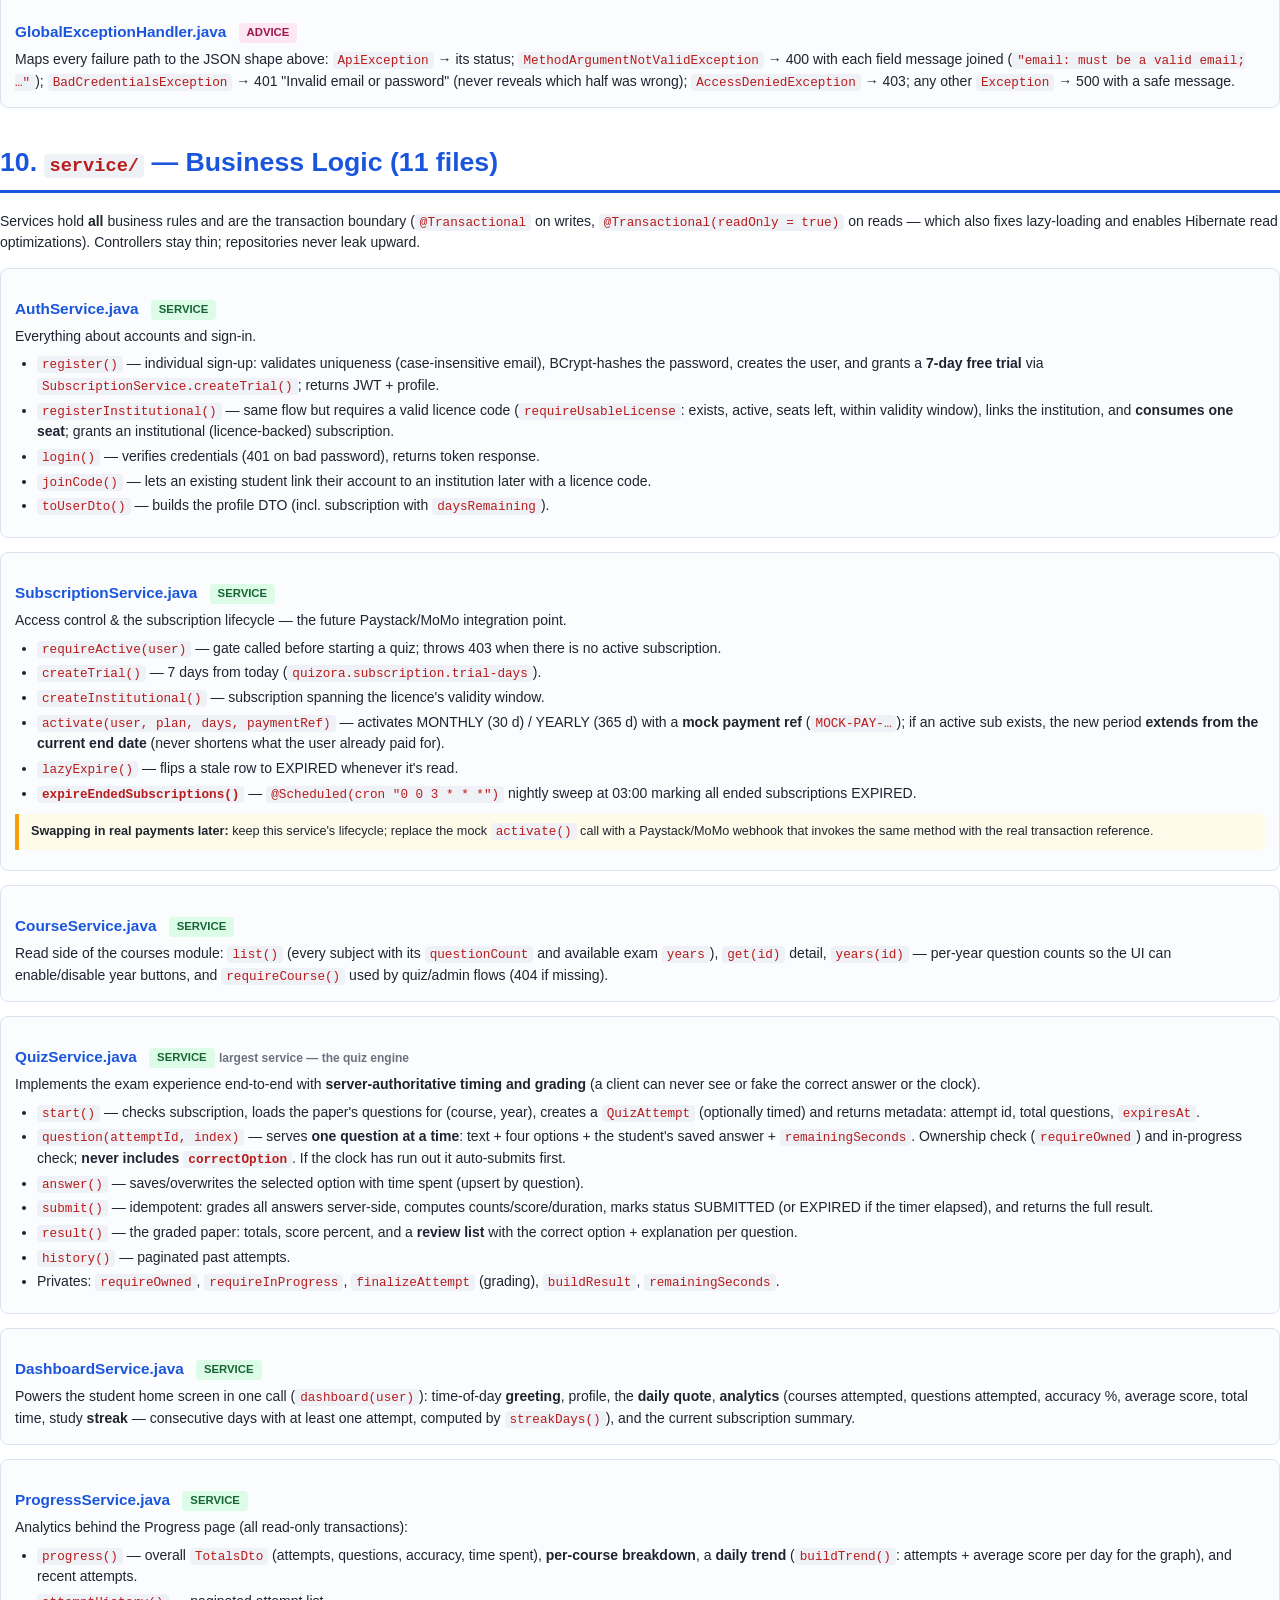
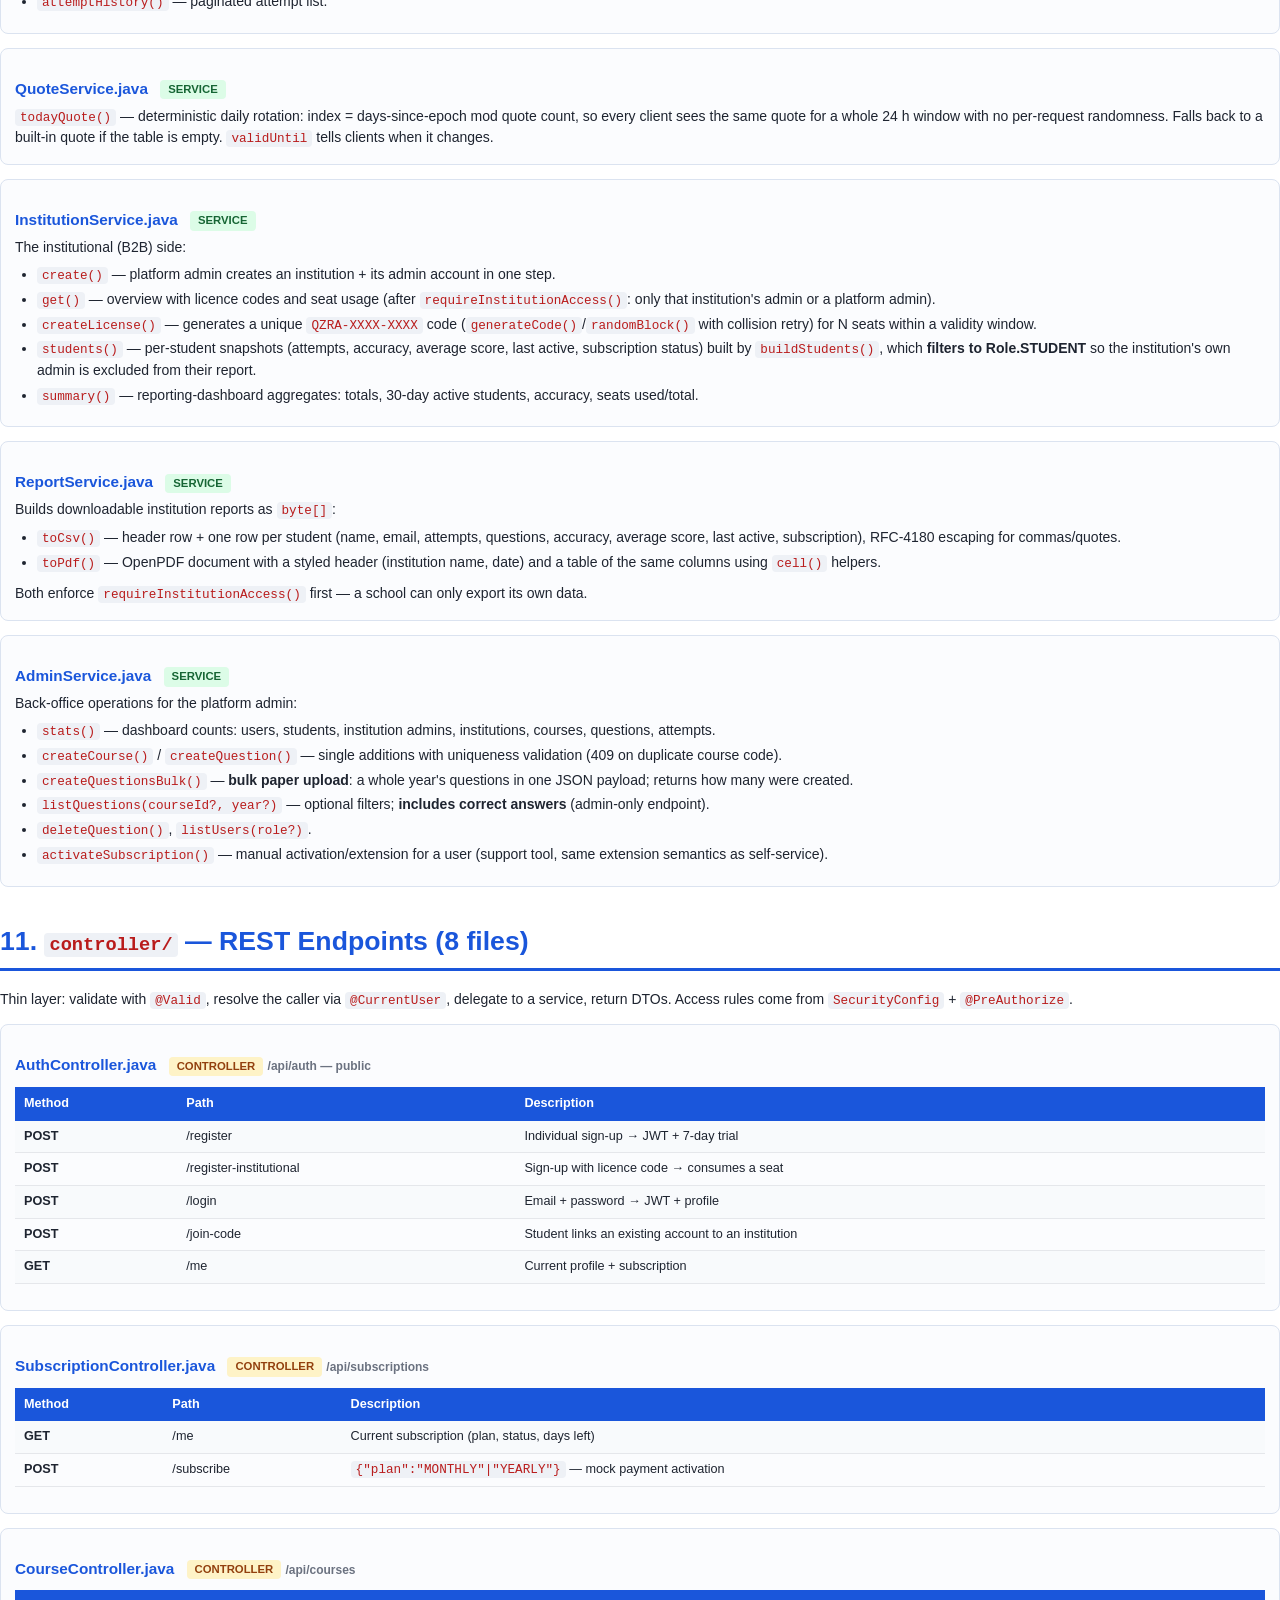
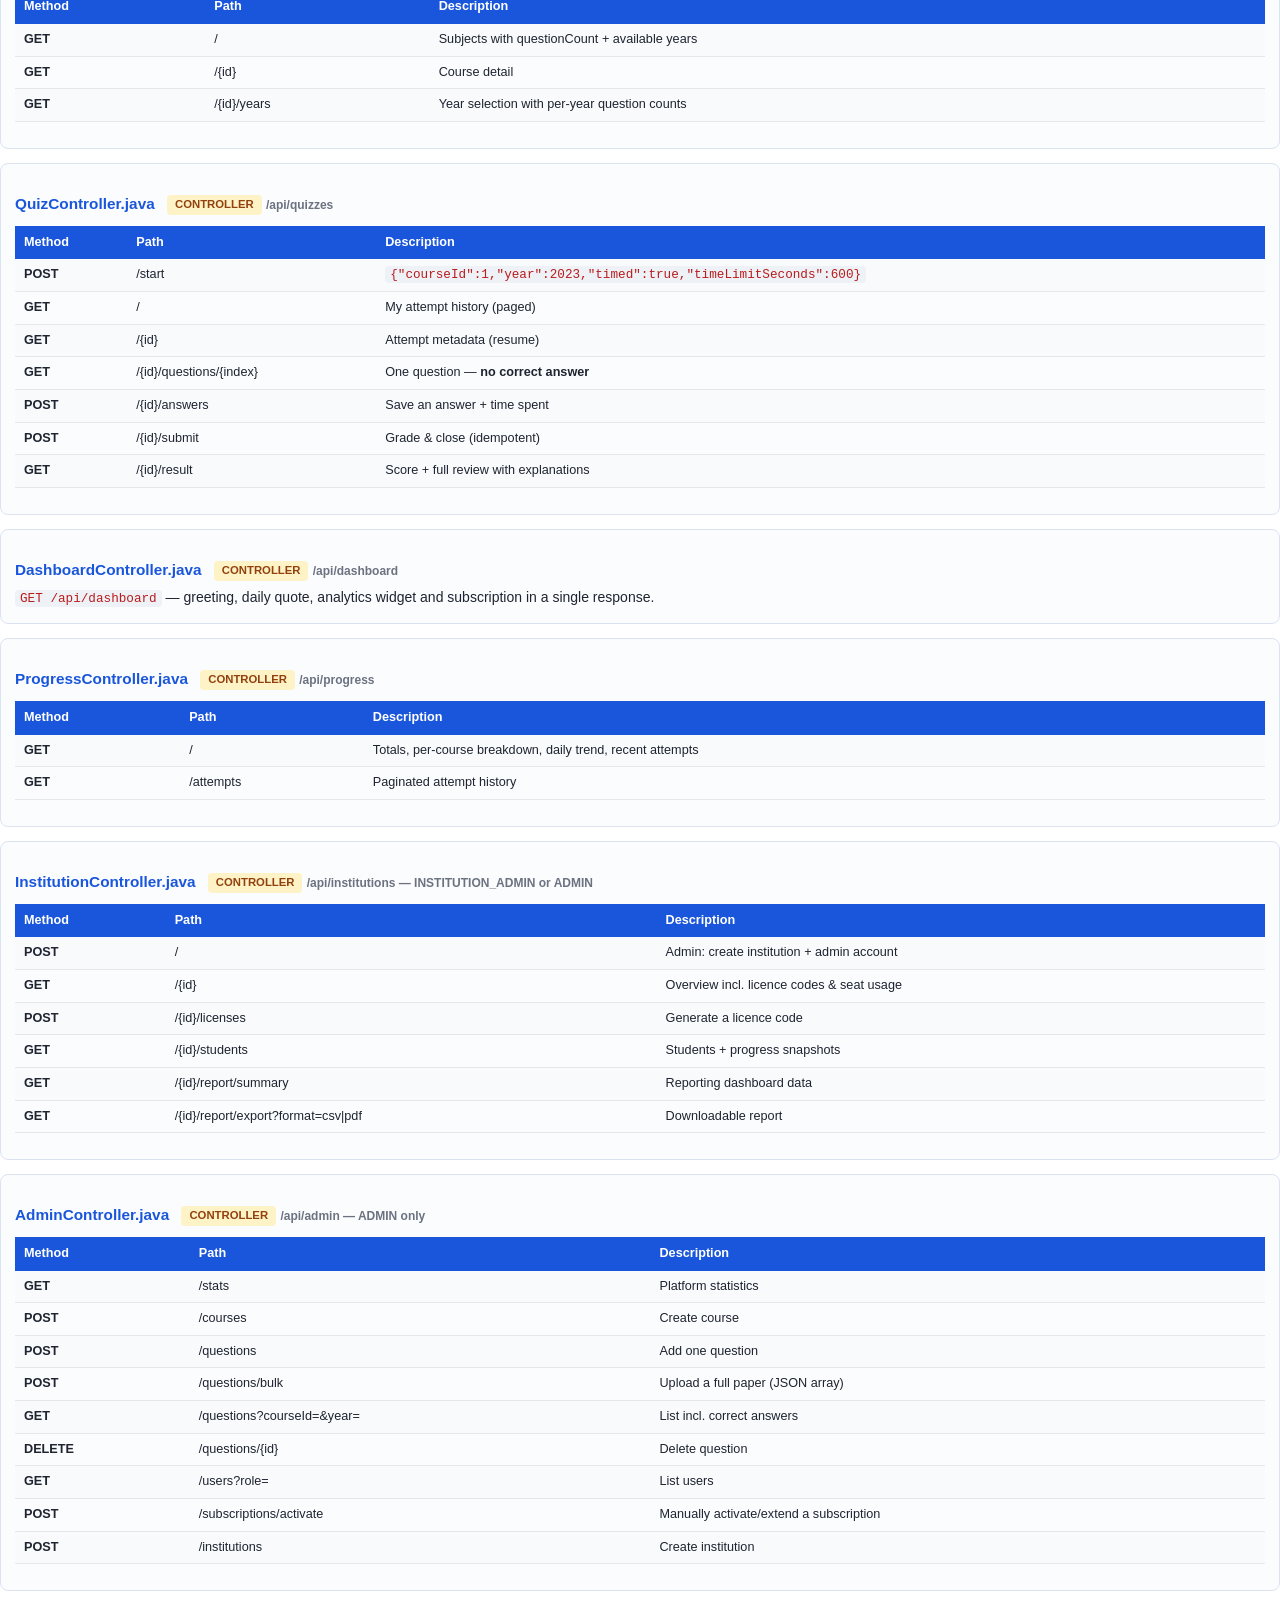
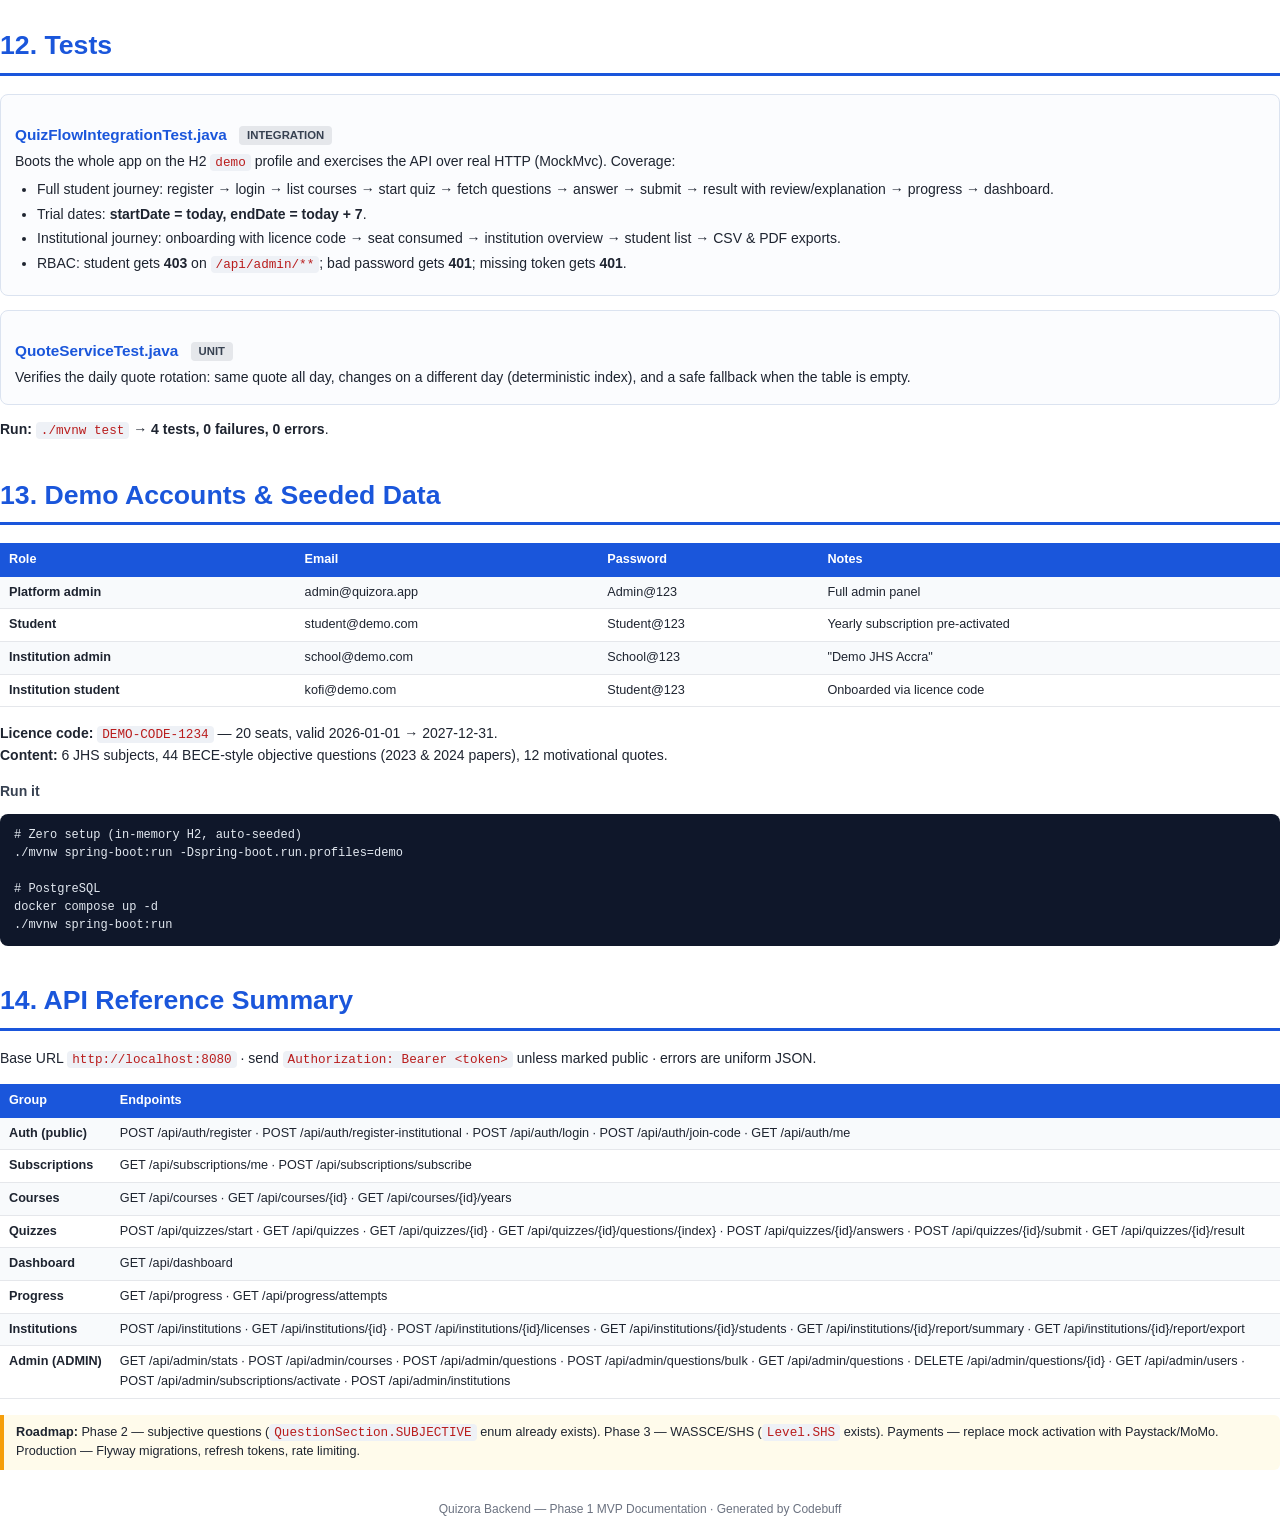
<file: backend/docs/Quizora-Backend-Documentation.html>
<!DOCTYPE html>
<html lang="en">
<head>
<meta charset="UTF-8">
<title>Quizora Backend — Technical Documentation</title>
<style>
  @page { size: A4; margin: 18mm 15mm; }
  * { box-sizing: border-box; }
  body {
    font-family: "Segoe UI", "Helvetica Neue", Arial, sans-serif;
    font-size: 10.5pt; line-height: 1.55; color: #1e2430; margin: 0;
  }
  .cover {
    text-align: center; padding-top: 120px; page-break-after: always;
  }
  .cover h1 { font-size: 34pt; margin: 0; color: #1a56db; letter-spacing: -0.5px; }
  .cover h2 { font-size: 16pt; font-weight: 400; color: #4b5563; margin-top: 8px; }
  .cover .meta { margin-top: 60px; color: #6b7280; font-size: 10pt; }
  .cover .badge {
    display: inline-block; background: #e8f0fe; color: #1a56db;
    border-radius: 999px; padding: 6px 18px; font-size: 10pt; margin-top: 24px;
  }
  h1.doc { font-size: 20pt; color: #1a56db; border-bottom: 3px solid #1a56db; padding-bottom: 6px; margin-top: 34px; }
  h2.section {
    font-size: 14pt; color: #111827; background: #f3f6fc;
    padding: 7px 12px; border-left: 4px solid #1a56db; border-radius: 0 6px 6px 0;
    margin-top: 26px; page-break-after: avoid;
  }
  h3.file { font-size: 11.5pt; color: #1a56db; margin-top: 18px; margin-bottom: 4px; page-break-after: avoid; }
  h3.file .path { font-family: Consolas, "Courier New", monospace; font-weight: 400; color: #6b7280; font-size: 9.5pt; }
  h4 { font-size: 10.5pt; margin: 12px 0 4px; color: #374151; page-break-after: avoid; }
  code, .mono {
    font-family: Consolas, "Courier New", monospace; font-size: 9.5pt;
    background: #eef1f6; padding: 1px 5px; border-radius: 4px; color: #b91c1c;
  }
  pre {
    background: #0f172a; color: #e2e8f0; padding: 12px 14px; border-radius: 8px;
    font-family: Consolas, "Courier New", monospace; font-size: 9pt; line-height: 1.5;
    overflow-x: hidden; white-space: pre-wrap; page-break-inside: avoid;
  }
  pre code { background: none; color: inherit; padding: 0; }
  table { width: 100%; border-collapse: collapse; margin: 10px 0 16px; font-size: 9.5pt; page-break-inside: avoid; }
  th { background: #1a56db; color: #fff; text-align: left; padding: 7px 9px; font-weight: 600; }
  td { padding: 6px 9px; border-bottom: 1px solid #e5e7eb; vertical-align: top; }
  tr:nth-child(even) td { background: #f8fafc; }
  td:first-child { font-weight: 600; white-space: nowrap; }
  .filebox {
    border: 1px solid #dbe3f0; border-radius: 8px; padding: 10px 14px;
    margin: 8px 0 14px; background: #fbfcfe; page-break-inside: avoid;
  }
  .filebox p { margin: 5px 0; }
  .tag {
    display: inline-block; font-size: 8.5pt; font-weight: 600; border-radius: 4px;
    padding: 1px 8px; margin-left: 8px; vertical-align: middle;
  }
  .tag.svc { background: #dcfce7; color: #166534; }
  .tag.ctrl { background: #fef3c7; color: #92400e; }
  .tag.ent { background: #e0e7ff; color: #3730a3; }
  .tag.cfg { background: #fce7f3; color: #9d174d; }
  .tag.repo { background: #cffafe; color: #155e75; }
  .tag.dto { background: #f3e8ff; color: #6b21a8; }
  .tag.sec { background: #fee2e2; color: #991b1b; }
  .tag.test { background: #e5e7eb; color: #374151; }
  ul { margin: 6px 0 10px; padding-left: 22px; }
  li { margin-bottom: 3px; }
  .note {
    background: #fffbeb; border-left: 4px solid #f59e0b; padding: 8px 12px;
    border-radius: 0 6px 6px 0; margin: 10px 0; font-size: 9.5pt;
  }
  .pagebreak { page-break-before: always; }
  .toc { columns: 2; font-size: 10pt; }
  .toc li { margin-bottom: 4px; }
  .small { font-size: 9pt; color: #6b7280; }
</style>
</head>
<body>

<!-- ============ COVER ============ -->
<div class="cover">
  <h1>Quizora</h1>
  <h2>Backend API — Technical Documentation</h2>
  <div class="badge">Phase 1 (MVP) · Spring Boot 3.5 · PostgreSQL</div>
  <div class="meta">
    Every file, service and endpoint explained<br><br>
    Generated: 2 October 2026<br>
    Location: <code>C:\Users\agbes\Desktop\Quizora</code>
  </div>
</div>

<!-- ============ TOC ============ -->
<h1 class="doc">Table of Contents</h1>
<ul class="toc">
  <li>1. Overview &amp; Tech Stack</li>
  <li>2. Project Structure</li>
  <li>3. Root &amp; Configuration Files</li>
  <li>4. <span class="mono">config/</span> — Security &amp; Seed Data</li>
  <li>5. <span class="mono">security/</span> — JWT Authentication</li>
  <li>6. <span class="mono">domain/</span> — Entities &amp; Enums</li>
  <li>7. <span class="mono">repository/</span> — Data Access</li>
  <li>8. <span class="mono">dto/</span> — Request/Response Contracts</li>
  <li>9. <span class="mono">exception/</span> — Error Handling</li>
  <li>10. <span class="mono">service/</span> — Business Logic (11 services)</li>
  <li>11. <span class="mono">controller/</span> — REST Endpoints</li>
  <li>12. Tests</li>
  <li>13. Demo Accounts &amp; Seeded Data</li>
  <li>14. API Reference Summary</li>
</ul>

<!-- ============ 1. OVERVIEW ============ -->
<h1 class="doc pagebreak">1. Overview &amp; Tech Stack</h1>
<p>
  <b>Quizora</b> is a past-questions learning platform where students prepare for external
  examinations (BECE now, WASSCE later) by solving past questions with timers, analytics and
  institutional monitoring. This backend implements <b>Phase 1 (MVP)</b>: authentication, courses,
  a question bank, a quiz engine, subscriptions, institutional licensing and reporting.
</p>
<table>
  <tr><th>Layer</th><th>Choice</th><th>Notes</th></tr>
  <tr><td>Language</td><td>Java 17+ (runs on JDK 17–25)</td><td>Compiled to target 17</td></tr>
  <tr><td>Framework</td><td>Spring Boot 3.5.16</td><td>Web, Data JPA, Security, Validation</td></tr>
  <tr><td>Database</td><td>PostgreSQL (default) · H2 in-memory</td><td>H2 powers the <code>demo</code> profile and all tests</td></tr>
  <tr><td>Auth</td><td>JWT — HS256 (jjwt 0.12.7)</td><td>Stateless, role-based access control</td></tr>
  <tr><td>Reports</td><td>CSV (built-in) + PDF (OpenPDF 1.3.43)</td><td>Institutional export downloads</td></tr>
  <tr><td>Build</td><td>Maven wrapper (<code>./mvnw</code>)</td><td>No Maven install needed</td></tr>
</table>

<h4>Architecture (classic 3-layer)</h4>
<pre>HTTP Client (web / mobile / curl)
      │  Authorization: Bearer &lt;jwt&gt;
      ▼
Controller  ── validates input, maps to DTOs, chooses status codes
      ▼
Service     ── all business rules, transactions, grading, licensing
      ▼
Repository  ── Spring Data JPA interfaces (no SQL boilerplate)
      ▼
PostgreSQL / H2</pre>
<p class="small">Cross-cutting: JWT filter (auth), GlobalExceptionHandler (uniform JSON errors), DataSeeder (demo data), @Scheduled sweep (subscription expiry).</p>

<!-- ============ 2. STRUCTURE ============ -->
<h1 class="doc">2. Project Structure</h1>
<pre>Quizora/
├── pom.xml                     # dependencies &amp; build config
├── mvnw / mvnw.cmd / .mvn/     # Maven wrapper (no install needed)
├── docker-compose.yml          # PostgreSQL 16 for local dev
├── README.md                   # quick start + API reference
├── .gitignore
├── docs/                       # this document
└── src/
    ├── main/
    │   ├── java/com/quizora/backend/
    │   │   ├── QuizoraApplication.java     # entry point
    │   │   ├── config/        (2 files)    # SecurityConfig, DataSeeder
    │   │   ├── security/      (5 files)    # JWT service/filter/principal
    │   │   ├── domain/       (17 files)    # 9 entities + 8 enums
    │   │   ├── repository/    (9 files)    # JPA repositories
    │   │   ├── dto/           (8 files)    # request/response records
    │   │   ├── exception/     (6 files)    # error handling
    │   │   ├── service/      (11 files)    # business logic
    │   │   └── controller/    (8 files)    # REST endpoints
    │   └── resources/
    │       ├── application.yml             # PostgreSQL (default)
    │       └── application-demo.yml         # H2 in-memory (demo)
    └── test/java/…                          # 2 test classes (4 tests)</pre>
<p><b>78 project files total.</b> Conventions: one public class per file; DTOs grouped as nested records inside a final class per feature area; services own all transactions; controllers never touch repositories directly.</p>

<!-- ============ 3. ROOT FILES ============ -->
<h1 class="doc pagebreak">3. Root &amp; Configuration Files</h1>

<div class="filebox">
  <h3 class="file">pom.xml <span class="tag cfg">BUILD</span></h3>
  <p>Maven build descriptor. Inherits the <b>Spring Boot 3.5.16</b> parent (dependency versions managed centrally), targets <b>Java 17</b>, and declares: spring-boot-starter-web/data-jpa/security/validation, <b>jjwt 0.12.7</b> (JWT), <b>OpenPDF 1.3.43</b> (report export), <b>PostgreSQL</b> driver, <b>H2</b> (demo/tests), Lombok-free (plain getters/setters), plus spring-boot-starter-test.</p>
</div>

<div class="filebox">
  <h3 class="file">mvnw / mvnw.cmd / .mvn/ <span class="tag cfg">BUILD</span></h3>
  <p>Maven Wrapper — pins Maven 3.9.x and downloads it on first use, so any machine with a JDK can build with <code>./mvnw test</code> or <code>./mvnw spring-boot:run</code> without installing Maven.</p>
</div>

<div class="filebox">
  <h3 class="file">docker-compose.yml <span class="tag cfg">INFRA</span></h3>
  <p>One-command <b>PostgreSQL 16</b> for production-like local runs: exposes port 5432, database <code>quizora</code>, user/password <code>postgres/postgres</code>, a named volume for data persistence. Usage: <code>docker compose up -d</code> then <code>./mvnw spring-boot:run</code>.</p>
</div>

<div class="filebox">
  <h3 class="file">src/main/resources/application.yml <span class="tag cfg">CONFIG</span></h3>
  <p>Default profile configuration:</p>
  <ul>
    <li><b>Datasource</b> — PostgreSQL via env vars <code>DB_URL</code>/<code>DB_USER</code>/<code>DB_PASSWORD</code> (sensible localhost defaults).</li>
    <li><b>JPA</b> — <code>ddl-auto: update</code> (schema auto-sync for development; swap to Flyway/Liquibase before production), <code>open-in-view: false</code>, UTC timezone, ISO date serialization.</li>
    <li><b>quizora.security.jwt</b> — HS256 secret from <code>JWT_SECRET</code> (dev fallback ≥32 chars), token lifetime 24 h.</li>
    <li><b>quizora.cors.allowed-origins</b> — from <code>CORS_ORIGINS</code>, default <code>*</code>.</li>
    <li><b>quizora.seed.enabled=true</b> — toggles DataSeeder; <b>quizora.subscription.trial-days=7</b> — free trial length.</li>
  </ul>
</div>

<div class="filebox">
  <h3 class="file">src/main/resources/application-demo.yml <span class="tag cfg">CONFIG</span></h3>
  <p>The zero-setup <code>demo</code> profile: swaps the datasource to <b>in-memory H2</b> in PostgreSQL compatibility mode (<code>MODE=PostgreSQL</code>), <code>create-drop</code> schema, enables the H2 web console. Every run starts fresh and re-seeds demo data — ideal for local exploration and for the integration tests.</p>
</div>

<div class="filebox">
  <h3 class="file">README.md <span class="tag cfg">DOCS</span></h3>
  <p>Team-facing guide: tech stack, quick start (demo vs PostgreSQL), demo accounts, implemented features, full API reference tables, project structure and the phase roadmap.</p>
</div>

<div class="filebox">
  <h3 class="file">QuizoraApplication.java <span class="tag cfg">ENTRY</span></h3>
  <p>Spring Boot entry point (<code>@SpringBootApplication</code>). Also carries <b><code>@EnableScheduling</code></b>, which activates the nightly cron job that expires ended subscriptions (see <code>SubscriptionService</code>).</p>
</div>

<!-- ============ 4. CONFIG ============ -->
<h1 class="doc pagebreak">4. <span class="mono" style="font-size:14pt">config/</span> — Security &amp; Seed Data</h1>

<div class="filebox">
  <h3 class="file">SecurityConfig.java <span class="tag sec">SECURITY</span></h3>
  <p>The heart of the security setup (<code>@Configuration @EnableWebSecurity @EnableMethodSecurity</code>). Three beans:</p>
  <h4><code>filterChain(HttpSecurity)</code></h4>
  <ul>
    <li>Stateless sessions (no cookies — JWT only), CSRF disabled (not needed for token auth).</li>
    <li><b>Route rules:</b> <code>/api/auth/**</code>, <code>/actuator/health</code>, <code>/h2-console/**</code> and all OPTIONS preflights are <b>public</b>; <code>/api/admin/**</code> requires role <b>ADMIN</b>; <b>everything else requires authentication</b>.</li>
    <li>Inserts <code>JwtAuthenticationFilter</code> before Spring's username/password filter.</li>
    <li>Custom JSON 401/403 bodies (never HTML error pages), frame-options <code>sameOrigin</code> so the H2 console works.</li>
  </ul>
  <h4><code>corsConfigurationSource()</code></h4>
  <p>Origins from <code>quizora.cors.allowed-origins</code> (comma-separated), all standard methods/headers allowed. <b><code>allowCredentials=false</code></b> deliberately — JWT rides in the <code>Authorization</code> header, and Spring rejects wildcard origins combined with credentials.</p>
  <h4><code>passwordEncoder()</code></h4>
  <p><b>BCrypt</b> — all stored passwords are salted hashes; plaintext never persisted.</p>
</div>

<div class="filebox">
  <h3 class="file">DataSeeder.java <span class="tag cfg">SEED</span> <span class="small">239 lines</span></h3>
  <p>A <code>CommandLineRunner</code> that runs on startup when <code>quizora.seed.enabled=true</code> (and only if the data is absent — safe to re-run). Four phases:</p>
  <ol>
    <li><b>seedUsers()</b> — platform admin, demo student (yearly subscription pre-activated), institution admin and an institution student.</li>
    <li><b>seedQuotes()</b> — 12 motivational quotes that power the daily dashboard quote.</li>
    <li><b>seedCoursesAndQuestions()</b> — 6 JHS subjects (Integrated Science, Maths, English, Social Studies, Creative Arts, Ghanaian Language) with <b>44 BECE-style objective questions</b> across the 2023 &amp; 2024 papers — each with 4 options, a correct answer and an explanation.</li>
    <li><b>seedInstitution()</b> — "Demo JHS Accra" plus licence code <code>DEMO-CODE-1234</code> (20 seats, valid 2026-01-01 → 2027-12-31).</li>
  </ol>
</div>

<!-- ============ 5. SECURITY ============ -->
<h1 class="doc pagebreak">5. <span class="mono" style="font-size:14pt">security/</span> — JWT Authentication</h1>
<p>How a request is authenticated, step by step:</p>
<pre>1. Client logs in  ──► AuthService verifies BCrypt hash
2. JwtService.generateToken(user) signs HS256 JWT (id + email + role, 24 h)
3. Client sends     Authorization: Bearer &lt;token&gt;   on every request
4. JwtAuthenticationFilter parses &amp; verifies the token
5. QuizoraUserDetails placed in SecurityContext  →  @CurrentUser injects User</pre>

<div class="filebox">
  <h3 class="file">JwtService.java <span class="tag sec">SECURITY</span></h3>
  <ul>
    <li><code>generateToken(User)</code> — signs a JWT with subject=email, claims <code>uid</code> &amp; <code>role</code>, 24 h expiry (configurable <code>expiration-ms</code>).</li>
    <li><code>parse(String)</code> — verifies signature + expiry and returns the claims (throws on invalid tokens).</li>
    <li><code>getExpirationMs()</code> — surfaced to clients so they can show token lifetime / schedule refresh.</li>
  </ul>
</div>

<div class="filebox">
  <h3 class="file">JwtAuthenticationFilter.java <span class="tag sec">SECURITY</span></h3>
  <p>A <code>OncePerRequestFilter</code> that runs before authorization. Reads the <code>Authorization: Bearer …</code> header, parses the token, loads the user via <code>QuizoraUserDetailsService</code>, and — only if the user isn't already in the SecurityContext — sets the authentication. Malformed/expired tokens are silently ignored so the request falls through to the 401 entry point.</p>
</div>

<div class="filebox">
  <h3 class="file">QuizoraUserDetails.java <span class="tag sec">SECURITY</span></h3>
  <p>Implements Spring's <code>UserDetails</code>: wraps the DB user as <code>id</code>, <code>role</code>, email (username), password hash. Authorities are derived from the role (<code>ROLE_STUDENT</code> / <code>ROLE_INSTITUTION_ADMIN</code> / <code>ROLE_ADMIN</code>), which is what makes <code>hasRole("ADMIN")</code> work.</p>
</div>

<div class="filebox">
  <h3 class="file">QuizoraUserDetailsService.java <span class="tag sec">SECURITY</span></h3>
  <p>Bridges Spring Security to the <code>UserRepository</code>: <code>loadUserByUsername(email)</code> (used by the filter; case-insensitive lookup with join-fetch of the institution to avoid lazy-init issues) and <code>loadByEmail</code> for internal use. Throws <code>UsernameNotFoundException</code> when unknown.</p>
</div>

<div class="filebox">
  <h3 class="file">CurrentUser.java <span class="tag sec">SECURITY</span></h3>
  <p>A small helper injected into controllers/services: <code>get()</code> returns the authenticated <code>User</code> or throws 401/403; <code>find()</code> returns <code>Optional</code>. Backed by <code>UserRepository.findWithInstitution</code> (join fetch) so lazy relationships are already loaded.</p>
</div>

<!-- ============ 6. DOMAIN ============ -->
<h1 class="doc pagebreak">6. <span class="mono" style="font-size:14pt">domain/</span> — Entities &amp; Enums (17 files)</h1>

<h2 class="section">Entities (9)</h2>

<div class="filebox">
  <h3 class="file">User.java <span class="tag ent">ENTITY</span></h3>
  <p>Account record: <code>id</code>, <code>email</code> (unique, case-insensitive), <code>passwordHash</code> (BCrypt), <code>fullName</code>, <code>role</code> (enum), optional <code>institution</code> and the <code>licenseCode</code> used to join one. Every quiz, subscription and seat belongs to a user.</p>
</div>

<div class="filebox">
  <h3 class="file">Institution.java <span class="tag ent">ENTITY</span></h3>
  <p>A school/organisation: <code>name</code>, <code>contactName</code>, <code>contactEmail</code>, <code>phone</code>. Owns licence codes and its students; powers the institutional portal and reports.</p>
</div>

<div class="filebox">
  <h3 class="file">LicenseCode.java <span class="tag ent">ENTITY</span></h3>
  <p>Bulk-seat licence: unique <code>code</code> (format <code>QZRA-XXXX-XXXX</code>), parent <code>institution</code>, <b><code>totalSeats</code>/<code>usedSeats</code></b>, validity window <code>validFrom</code>→<code>validUntil</code>, <code>status</code> (LicenseStatus). A student "consumes" one seat when registering with the code.</p>
</div>

<div class="filebox">
  <h3 class="file">Subscription.java <span class="tag ent">ENTITY</span></h3>
  <p>Access grant for one user: <code>plan</code> (MONTHLY/YEARLY/TRIAL — PlanType), <code>startDate</code>, <code>endDate</code>, <code>paymentRef</code> (mock <code>MOCK-PAY-…</code> today), <code>status</code> (SubscriptionStatus). Expiry is checked lazily on read and swept nightly.</p>
</div>

<div class="filebox">
  <h3 class="file">Course.java <span class="tag ent">ENTITY</span></h3>
  <p>A subject/paper: <code>name</code> ("Integrated Science"), unique <code>code</code> ("SCIENCE"), <code>description</code>, <code>level</code> (JHS/SHS — Level enum, SHS reserved for Phase 3), <code>createdAt</code>. Parent of all its questions.</p>
</div>

<div class="filebox">
  <h3 class="file">Question.java <span class="tag ent">ENTITY</span></h3>
  <p>A past question: <code>course</code>, <b><code>examYear</code></b> (<i>column is <code>exam_year</code> because <code>year</code> is a reserved word in H2/SQL</i>), <code>section</code> (OBJECTIVE now / SUBJECTIVE in Phase 2), <code>questionText</code>, four options <code>optionA–D</code>, <code>correctOption</code> (AnswerOption enum), <code>explanation</code> shown after submission, <code>marks</code> (default 1), <code>createdAt</code>. Helper <code>optionAt(answer)</code> resolves an option letter to its text. Indexed on (course_id, exam_year).</p>
</div>

<div class="filebox">
  <h3 class="file">QuizAttempt.java <span class="tag ent">ENTITY</span></h3>
  <p>One sitting of a paper: <code>user</code>, <code>course</code>, <code>exam_year</code>, <code>timed</code> flag + <code>timeLimitSeconds</code> (server-authoritative clock), <code>status</code> (AttemptStatus: IN_PROGRESS → SUBMITTED/EXPIRED), <code>startedAt</code>/<code>submittedAt</code>, results <code>totalQuestions</code>, <code>answeredCount</code>, <code>correctCount</code>, <code>scorePercent</code>, <code>durationSeconds</code>. Domain logic lives on the entity: <code>expiresAt()</code> computes the deadline and <code>isExpiredNow()</code> tells the service when to auto-grade.</p>
</div>

<div class="filebox">
  <h3 class="file">AttemptAnswer.java <span class="tag ent">ENTITY</span></h3>
  <p>One saved answer inside an attempt: link to <code>attempt</code> + <code>question</code>, the <code>selectedOption</code>, whether it was <code>correct</code>, and <code>timeSpentSeconds</code>. Rows are written as the student answers (so an expiry still captures partial work), then graded results are computed on submit.</p>
</div>

<div class="filebox">
  <h3 class="file">MotivationalQuote.java <span class="tag ent">ENTITY</span></h3>
  <p>Simple <code>text</code> + <code>author</code> row; 12 seeded quotes rotated deterministically once per day for the dashboard.</p>
</div>

<h2 class="section">Enums (8)</h2>
<table>
  <tr><th>File</th><th>Values</th><th>Purpose</th></tr>
  <tr><td>Role</td><td>STUDENT, INSTITUTION_ADMIN, ADMIN</td><td>Access level; drives JWT authorities &amp; route rules</td></tr>
  <tr><td>Level</td><td>JHS, SHS</td><td>Course level (SHS reserved for WASSCE phase)</td></tr>
  <tr><td>QuestionSection</td><td>OBJECTIVE, SUBJECTIVE</td><td>Phase 1 uses OBJECTIVE only</td></tr>
  <tr><td>AnswerOption</td><td>A, B, C, D</td><td>MCQ option letter</td></tr>
  <tr><td>AttemptStatus</td><td>IN_PROGRESS, SUBMITTED, EXPIRED</td><td>Quiz attempt lifecycle</td></tr>
  <tr><td>PlanType</td><td>TRIAL, MONTHLY, YEARLY</td><td>Subscription plan</td></tr>
  <tr><td>SubscriptionStatus</td><td>ACTIVE, EXPIRED, CANCELLED…</td><td>Subscription state</td></tr>
  <tr><td>LicenseStatus</td><td>ACTIVE, EXHAUSTED, EXPIRED…</td><td>Licence state (seat count / dates)</td></tr>
</table>

<!-- ============ 7. REPOSITORY ============ -->
<h1 class="doc pagebreak">7. <span class="mono" style="font-size:14pt">repository/</span> — Data Access (9 files)</h1>
<p>All repositories extend <code>JpaRepository&lt;Entity, Long&gt;</code>, inheriting CRUD + pagination. Derived queries are declared as method signatures — Spring Data implements them automatically. Custom queries use <code>@Query</code>/<code>@Modifying</code>.</p>
<table>
  <tr><th>Repository</th><th>Custom methods</th></tr>
  <tr><td>UserRepository</td><td><code>existsByEmailIgnoreCase</code> (registration check), <code>findWithInstitution</code> (join fetch — avoids LazyInit), <code>countByRole</code>, <code>countByInstitutionId</code>, <code>countByInstitutionIdAndRole</code> (student-only counts for reports)</td></tr>
  <tr><td>CourseRepository</td><td><code>existsByCodeIgnoreCase</code>, plus year/aggregation queries feeding the courses &amp; years endpoints</td></tr>
  <tr><td>QuestionRepository</td><td><code>countByCourseIdAndYear</code>, <code>countByCourseId</code> (question counts shown on courses), selection of a paper's questions for a quiz</td></tr>
  <tr><td>QuizAttemptRepository</td><td>Paged history per user, recent attempts, aggregate stats for dashboard/progress/institution reports</td></tr>
  <tr><td>AttemptAnswerRepository</td><td><code>countByAttemptId</code>, <code>countByAttemptIdAndCorrectTrue</code> (answer-vs-total checks)</td></tr>
  <tr><td>SubscriptionRepository</td><td><code>findByUserId</code> and the <b><code>expireEnded()</code> @Modifying @Query</b> used by the nightly sweep to flip ended rows to EXPIRED in one statement</td></tr>
  <tr><td>InstitutionRepository</td><td>Lookups by contact/name for uniqueness</td></tr>
  <tr><td>LicenseCodeRepository</td><td><code>findByCode</code> (registration validation), seat-used sums</td></tr>
  <tr><td>MotivationalQuoteRepository</td><td><code>count()</code> + ordered list for deterministic daily rotation; <code>findAll</code> fallback</td></tr>
</table>

<!-- ============ 8. DTO ============ -->
<h1 class="doc pagebreak">8. <span class="mono" style="font-size:14pt">dto/</span> — Request/Response Contracts (8 files)</h1>
<p>DTOs are Java <b>records</b> grouped in final classes (one per feature), so an API contract is immutable and self-documenting. Request records carry <code>jakarta.validation</code> annotations (<code>@NotBlank</code>, <code>@Email</code>, <code>@Size</code>, <code>@Min</code>…) enforced automatically by <code>@Valid</code> in the controllers. <b>Correct answers never appear in quiz-facing DTOs</b> — only in the post-submit review and admin listings.</p>
<table>
  <tr><th>File</th><th>Key records</th></tr>
  <tr><td>AuthDtos</td><td><code>RegisterRequest</code>, <code>InstitutionalRegisterRequest</code>, <code>LoginRequest</code>, <code>JoinCodeRequest</code>, <code>SubscribeRequest</code>, <code>UserDto</code>, <code>SubscriptionDto</code>, <code>AuthResponse</code> (JWT + profile)</td></tr>
  <tr><td>CourseDtos</td><td><code>CourseResponse</code> (with <code>questionCount</code> + available <code>years</code>), <code>YearResponse</code></td></tr>
  <tr><td>QuizDtos</td><td><code>StartRequest/Response</code>, <code>QuestionResponse</code> (one question, no correct answer, includes <code>remainingSeconds</code>), <code>AnswerRequest/Response</code>, <code>ReviewItem</code> (correct + explanation), <code>ResultResponse</code>, <code>AttemptSummary</code></td></tr>
  <tr><td>DashboardDtos</td><td><code>DashboardResponse</code> (greeting, quote, analytics, subscription), <code>QuoteDto</code>, <code>AnalyticsDto</code> (accuracy, average score, streak…)</td></tr>
  <tr><td>ProgressDtos</td><td><code>ProgressResponse</code> = <code>TotalsDto</code> + <code>CourseProgressDto[]</code> + <code>TrendPointDto[]</code> (daily graph) + recent attempts</td></tr>
  <tr><td>InstitutionDtos</td><td><code>CreateInstitutionRequest</code>, <code>CreateLicenseRequest</code>, <code>LicenseDto</code> (seat usage), <code>InstitutionResponse</code>, <code>StudentDto</code> (per-student snapshot), <code>ReportSummaryResponse</code></td></tr>
  <tr><td>AdminDtos</td><td><code>CreateCourseRequest</code>, <code>QuestionRequest</code>, <code>BulkQuestionRequest/Item</code> (full-paper upload), <code>AdminQuestionResponse</code> (includes correct answer), <code>UserResponse</code>, <code>ActivateSubscriptionRequest</code>, <code>AdminStatsResponse</code>, <code>MessageResponse</code></td></tr>
  <tr><td>Mappers</td><td>Static entity→DTO converters (e.g. <code>attemptSummary(QuizAttempt)</code>) shared by services</td></tr>
</table>

<!-- ============ 9. EXCEPTIONS ============ -->
<h1 class="doc pagebreak">9. <span class="mono" style="font-size:14pt">exception/</span> — Error Handling (6 files)</h1>
<p>Services throw typed exceptions; one <code>@RestControllerAdvice</code> turns them into a uniform JSON body:</p>
<pre>{ "status": 404, "error": "Not Found",
  "message": "Course not found: 99", "path": "/api/courses/99",
  "timestamp": "2026-10-02T10:30:00" }</pre>
<div class="filebox">
  <h3 class="file">ApiException.java <span class="tag cfg">BASE</span></h3>
  <p>Base runtime exception carrying an HTTP <code>HttpStatus</code> + message — the common parent for all typed errors below.</p>
  <h3 class="file">NotFoundException.java <span class="tag cfg">404</span></h3>
  <p>Resource doesn't exist (e.g. "Question not found: 12").</p>
  <h3 class="file">BadRequestException.java <span class="tag cfg">400</span></h3>
  <p>Semantically invalid input (e.g. answering a question that isn't in the attempt).</p>
  <h3 class="file">ForbiddenException.java <span class="tag cfg">403</span></h3>
  <p>Authenticated but not allowed (e.g. an institution admin touching another school's data).</p>
  <h3 class="file">ConflictException.java <span class="tag cfg">409</span></h3>
  <p>Duplicate resource (e.g. email already registered, duplicate course code).</p>
</div>
<div class="filebox">
  <h3 class="file">GlobalExceptionHandler.java <span class="tag cfg">ADVICE</span></h3>
  <p>Maps every failure path to the JSON shape above: <code>ApiException</code> → its status; <code>MethodArgumentNotValidException</code> → 400 with each field message joined (<code>"email: must be a valid email; …"</code>); <code>BadCredentialsException</code> → 401 "Invalid email or password" (never reveals which half was wrong); <code>AccessDeniedException</code> → 403; any other <code>Exception</code> → 500 with a safe message.</p>
</div>

<!-- ============ 10. SERVICES ============ -->
<h1 class="doc pagebreak">10. <span class="mono" style="font-size:14pt">service/</span> — Business Logic (11 files)</h1>
<p>Services hold <b>all</b> business rules and are the transaction boundary (<code>@Transactional</code> on writes, <code>@Transactional(readOnly = true)</code> on reads — which also fixes lazy-loading and enables Hibernate read optimizations). Controllers stay thin; repositories never leak upward.</p>

<div class="filebox">
  <h3 class="file">AuthService.java <span class="tag svc">SERVICE</span></h3>
  <p>Everything about accounts and sign-in.</p>
  <ul>
    <li><code>register()</code> — individual sign-up: validates uniqueness (case-insensitive email), BCrypt-hashes the password, creates the user, and grants a <b>7-day free trial</b> via <code>SubscriptionService.createTrial()</code>; returns JWT + profile.</li>
    <li><code>registerInstitutional()</code> — same flow but requires a valid licence code (<code>requireUsableLicense</code>: exists, active, seats left, within validity window), links the institution, and <b>consumes one seat</b>; grants an institutional (licence-backed) subscription.</li>
    <li><code>login()</code> — verifies credentials (401 on bad password), returns token response.</li>
    <li><code>joinCode()</code> — lets an existing student link their account to an institution later with a licence code.</li>
    <li><code>toUserDto()</code> — builds the profile DTO (incl. subscription with <code>daysRemaining</code>).</li>
  </ul>
</div>

<div class="filebox">
  <h3 class="file">SubscriptionService.java <span class="tag svc">SERVICE</span></h3>
  <p>Access control &amp; the subscription lifecycle — the future Paystack/MoMo integration point.</p>
  <ul>
    <li><code>requireActive(user)</code> — gate called before starting a quiz; throws 403 when there is no active subscription.</li>
    <li><code>createTrial()</code> — 7 days from today (<code>quizora.subscription.trial-days</code>).</li>
    <li><code>createInstitutional()</code> — subscription spanning the licence's validity window.</li>
    <li><code>activate(user, plan, days, paymentRef)</code> — activates MONTHLY (30 d) / YEARLY (365 d) with a <b>mock payment ref</b> (<code>MOCK-PAY-…</code>); if an active sub exists, the new period <b>extends from the current end date</b> (never shortens what the user already paid for).</li>
    <li><code>lazyExpire()</code> — flips a stale row to EXPIRED whenever it's read.</li>
    <li><b><code>expireEndedSubscriptions()</code></b> — <code>@Scheduled(cron "0 0 3 * * *")</code> nightly sweep at 03:00 marking all ended subscriptions EXPIRED.</li>
  </ul>
  <div class="note"><b>Swapping in real payments later:</b> keep this service's lifecycle; replace the mock <code>activate()</code> call with a Paystack/MoMo webhook that invokes the same method with the real transaction reference.</div>
</div>

<div class="filebox">
  <h3 class="file">CourseService.java <span class="tag svc">SERVICE</span></h3>
  <p>Read side of the courses module: <code>list()</code> (every subject with its <code>questionCount</code> and available exam <code>years</code>), <code>get(id)</code> detail, <code>years(id)</code> — per-year question counts so the UI can enable/disable year buttons, and <code>requireCourse()</code> used by quiz/admin flows (404 if missing).</p>
</div>

<div class="filebox">
  <h3 class="file">QuizService.java <span class="tag svc">SERVICE</span> <span class="small">largest service — the quiz engine</span></h3>
  <p>Implements the exam experience end-to-end with <b>server-authoritative timing and grading</b> (a client can never see or fake the correct answer or the clock).</p>
  <ul>
    <li><code>start()</code> — checks subscription, loads the paper's questions for (course, year), creates a <code>QuizAttempt</code> (optionally timed) and returns metadata: attempt id, total questions, <code>expiresAt</code>.</li>
    <li><code>question(attemptId, index)</code> — serves <b>one question at a time</b>: text + four options + the student's saved answer + <code>remainingSeconds</code>. Ownership check (<code>requireOwned</code>) and in-progress check; <b>never includes <code>correctOption</code></b>. If the clock has run out it auto-submits first.</li>
    <li><code>answer()</code> — saves/overwrites the selected option with time spent (upsert by question).</li>
    <li><code>submit()</code> — idempotent: grades all answers server-side, computes counts/score/duration, marks status SUBMITTED (or EXPIRED if the timer elapsed), and returns the full result.</li>
    <li><code>result()</code> — the graded paper: totals, score percent, and a <b>review list</b> with the correct option + explanation per question.</li>
    <li><code>history()</code> — paginated past attempts.</li>
    <li>Privates: <code>requireOwned</code>, <code>requireInProgress</code>, <code>finalizeAttempt</code> (grading), <code>buildResult</code>, <code>remainingSeconds</code>.</li>
  </ul>
</div>

<div class="filebox">
  <h3 class="file">DashboardService.java <span class="tag svc">SERVICE</span></h3>
  <p>Powers the student home screen in one call (<code>dashboard(user)</code>): time-of-day <b>greeting</b>, profile, the <b>daily quote</b>, <b>analytics</b> (courses attempted, questions attempted, accuracy %, average score, total time, study <b>streak</b> — consecutive days with at least one attempt, computed by <code>streakDays()</code>), and the current subscription summary.</p>
</div>

<div class="filebox">
  <h3 class="file">ProgressService.java <span class="tag svc">SERVICE</span></h3>
  <p>Analytics behind the Progress page (all read-only transactions):</p>
  <ul>
    <li><code>progress()</code> — overall <code>TotalsDto</code> (attempts, questions, accuracy, time spent), <b>per-course breakdown</b>, a <b>daily trend</b> (<code>buildTrend()</code>: attempts + average score per day for the graph), and recent attempts.</li>
    <li><code>attemptHistory()</code> — paginated attempt list.</li>
  </ul>
</div>

<div class="filebox">
  <h3 class="file">QuoteService.java <span class="tag svc">SERVICE</span></h3>
  <p><code>todayQuote()</code> — deterministic daily rotation: index = days-since-epoch mod quote count, so every client sees the same quote for a whole 24 h window with no per-request randomness. Falls back to a built-in quote if the table is empty. <code>validUntil</code> tells clients when it changes.</p>
</div>

<div class="filebox">
  <h3 class="file">InstitutionService.java <span class="tag svc">SERVICE</span></h3>
  <p>The institutional (B2B) side:</p>
  <ul>
    <li><code>create()</code> — platform admin creates an institution + its admin account in one step.</li>
    <li><code>get()</code> — overview with licence codes and seat usage (after <code>requireInstitutionAccess()</code>: only that institution's admin or a platform admin).</li>
    <li><code>createLicense()</code> — generates a unique <code>QZRA-XXXX-XXXX</code> code (<code>generateCode()</code>/<code>randomBlock()</code> with collision retry) for N seats within a validity window.</li>
    <li><code>students()</code> — per-student snapshots (attempts, accuracy, average score, last active, subscription status) built by <code>buildStudents()</code>, which <b>filters to Role.STUDENT</b> so the institution's own admin is excluded from their report.</li>
    <li><code>summary()</code> — reporting-dashboard aggregates: totals, 30-day active students, accuracy, seats used/total.</li>
  </ul>
</div>

<div class="filebox">
  <h3 class="file">ReportService.java <span class="tag svc">SERVICE</span></h3>
  <p>Builds downloadable institution reports as <code>byte[]</code>:</p>
  <ul>
    <li><code>toCsv()</code> — header row + one row per student (name, email, attempts, questions, accuracy, average score, last active, subscription), RFC-4180 escaping for commas/quotes.</li>
    <li><code>toPdf()</code> — OpenPDF document with a styled header (institution name, date) and a table of the same columns using <code>cell()</code> helpers.</li>
  </ul>
  <p>Both enforce <code>requireInstitutionAccess()</code> first — a school can only export its own data.</p>
</div>

<div class="filebox">
  <h3 class="file">AdminService.java <span class="tag svc">SERVICE</span></h3>
  <p>Back-office operations for the platform admin:</p>
  <ul>
    <li><code>stats()</code> — dashboard counts: users, students, institution admins, institutions, courses, questions, attempts.</li>
    <li><code>createCourse()</code> / <code>createQuestion()</code> — single additions with uniqueness validation (409 on duplicate course code).</li>
    <li><code>createQuestionsBulk()</code> — <b>bulk paper upload</b>: a whole year's questions in one JSON payload; returns how many were created.</li>
    <li><code>listQuestions(courseId?, year?)</code> — optional filters; <b>includes correct answers</b> (admin-only endpoint).</li>
    <li><code>deleteQuestion()</code>, <code>listUsers(role?)</code>.</li>
    <li><code>activateSubscription()</code> — manual activation/extension for a user (support tool, same extension semantics as self-service).</li>
  </ul>
</div>

<!-- ============ 11. CONTROLLERS ============ -->
<h1 class="doc pagebreak">11. <span class="mono" style="font-size:14pt">controller/</span> — REST Endpoints (8 files)</h1>
<p>Thin layer: validate with <code>@Valid</code>, resolve the caller via <code>@CurrentUser</code>, delegate to a service, return DTOs. Access rules come from <code>SecurityConfig</code> + <code>@PreAuthorize</code>.</p>

<div class="filebox">
  <h3 class="file">AuthController.java <span class="tag ctrl">CONTROLLER</span> <span class="small">/api/auth — public</span></h3>
  <table>
    <tr><th>Method</th><th>Path</th><th>Description</th></tr>
    <tr><td>POST</td><td>/register</td><td>Individual sign-up → JWT + 7-day trial</td></tr>
    <tr><td>POST</td><td>/register-institutional</td><td>Sign-up with licence code → consumes a seat</td></tr>
    <tr><td>POST</td><td>/login</td><td>Email + password → JWT + profile</td></tr>
    <tr><td>POST</td><td>/join-code</td><td>Student links an existing account to an institution</td></tr>
    <tr><td>GET</td><td>/me</td><td>Current profile + subscription</td></tr>
  </table>
</div>

<div class="filebox">
  <h3 class="file">SubscriptionController.java <span class="tag ctrl">CONTROLLER</span> <span class="small">/api/subscriptions</span></h3>
  <table>
    <tr><th>Method</th><th>Path</th><th>Description</th></tr>
    <tr><td>GET</td><td>/me</td><td>Current subscription (plan, status, days left)</td></tr>
    <tr><td>POST</td><td>/subscribe</td><td><code>{"plan":"MONTHLY"|"YEARLY"}</code> — mock payment activation</td></tr>
  </table>
</div>

<div class="filebox">
  <h3 class="file">CourseController.java <span class="tag ctrl">CONTROLLER</span> <span class="small">/api/courses</span></h3>
  <table>
    <tr><th>Method</th><th>Path</th><th>Description</th></tr>
    <tr><td>GET</td><td>/</td><td>Subjects with questionCount + available years</td></tr>
    <tr><td>GET</td><td>/{id}</td><td>Course detail</td></tr>
    <tr><td>GET</td><td>/{id}/years</td><td>Year selection with per-year question counts</td></tr>
  </table>
</div>

<div class="filebox">
  <h3 class="file">QuizController.java <span class="tag ctrl">CONTROLLER</span> <span class="small">/api/quizzes</span></h3>
  <table>
    <tr><th>Method</th><th>Path</th><th>Description</th></tr>
    <tr><td>POST</td><td>/start</td><td><code>{"courseId":1,"year":2023,"timed":true,"timeLimitSeconds":600}</code></td></tr>
    <tr><td>GET</td><td>/</td><td>My attempt history (paged)</td></tr>
    <tr><td>GET</td><td>/{id}</td><td>Attempt metadata (resume)</td></tr>
    <tr><td>GET</td><td>/{id}/questions/{index}</td><td>One question — <b>no correct answer</b></td></tr>
    <tr><td>POST</td><td>/{id}/answers</td><td>Save an answer + time spent</td></tr>
    <tr><td>POST</td><td>/{id}/submit</td><td>Grade &amp; close (idempotent)</td></tr>
    <tr><td>GET</td><td>/{id}/result</td><td>Score + full review with explanations</td></tr>
  </table>
</div>

<div class="filebox">
  <h3 class="file">DashboardController.java <span class="tag ctrl">CONTROLLER</span> <span class="small">/api/dashboard</span></h3>
  <p><code>GET /api/dashboard</code> — greeting, daily quote, analytics widget and subscription in a single response.</p>
</div>

<div class="filebox">
  <h3 class="file">ProgressController.java <span class="tag ctrl">CONTROLLER</span> <span class="small">/api/progress</span></h3>
  <table>
    <tr><th>Method</th><th>Path</th><th>Description</th></tr>
    <tr><td>GET</td><td>/</td><td>Totals, per-course breakdown, daily trend, recent attempts</td></tr>
    <tr><td>GET</td><td>/attempts</td><td>Paginated attempt history</td></tr>
  </table>
</div>

<div class="filebox">
  <h3 class="file">InstitutionController.java <span class="tag ctrl">CONTROLLER</span> <span class="small">/api/institutions — INSTITUTION_ADMIN or ADMIN</span></h3>
  <table>
    <tr><th>Method</th><th>Path</th><th>Description</th></tr>
    <tr><td>POST</td><td>/</td><td>Admin: create institution + admin account</td></tr>
    <tr><td>GET</td><td>/{id}</td><td>Overview incl. licence codes &amp; seat usage</td></tr>
    <tr><td>POST</td><td>/{id}/licenses</td><td>Generate a licence code</td></tr>
    <tr><td>GET</td><td>/{id}/students</td><td>Students + progress snapshots</td></tr>
    <tr><td>GET</td><td>/{id}/report/summary</td><td>Reporting dashboard data</td></tr>
    <tr><td>GET</td><td>/{id}/report/export?format=csv|pdf</td><td>Downloadable report</td></tr>
  </table>
</div>

<div class="filebox">
  <h3 class="file">AdminController.java <span class="tag ctrl">CONTROLLER</span> <span class="small">/api/admin — ADMIN only</span></h3>
  <table>
    <tr><th>Method</th><th>Path</th><th>Description</th></tr>
    <tr><td>GET</td><td>/stats</td><td>Platform statistics</td></tr>
    <tr><td>POST</td><td>/courses</td><td>Create course</td></tr>
    <tr><td>POST</td><td>/questions</td><td>Add one question</td></tr>
    <tr><td>POST</td><td>/questions/bulk</td><td>Upload a full paper (JSON array)</td></tr>
    <tr><td>GET</td><td>/questions?courseId=&amp;year=</td><td>List incl. correct answers</td></tr>
    <tr><td>DELETE</td><td>/questions/{id}</td><td>Delete question</td></tr>
    <tr><td>GET</td><td>/users?role=</td><td>List users</td></tr>
    <tr><td>POST</td><td>/subscriptions/activate</td><td>Manually activate/extend a subscription</td></tr>
    <tr><td>POST</td><td>/institutions</td><td>Create institution</td></tr>
  </table>
</div>

<!-- ============ 12. TESTS ============ -->
<h1 class="doc pagebreak">12. Tests</h1>
<div class="filebox">
  <h3 class="file">QuizFlowIntegrationTest.java <span class="tag test">INTEGRATION</span></h3>
  <p>Boots the whole app on the H2 <code>demo</code> profile and exercises the API over real HTTP (MockMvc). Coverage:</p>
  <ul>
    <li>Full student journey: register → login → list courses → start quiz → fetch questions → answer → submit → result with review/explanation → progress → dashboard.</li>
    <li>Trial dates: <b>startDate = today, endDate = today + 7</b>.</li>
    <li>Institutional journey: onboarding with licence code → seat consumed → institution overview → student list → CSV &amp; PDF exports.</li>
    <li>RBAC: student gets <b>403</b> on <code>/api/admin/**</code>; bad password gets <b>401</b>; missing token gets <b>401</b>.</li>
  </ul>
</div>
<div class="filebox">
  <h3 class="file">QuoteServiceTest.java <span class="tag test">UNIT</span></h3>
  <p>Verifies the daily quote rotation: same quote all day, changes on a different day (deterministic index), and a safe fallback when the table is empty.</p>
</div>
<p><b>Run:</b> <code>./mvnw test</code> → <b>4 tests, 0 failures, 0 errors</b>.</p>

<!-- ============ 13. DEMO DATA ============ -->
<h1 class="doc">13. Demo Accounts &amp; Seeded Data</h1>
<table>
  <tr><th>Role</th><th>Email</th><th>Password</th><th>Notes</th></tr>
  <tr><td>Platform admin</td><td>admin@quizora.app</td><td>Admin@123</td><td>Full admin panel</td></tr>
  <tr><td>Student</td><td>student@demo.com</td><td>Student@123</td><td>Yearly subscription pre-activated</td></tr>
  <tr><td>Institution admin</td><td>school@demo.com</td><td>School@123</td><td>"Demo JHS Accra"</td></tr>
  <tr><td>Institution student</td><td>kofi@demo.com</td><td>Student@123</td><td>Onboarded via licence code</td></tr>
</table>
<p><b>Licence code:</b> <code>DEMO-CODE-1234</code> — 20 seats, valid 2026-01-01 → 2027-12-31.<br>
<b>Content:</b> 6 JHS subjects, 44 BECE-style objective questions (2023 &amp; 2024 papers), 12 motivational quotes.</p>

<h4>Run it</h4>
<pre># Zero setup (in-memory H2, auto-seeded)
./mvnw spring-boot:run -Dspring-boot.run.profiles=demo

# PostgreSQL
docker compose up -d
./mvnw spring-boot:run</pre>

<!-- ============ 14. API SUMMARY ============ -->
<h1 class="doc pagebreak">14. API Reference Summary</h1>
<p>Base URL <code>http://localhost:8080</code> · send <code>Authorization: Bearer &lt;token&gt;</code> unless marked public · errors are uniform JSON.</p>
<table>
  <tr><th>Group</th><th>Endpoints</th></tr>
  <tr><td>Auth (public)</td><td>POST /api/auth/register · POST /api/auth/register-institutional · POST /api/auth/login · POST /api/auth/join-code · GET /api/auth/me</td></tr>
  <tr><td>Subscriptions</td><td>GET /api/subscriptions/me · POST /api/subscriptions/subscribe</td></tr>
  <tr><td>Courses</td><td>GET /api/courses · GET /api/courses/{id} · GET /api/courses/{id}/years</td></tr>
  <tr><td>Quizzes</td><td>POST /api/quizzes/start · GET /api/quizzes · GET /api/quizzes/{id} · GET /api/quizzes/{id}/questions/{index} · POST /api/quizzes/{id}/answers · POST /api/quizzes/{id}/submit · GET /api/quizzes/{id}/result</td></tr>
  <tr><td>Dashboard</td><td>GET /api/dashboard</td></tr>
  <tr><td>Progress</td><td>GET /api/progress · GET /api/progress/attempts</td></tr>
  <tr><td>Institutions</td><td>POST /api/institutions · GET /api/institutions/{id} · POST /api/institutions/{id}/licenses · GET /api/institutions/{id}/students · GET /api/institutions/{id}/report/summary · GET /api/institutions/{id}/report/export</td></tr>
  <tr><td>Admin (ADMIN)</td><td>GET /api/admin/stats · POST /api/admin/courses · POST /api/admin/questions · POST /api/admin/questions/bulk · GET /api/admin/questions · DELETE /api/admin/questions/{id} · GET /api/admin/users · POST /api/admin/subscriptions/activate · POST /api/admin/institutions</td></tr>
</table>

<div class="note">
  <b>Roadmap:</b> Phase 2 — subjective questions (<code>QuestionSection.SUBJECTIVE</code> enum already exists). Phase 3 — WASSCE/SHS (<code>Level.SHS</code> exists). Payments — replace mock activation with Paystack/MoMo. Production — Flyway migrations, refresh tokens, rate limiting.
</div>

<p class="small" style="margin-top:30px; text-align:center;">Quizora Backend — Phase 1 MVP Documentation · Generated by Codebuff</p>

</body>
</html>
</file>
<file: style.css>
:root {
    --primary: #1d4ed8;
    --primary-dark: #1e40af;
    --primary-light: #eff6ff;
    --primary-soft: #dbeafe;

    --text: #0f172a;
    --text-soft: #475569;
    --muted: #64748b;

    --background: #f8fafc;
    --white: #ffffff;
    --border: #e2e8f0;

    --success: #16a34a;
    --success-light: #f0fdf4;

    --danger: #dc2626;
    --danger-light: #fef2f2;

    --warning: #f59e0b;

    --shadow-sm: 0 4px 14px rgba(15, 23, 42, 0.06);
    --shadow-md: 0 14px 35px rgba(15, 23, 42, 0.08);
    --shadow-lg: 0 25px 60px rgba(15, 23, 42, 0.12);

    --radius-sm: 10px;
    --radius: 16px;
    --radius-lg: 24px;

    --container: 1180px;
}

* {
    margin: 0;
    padding: 0;
    box-sizing: border-box;
}

html {
    scroll-behavior: smooth;
}

body {
    min-height: 100vh;
    font-family:
        Inter,
        -apple-system,
        BlinkMacSystemFont,
        "Segoe UI",
        Arial,
        sans-serif;
    color: var(--text);
    background: var(--background);
    line-height: 1.6;
}

button,
input,
select {
    font: inherit;
}

button {
    border: 0;
}

button,
a {
    -webkit-tap-highlight-color: transparent;
}

a {
    color: inherit;
    text-decoration: none;
}

img {
    display: block;
    max-width: 100%;
}

.container {
    width: min(calc(100% - 40px), var(--container));
    margin: 0 auto;
}

.header {
    position: sticky;
    top: 0;
    z-index: 1000;
    background: rgba(255, 255, 255, 0.96);
    border-bottom: 1px solid var(--border);
    backdrop-filter: blur(14px);
}

.header-inner {
    min-height: 76px;
    display: flex;
    align-items: center;
    justify-content: space-between;
    gap: 28px;
}

.logo {
    display: inline-flex;
    align-items: center;
    gap: 10px;
    color: var(--text);
    font-size: 21px;
    font-weight: 800;
    letter-spacing: -0.5px;
}

.logo-mark {
    width: 38px;
    height: 38px;
    display: grid;
    place-items: center;
    border-radius: 11px;
    background: var(--primary);
    color: var(--white);
    font-weight: 900;
}

.desktop-nav {
    display: flex;
    align-items: center;
    gap: 30px;
}

.desktop-nav a {
    position: relative;
    color: var(--text-soft);
    font-size: 14px;
    font-weight: 600;
    transition: color 0.2s ease;
}

.desktop-nav a:hover,
.desktop-nav a.active {
    color: var(--primary);
}

.desktop-nav a.active::after {
    content: "";
    position: absolute;
    left: 0;
    right: 0;
    bottom: -27px;
    height: 2px;
    border-radius: 2px;
    background: var(--primary);
}

.nav-actions {
    display: flex;
    align-items: center;
    gap: 14px;
}

.guest-actions,
.student-actions {
    display: flex;
    align-items: center;
    gap: 14px;
}

.student-actions {
    display: none;
}

.header-student-name,
.student-name {
    color: var(--text);
    font-size: 14px;
    font-weight: 700;
}

.student-profile {
    display: flex;
    align-items: center;
}

.login-link {
    color: var(--text-soft);
    font-size: 14px;
    font-weight: 700;
}

.login-link:hover {
    color: var(--primary);
}

.primary-button,
.secondary-button {
    min-height: 44px;
    display: inline-flex;
    align-items: center;
    justify-content: center;
    border-radius: 11px;
    padding: 0 20px;
    font-weight: 700;
    cursor: pointer;
    transition:
        transform 0.2s ease,
        background 0.2s ease,
        border-color 0.2s ease,
        box-shadow 0.2s ease;
}

.primary-button {
    background: var(--primary);
    color: var(--white);
    box-shadow: 0 8px 18px rgba(29, 78, 216, 0.18);
}

.primary-button:hover {
    background: var(--primary-dark);
    transform: translateY(-1px);
}

.secondary-button {
    border: 1px solid var(--border);
    background: var(--white);
    color: var(--text);
}

.secondary-button:hover {
    border-color: #bfdbfe;
    background: var(--primary-light);
}

.logout-button {
    min-height: 40px;
    padding: 0 14px;
    border: 1px solid var(--border);
    border-radius: 10px;
    background: var(--white);
    color: var(--text-soft);
    font-size: 13px;
    font-weight: 700;
    cursor: pointer;
}

.logout-button:hover {
    border-color: #fecaca;
    background: var(--danger-light);
    color: var(--danger);
}

.menu-button {
    display: none;
    width: 42px;
    height: 42px;
    border-radius: 10px;
    background: var(--primary-light);
    color: var(--primary);
    font-size: 21px;
    cursor: pointer;
}

.mobile-menu {
    display: none;
    padding: 10px 20px 20px;
    border-top: 1px solid var(--border);
    background: var(--white);
}

.mobile-menu.open {
    display: flex;
    flex-direction: column;
    gap: 4px;
}

.mobile-menu a,
.mobile-logout {
    width: 100%;
    padding: 12px;
    border-radius: 9px;
    background: transparent;
    color: var(--text-soft);
    text-align: left;
    font-weight: 600;
    cursor: pointer;
}

.mobile-menu a:hover,
.mobile-logout:hover {
    background: var(--primary-light);
    color: var(--primary);
}

.section-tag,
.summary-label,
.auth-small-label,
.question-label,
.calculator-label {
    display: inline-block;
    color: var(--primary);
    font-size: 11px;
    font-weight: 800;
    letter-spacing: 1.3px;
    text-transform: uppercase;
}

.hero {
    position: relative;
    overflow: hidden;
    padding: 100px 0 110px;
    background:
        radial-gradient(circle at 85% 10%,
            rgba(219, 234, 254, 0.9),
            transparent 32%),
        linear-gradient(180deg, #ffffff 0%, #f8fbff 100%);
}

.hero::before {
    content: "";
    position: absolute;
    width: 500px;
    height: 500px;
    left: -280px;
    bottom: -300px;
    border-radius: 50%;
    background: rgba(219, 234, 254, 0.6);
}

.hero-grid {
    position: relative;
    z-index: 2;
    display: grid;
    grid-template-columns: 1.05fr 0.95fr;
    align-items: center;
    gap: 70px;
}

.eyebrow {
    width: fit-content;
    margin-bottom: 22px;
    padding: 7px 12px;
    border: 1px solid #bfdbfe;
    border-radius: 999px;
    background: var(--primary-light);
    color: var(--primary);
    font-size: 12px;
    font-weight: 800;
}

.hero-content h1 {
    max-width: 650px;
    font-size: clamp(48px, 6vw, 74px);
    line-height: 1.02;
    letter-spacing: -3px;
}

.hero-content h1 span {
    display: block;
    color: var(--primary);
}

.hero-text {
    max-width: 610px;
    margin-top: 25px;
    color: var(--text-soft);
    font-size: 18px;
    line-height: 1.8;
}

.hero-actions {
    display: flex;
    flex-wrap: wrap;
    gap: 12px;
    margin-top: 32px;
}

.hero-primary {
    min-height: 50px;
    padding: 0 24px;
}

.hero-actions .secondary-button {
    min-height: 50px;
}

.hero-trust {
    display: flex;
    flex-wrap: wrap;
    gap: 18px;
    margin-top: 28px;
}

.trust-item {
    display: flex;
    align-items: center;
    gap: 7px;
    color: var(--muted);
    font-size: 13px;
    font-weight: 600;
}

.trust-item span {
    width: 20px;
    height: 20px;
    display: grid;
    place-items: center;
    border-radius: 50%;
    background: var(--success-light);
    color: var(--success);
    font-size: 11px;
}

.hero-preview {
    position: relative;
}

.preview-card {
    position: relative;
    z-index: 2;
    padding: 28px;
    border: 1px solid var(--border);
    border-radius: var(--radius-lg);
    background: var(--white);
    box-shadow: var(--shadow-lg);
}

.preview-top,
.preview-bottom {
    display: flex;
    align-items: center;
    justify-content: space-between;
    gap: 20px;
}

.preview-label,
.small-label {
    display: block;
    margin-bottom: 4px;
    color: var(--muted);
    font-size: 11px;
    font-weight: 800;
    text-transform: uppercase;
    letter-spacing: 1px;
}

.preview-top h3 {
    font-size: 20px;
}

.question-count {
    padding: 6px 10px;
    border-radius: 8px;
    background: var(--primary-light);
    color: var(--primary);
    font-size: 12px;
    font-weight: 800;
}

.preview-progress {
    margin: 22px 0 28px;
}

.preview-progress-bar {
    height: 7px;
    overflow: hidden;
    border-radius: 999px;
    background: #eaf0f7;
}

.preview-progress-bar span {
    display: block;
    width: 40%;
    height: 100%;
    border-radius: inherit;
    background: var(--primary);
}

.preview-question h4 {
    max-width: 420px;
    font-size: 20px;
    line-height: 1.5;
}

.preview-options {
    display: grid;
    gap: 10px;
    margin-top: 22px;
}

.preview-option {
    display: flex;
    align-items: center;
    gap: 12px;
    padding: 13px;
    border: 1px solid var(--border);
    border-radius: 11px;
    color: var(--text-soft);
    font-size: 14px;
    font-weight: 600;
}

.preview-option span {
    width: 30px;
    height: 30px;
    display: grid;
    place-items: center;
    border-radius: 8px;
    background: #f1f5f9;
    color: var(--text);
    font-size: 12px;
    font-weight: 800;
}

.preview-option.selected {
    border-color: #93c5fd;
    background: var(--primary-light);
    color: var(--primary);
}

.preview-option.selected span {
    background: var(--primary);
    color: var(--white);
}

.preview-bottom {
    margin-top: 22px;
    padding-top: 20px;
    border-top: 1px solid var(--border);
    color: var(--muted);
    font-size: 13px;
}

.correct-badge {
    padding: 6px 10px;
    border-radius: 999px;
    background: var(--success-light);
    color: var(--success);
    font-weight: 800;
}

.floating-card {
    position: absolute;
    z-index: 3;
    min-width: 110px;
    padding: 14px 16px;
    border: 1px solid var(--border);
    border-radius: 14px;
    background: var(--white);
    box-shadow: var(--shadow-md);
}

.floating-card strong,
.floating-card span {
    display: block;
}

.floating-card strong {
    color: var(--primary);
    font-size: 21px;
}

.floating-card span {
    color: var(--muted);
    font-size: 11px;
    font-weight: 700;
}

.floating-one {
    top: -30px;
    right: -20px;
}

.floating-two {
    left: -35px;
    bottom: -25px;
}

.stats-section {
    border-top: 1px solid var(--border);
    border-bottom: 1px solid var(--border);
    background: var(--white);
}

.stats-grid {
    display: grid;
    grid-template-columns: repeat(4, 1fr);
}

.stat-item {
    padding: 28px 20px;
    text-align: center;
}

.stat-item+.stat-item {
    border-left: 1px solid var(--border);
}

.stat-item strong,
.stat-item span {
    display: block;
}

.stat-item strong {
    color: var(--primary);
    font-size: 22px;
}

.stat-item span {
    margin-top: 3px;
    color: var(--muted);
    font-size: 12px;
}

.section {
    padding: 100px 0;
}

.section-heading {
    max-width: 700px;
    margin: 0 auto 52px;
    text-align: center;
}

.section-heading h2 {
    margin-top: 10px;
    font-size: clamp(32px, 4vw, 46px);
    line-height: 1.15;
    letter-spacing: -1.5px;
}

.section-heading p {
    margin-top: 16px;
    color: var(--text-soft);
    font-size: 16px;
}

.features-grid {
    display: grid;
    grid-template-columns: repeat(3, 1fr);
    gap: 18px;
}

.feature-card {
    padding: 28px;
    border: 1px solid var(--border);
    border-radius: var(--radius);
    background: var(--white);
    box-shadow: var(--shadow-sm);
    transition:
        transform 0.2s ease,
        box-shadow 0.2s ease;
}

.feature-card:hover {
    transform: translateY(-4px);
    box-shadow: var(--shadow-md);
}

.feature-icon {
    width: 48px;
    height: 48px;
    display: grid;
    place-items: center;
    margin-bottom: 20px;
    border-radius: 13px;
    background: var(--primary-light);
    font-size: 22px;
}

.feature-card h3 {
    margin-bottom: 10px;
    font-size: 18px;
}

.feature-card p {
    color: var(--text-soft);
    font-size: 14px;
}

.how-section {
    background: var(--white);
}

.steps-grid {
    display: grid;
    grid-template-columns: repeat(3, 1fr);
    gap: 20px;
}

.step-card {
    position: relative;
    padding: 32px;
    border: 1px solid var(--border);
    border-radius: var(--radius);
    background: var(--background);
}

.step-number {
    display: block;
    margin-bottom: 35px;
    color: #bfdbfe;
    font-size: 42px;
    font-weight: 900;
    line-height: 1;
}

.step-card h3 {
    margin-bottom: 10px;
    font-size: 19px;
}

.step-card p {
    color: var(--text-soft);
    font-size: 14px;
}

.about-section {
    background:
        linear-gradient(135deg, #eff6ff 0%, #ffffff 70%);
}

.about-grid {
    display: grid;
    grid-template-columns: 0.9fr 1.1fr;
    align-items: center;
    gap: 70px;
}

.about-content h2 {
    margin: 12px 0 20px;
    font-size: clamp(32px, 4vw, 46px);
    line-height: 1.15;
    letter-spacing: -1.5px;
}

.about-content p {
    margin-bottom: 15px;
    color: var(--text-soft);
}

.text-link {
    display: inline-block;
    margin-top: 10px;
    color: var(--primary);
    font-weight: 800;
}

.about-panel {
    overflow: hidden;
    border: 1px solid var(--border);
    border-radius: var(--radius-lg);
    background: var(--white);
    box-shadow: var(--shadow-md);
}

.about-panel-item {
    display: grid;
    grid-template-columns: 50px 1fr;
    gap: 18px;
    padding: 26px;
}

.about-panel-item+.about-panel-item {
    border-top: 1px solid var(--border);
}

.about-panel-item>span {
    width: 42px;
    height: 42px;
    display: grid;
    place-items: center;
    border-radius: 12px;
    background: var(--primary-light);
    color: var(--primary);
    font-size: 12px;
    font-weight: 900;
}

.about-panel-item strong {
    font-size: 16px;
}

.about-panel-item p {
    margin-top: 4px;
    color: var(--text-soft);
    font-size: 13px;
}

.cta-section {
    padding: 40px 0 100px;
}

.cta-card {
    display: flex;
    align-items: center;
    justify-content: space-between;
    gap: 40px;
    padding: 48px;
    border-radius: var(--radius-lg);
    background:
        radial-gradient(circle at 90% 0%,
            rgba(255, 255, 255, 0.15),
            transparent 30%),
        var(--primary);
    color: var(--white);
    box-shadow: 0 25px 55px rgba(29, 78, 216, 0.22);
}

.cta-label {
    color: #bfdbfe;
    font-size: 11px;
    font-weight: 800;
    letter-spacing: 1.4px;
}

.cta-card h2 {
    margin: 7px 0;
    font-size: 34px;
    line-height: 1.2;
}

.cta-card p {
    color: #dbeafe;
}

.cta-button {
    flex: 0 0 auto;
    min-height: 50px;
    display: inline-flex;
    align-items: center;
    justify-content: center;
    padding: 0 22px;
    border-radius: 11px;
    background: var(--white);
    color: var(--primary);
    font-weight: 800;
}

.footer {
    background: #0f172a;
    color: var(--white);
}

.footer-grid {
    display: grid;
    grid-template-columns: 1fr auto;
    gap: 60px;
    padding: 55px 0 40px;
}

.footer-logo {
    color: var(--white);
}

.footer-grid>div:first-child p {
    max-width: 330px;
    margin-top: 15px;
    color: #94a3b8;
    font-size: 13px;
}

.footer-links {
    display: flex;
    gap: 80px;
}

.footer-links>div {
    display: flex;
    flex-direction: column;
    gap: 9px;
}

.footer-links strong {
    margin-bottom: 5px;
    font-size: 13px;
}

.footer-links a {
    color: #94a3b8;
    font-size: 13px;
}

.footer-links a:hover {
    color: var(--white);
}

.footer-bottom {
    padding: 20px 0;
    border-top: 1px solid #1e293b;
    color: #64748b;
    font-size: 12px;
}

/* LOGIN */

.auth-page {
    display: flex;
    flex-direction: column;
    background:
        radial-gradient(circle at top left,
            #dbeafe 0,
            transparent 28%),
        var(--background);
}

.auth-header {
    background: rgba(255, 255, 255, 0.92);
    border-bottom: 1px solid var(--border);
}

.auth-header-inner {
    min-height: 74px;
    display: flex;
    align-items: center;
    justify-content: space-between;
}

.back-home {
    color: var(--text-soft);
    font-size: 13px;
    font-weight: 700;
}

.back-home:hover {
    color: var(--primary);
}

.auth-main {
    flex: 1;
    display: grid;
    place-items: center;
    padding: 60px 20px;
}

.auth-wrapper {
    width: min(100%, 1040px);
    display: grid;
    grid-template-columns: 0.9fr 1.1fr;
    align-items: center;
    gap: 70px;
}

.auth-info h1 {
    margin: 12px 0 18px;
    font-size: clamp(38px, 5vw, 56px);
    line-height: 1.05;
    letter-spacing: -2px;
}

.auth-info>p {
    color: var(--text-soft);
    font-size: 16px;
}

.auth-benefits {
    display: grid;
    gap: 20px;
    margin-top: 35px;
}

.auth-benefit {
    display: grid;
    grid-template-columns: 38px 1fr;
    gap: 14px;
}

.auth-benefit-icon {
    width: 34px;
    height: 34px;
    display: grid;
    place-items: center;
    border-radius: 10px;
    background: var(--success-light);
    color: var(--success);
    font-weight: 900;
}

.auth-benefit strong,
.auth-benefit span {
    display: block;
}

.auth-benefit strong {
    margin-bottom: 3px;
    font-size: 14px;
}

.auth-benefit span {
    color: var(--muted);
    font-size: 13px;
}

.auth-card {
    padding: 38px;
    border: 1px solid var(--border);
    border-radius: var(--radius-lg);
    background: var(--white);
    box-shadow: var(--shadow-lg);
}

.auth-card-heading {
    margin-bottom: 28px;
}

.auth-card-heading h2 {
    margin: 7px 0 5px;
    font-size: 29px;
}

.auth-card-heading p {
    color: var(--muted);
    font-size: 13px;
}

.login-form {
    display: grid;
    gap: 18px;
}

.form-group label {
    display: block;
    margin-bottom: 7px;
    color: var(--text);
    font-size: 13px;
    font-weight: 700;
}

.form-group input {
    width: 100%;
    height: 48px;
    padding: 0 14px;
    border: 1px solid var(--border);
    border-radius: 10px;
    outline: none;
    background: var(--white);
    color: var(--text);
    transition:
        border-color 0.2s ease,
        box-shadow 0.2s ease;
}

.form-group input:focus {
    border-color: #93c5fd;
    box-shadow: 0 0 0 3px rgba(29, 78, 216, 0.08);
}

.password-field {
    position: relative;
}

.password-field input {
    padding-right: 70px;
}

.password-toggle {
    position: absolute;
    top: 50%;
    right: 12px;
    transform: translateY(-50%);
    background: transparent;
    color: var(--primary);
    font-size: 12px;
    font-weight: 800;
    cursor: pointer;
}

.form-options {
    display: flex;
    align-items: center;
    justify-content: space-between;
    gap: 20px;
}

.remember-option {
    display: flex;
    align-items: center;
    gap: 8px;
    color: var(--text-soft);
    font-size: 12px;
    cursor: pointer;
}

.remember-option input {
    accent-color: var(--primary);
}

.forgot-link {
    color: var(--primary);
    font-size: 12px;
    font-weight: 700;
}

.auth-submit {
    width: 100%;
    margin-top: 3px;
}

.form-message {
    display: none;
    padding: 10px 12px;
    border-radius: 9px;
    font-size: 12px;
}

.form-message.error {
    display: block;
    background: var(--danger-light);
    color: var(--danger);
}

.form-message.success {
    display: block;
    background: var(--success-light);
    color: var(--success);
}

.auth-divider {
    display: flex;
    align-items: center;
    gap: 12px;
    margin: 25px 0 15px;
    color: #94a3b8;
    font-size: 10px;
    font-weight: 800;
    text-transform: uppercase;
    letter-spacing: 1px;
}

.auth-divider::before,
.auth-divider::after {
    content: "";
    flex: 1;
    height: 1px;
    background: var(--border);
}

.auth-note {
    color: var(--muted);
    font-size: 11px;
    text-align: center;
}

.auth-footer {
    padding: 20px;
    color: var(--muted);
    font-size: 11px;
    text-align: center;
}

/* COURSES */

.courses-hero {
    padding: 70px 0 55px;
    border-bottom: 1px solid var(--border);
    background:
        radial-gradient(circle at 90% 10%,
            #dbeafe,
            transparent 28%),
        var(--white);
}

.courses-hero-content {
    max-width: 700px;
}

.courses-hero h1 {
    margin: 9px 0 10px;
    font-size: clamp(36px, 5vw, 52px);
    line-height: 1.1;
    letter-spacing: -2px;
}

.courses-hero h1 span {
    color: var(--primary);
}

.courses-hero p {
    color: var(--text-soft);
    font-size: 16px;
}

.course-builder-section {
    padding: 65px 0 100px;
}

.course-builder-layout {
    display: grid;
    grid-template-columns: minmax(0, 1fr) 340px;
    align-items: start;
    gap: 35px;
}

.builder-heading {
    margin-bottom: 35px;
}

.builder-heading h2 {
    margin: 7px 0 6px;
    font-size: 30px;
    letter-spacing: -1px;
}

.builder-heading p {
    color: var(--muted);
}

.selection-group {
    margin-bottom: 25px;
    padding: 28px;
    border: 1px solid var(--border);
    border-radius: var(--radius);
    background: var(--white);
    box-shadow: var(--shadow-sm);
}

.selection-heading {
    display: flex;
    align-items: flex-start;
    gap: 14px;
    margin-bottom: 20px;
}

.selection-number {
    flex: 0 0 auto;
    width: 34px;
    height: 34px;
    display: grid;
    place-items: center;
    border-radius: 10px;
    background: var(--primary-light);
    color: var(--primary);
    font-size: 12px;
    font-weight: 900;
}

.selection-heading h3 {
    font-size: 17px;
}

.selection-heading p {
    margin-top: 2px;
    color: var(--muted);
    font-size: 12px;
}

.choice-grid {
    display: grid;
    gap: 12px;
}

.choice-grid.two-column {
    grid-template-columns: repeat(2, 1fr);
}

.choice-grid.three-column {
    grid-template-columns: repeat(3, 1fr);
}

.course-selection .choice-card,
.course-selection .subject-card {
    position: relative;
    width: 100%;
    min-height: 100px;
    display: flex;
    align-items: center;
    gap: 14px;
    padding: 18px;
    border: 2px solid var(--border);
    border-radius: 14px;
    background: var(--white);
    color: var(--text);
    text-align: left;
    cursor: pointer;
    pointer-events: auto;
    user-select: none;
    -webkit-user-select: none;
    transition:
        border-color 0.2s ease,
        background 0.2s ease,
        box-shadow 0.2s ease,
        transform 0.2s ease;
}

.course-selection .choice-card:hover,
.course-selection .subject-card:hover {
    border-color: #93c5fd;
    background: #f8fbff;
    box-shadow: 0 8px 20px rgba(29, 78, 216, 0.1);
    transform: translateY(-2px);
}

.course-selection .choice-card:active,
.course-selection .subject-card:active {
    transform: scale(0.99);
}

.course-selection .choice-card:focus-visible,
.course-selection .subject-card:focus-visible {
    outline: 3px solid rgba(29, 78, 216, 0.18);
    outline-offset: 2px;
}

.course-selection .choice-card.active,
.course-selection .subject-card.active,
.course-selection .choice-card.selected,
.course-selection .subject-card.selected {
    border-color: var(--primary);
    background: var(--primary-light);
    box-shadow: 0 0 0 2px rgba(29, 78, 216, 0.06);
}

.course-selection .choice-card.active::after,
.course-selection .subject-card.active::after,
.course-selection .choice-card.selected::after,
.course-selection .subject-card.selected::after {
    content: "✓";
    position: absolute;
    top: 10px;
    right: 10px;
    width: 23px;
    height: 23px;
    display: grid;
    place-items: center;
    border-radius: 50%;
    background: var(--primary);
    color: var(--white);
    font-size: 12px;
    font-weight: 900;
}

.choice-icon,
.subject-icon {
    flex: 0 0 auto;
    width: 42px;
    height: 42px;
    display: grid;
    place-items: center;
    border-radius: 11px;
    background: #f1f5f9;
    color: var(--primary);
    font-size: 18px;
    font-weight: 900;
}

.choice-content,
.subject-card>span:last-child {
    display: block;
}

.choice-content strong,
.choice-content small,
.subject-card strong,
.subject-card small {
    display: block;
}

.choice-content strong,
.subject-card strong {
    padding-right: 24px;
    font-size: 14px;
}

.choice-content small,
.subject-card small {
    margin-top: 4px;
    color: var(--muted);
    font-size: 11px;
    line-height: 1.5;
}

.choice-card.compact {
    min-height: 82px;
    display: block;
}

.choice-card.compact strong,
.choice-card.compact small {
    display: block;
}

.choice-card.compact strong {
    font-size: 14px;
}

.choice-card.compact small {
    margin-top: 3px;
    color: var(--muted);
    font-size: 11px;
}

.subject-grid {
    display: grid;
    grid-template-columns: repeat(2, 1fr);
    gap: 12px;
}

.select-grid {
    display: grid;
    grid-template-columns: repeat(2, 1fr);
    gap: 14px;
    margin-top: 18px;
}

.select-field label {
    display: block;
    margin-bottom: 6px;
    color: var(--text-soft);
    font-size: 12px;
    font-weight: 700;
}

.select-field select {
    width: 100%;
    height: 46px;
    padding: 0 12px;
    border: 1px solid var(--border);
    border-radius: 10px;
    outline: none;
    background: var(--white);
    color: var(--text);
    cursor: pointer;
}

.select-field select:focus {
    border-color: #93c5fd;
    box-shadow: 0 0 0 3px rgba(29, 78, 216, 0.08);
}

.session-summary {
    position: sticky;
    top: 105px;
}

.summary-card {
    padding: 28px;
    border: 1px solid var(--border);
    border-radius: var(--radius);
    background: var(--white);
    box-shadow: var(--shadow-md);
}

.summary-card h3 {
    margin: 7px 0 5px;
    font-size: 21px;
}

.summary-description {
    color: var(--muted);
    font-size: 12px;
}

.summary-list {
    margin: 23px 0;
}

.summary-item {
    display: flex;
    align-items: flex-start;
    justify-content: space-between;
    gap: 18px;
    padding: 12px 0;
    border-bottom: 1px solid var(--border);
}

.summary-item span {
    color: var(--muted);
    font-size: 11px;
}

.summary-item strong {
    max-width: 170px;
    color: var(--text);
    font-size: 11px;
    text-align: right;
}

.summary-note {
    display: grid;
    grid-template-columns: 25px 1fr;
    gap: 9px;
    margin-bottom: 20px;
    padding: 12px;
    border-radius: 10px;
    background: var(--primary-light);
}

.summary-note p {
    color: var(--text-soft);
    font-size: 10px;
}

.start-button {
    width: 100%;
}

/* QUIZ */

.quiz-page {
    background: #f4f7fb;
}

.quiz-header {
    background: var(--white);
    border-bottom: 1px solid var(--border);
}

.quiz-header-inner {
    min-height: 74px;
    display: flex;
    align-items: center;
    justify-content: space-between;
    gap: 25px;
}

.quiz-header-info {
    display: flex;
    align-items: center;
    gap: 18px;
}

.quiz-student {
    text-align: right;
}

.quiz-student span,
.quiz-student strong {
    display: block;
}

.quiz-student span {
    color: var(--muted);
    font-size: 9px;
    text-transform: uppercase;
    letter-spacing: 1px;
}

.quiz-student strong {
    font-size: 13px;
}

.quiz-main {
    padding: 45px 0 80px;
}

.quiz-topbar {
    margin-bottom: 26px;
}

.back-course-link {
    display: inline-block;
    margin-bottom: 18px;
    color: var(--muted);
    font-size: 12px;
    font-weight: 700;
}

.back-course-link:hover {
    color: var(--primary);
}

.quiz-session-heading {
    display: flex;
    align-items: flex-end;
    justify-content: space-between;
    gap: 30px;
}

.quiz-mode-badge {
    display: inline-block;
    margin-bottom: 6px;
    padding: 5px 9px;
    border-radius: 999px;
    background: var(--primary-light);
    color: var(--primary);
    font-size: 10px;
    font-weight: 800;
}

.quiz-session-heading h1 {
    font-size: 29px;
    line-height: 1.2;
}

.quiz-session-heading p {
    margin-top: 4px;
    color: var(--muted);
    font-size: 12px;
}

.quiz-timer {
    min-width: 140px;
    padding: 12px 16px;
    border: 1px solid var(--border);
    border-radius: 12px;
    background: var(--white);
    text-align: center;
}

.timer-label {
    display: block;
    color: var(--muted);
    font-size: 9px;
    font-weight: 700;
    text-transform: uppercase;
}

.quiz-timer strong {
    display: block;
    margin-top: 2px;
    color: var(--primary);
    font-size: 20px;
}

.quiz-progress-area {
    margin-top: 25px;
}

.quiz-progress-info {
    display: flex;
    justify-content: space-between;
    margin-bottom: 7px;
    color: var(--muted);
    font-size: 11px;
}

.quiz-progress-bar {
    height: 7px;
    overflow: hidden;
    border-radius: 999px;
    background: #e2e8f0;
}

.quiz-progress-bar span {
    display: block;
    width: 10%;
    height: 100%;
    border-radius: inherit;
    background: var(--primary);
    transition: width 0.3s ease;
}

.quiz-layout {
    display: grid;
    grid-template-columns: minmax(0, 1fr) 290px;
    align-items: start;
    gap: 24px;
}

.question-card {
    min-height: 480px;
    padding: 30px;
    border: 1px solid var(--border);
    border-radius: var(--radius);
    background: var(--white);
    box-shadow: var(--shadow-sm);
}

.question-card-top {
    display: flex;
    align-items: center;
    justify-content: space-between;
    gap: 20px;
}

.calculator-open-button {
    padding: 8px 11px;
    border-radius: 9px;
    background: var(--primary-light);
    color: var(--primary);
    font-size: 11px;
    font-weight: 800;
    cursor: pointer;
}

.question-text {
    max-width: 760px;
    margin: 25px 0;
    font-size: clamp(21px, 3vw, 28px);
    line-height: 1.45;
}

.answer-options {
    display: grid;
    gap: 11px;
}

.answer-option {
    width: 100%;
    display: grid;
    grid-template-columns: 38px 1fr;
    align-items: center;
    gap: 13px;
    padding: 13px;
    border: 2px solid var(--border);
    border-radius: 12px;
    background: var(--white);
    color: var(--text);
    text-align: left;
    cursor: pointer;
    transition:
        border-color 0.2s ease,
        background 0.2s ease;
}

.answer-option:hover {
    border-color: #93c5fd;
    background: #f8fbff;
}

.answer-letter {
    width: 34px;
    height: 34px;
    display: grid;
    place-items: center;
    border-radius: 9px;
    background: #f1f5f9;
    font-size: 12px;
    font-weight: 900;
}

.answer-option.selected {
    border-color: var(--primary);
    background: var(--primary-light);
}

.answer-option.selected .answer-letter {
    background: var(--primary);
    color: var(--white);
}

.answer-option.correct {
    border-color: #86efac;
    background: var(--success-light);
}

.answer-option.correct .answer-letter {
    background: var(--success);
    color: var(--white);
}

.answer-option.incorrect {
    border-color: #fca5a5;
    background: var(--danger-light);
}

.answer-option.incorrect .answer-letter {
    background: var(--danger);
    color: var(--white);
}

.answer-feedback {
    display: none;
    margin-top: 18px;
    padding: 12px 14px;
    border-radius: 10px;
    font-size: 12px;
    font-weight: 600;
}

.answer-feedback.show {
    display: block;
}

.answer-feedback.correct {
    background: var(--success-light);
    color: var(--success);
}

.answer-feedback.incorrect {
    background: var(--danger-light);
    color: var(--danger);
}

.quiz-controls {
    display: flex;
    align-items: center;
    justify-content: space-between;
    gap: 14px;
    margin-top: 18px;
}

.quiz-nav-button {
    min-width: 125px;
}

.quiz-nav-button:disabled {
    opacity: 0.45;
    cursor: not-allowed;
    transform: none;
}

.quiz-sidebar {
    display: grid;
    gap: 16px;
}

.quiz-sidebar-card,
.quiz-tip-card {
    padding: 22px;
    border: 1px solid var(--border);
    border-radius: var(--radius);
    background: var(--white);
    box-shadow: var(--shadow-sm);
}

.sidebar-heading h3 {
    margin-top: 5px;
    font-size: 16px;
}

.question-navigator {
    display: grid;
    grid-template-columns: repeat(5, 1fr);
    gap: 7px;
    margin: 18px 0;
}

.navigator-button {
    aspect-ratio: 1;
    border: 1px solid var(--border);
    border-radius: 8px;
    background: var(--white);
    color: var(--text-soft);
    font-size: 11px;
    font-weight: 800;
    cursor: pointer;
}

.navigator-button:hover {
    border-color: #93c5fd;
}

.navigator-button.current {
    border-color: var(--primary);
    background: var(--primary);
    color: var(--white);
}

.navigator-button.answered:not(.current) {
    border-color: #93c5fd;
    background: var(--primary-light);
    color: var(--primary);
}

.navigator-legend {
    display: grid;
    gap: 7px;
    padding: 15px 0;
    border-top: 1px solid var(--border);
    border-bottom: 1px solid var(--border);
}

.navigator-legend>div {
    display: flex;
    align-items: center;
    gap: 7px;
    color: var(--muted);
    font-size: 9px;
}

.legend-box {
    width: 13px;
    height: 13px;
    border-radius: 4px;
    border: 1px solid var(--border);
}

.legend-box.current {
    border-color: var(--primary);
    background: var(--primary);
}

.legend-box.answered {
    border-color: #93c5fd;
    background: var(--primary-light);
}

.legend-box.unanswered {
    background: var(--white);
}

.submit-quiz-button {
    width: 100%;
    min-height: 43px;
    margin-top: 17px;
    border-radius: 10px;
    background: #0f172a;
    color: var(--white);
    font-size: 12px;
    font-weight: 800;
    cursor: pointer;
}

.submit-quiz-button:hover {
    background: #1e293b;
}

.quiz-tip-card,
.result-tip-card {
    display: grid;
    grid-template-columns: 30px 1fr;
    gap: 9px;
}

.quiz-tip-card strong,
.result-tip-card strong {
    font-size: 12px;
}

.quiz-tip-card p,
.result-tip-card p {
    margin-top: 3px;
    color: var(--muted);
    font-size: 10px;
}

/* CALCULATOR */

.calculator-overlay,
.modal-overlay {
    position: fixed;
    inset: 0;
    z-index: 2000;
    display: none;
    align-items: center;
    justify-content: center;
    padding: 20px;
    background: rgba(15, 23, 42, 0.55);
    backdrop-filter: blur(4px);
}

.calculator-overlay.open,
.modal-overlay.open {
    display: flex;
}

.calculator {
    width: min(100%, 390px);
    padding: 22px;
    border-radius: 20px;
    background: #111827;
    color: var(--white);
    box-shadow: var(--shadow-lg);
}

.calculator-header {
    display: flex;
    align-items: center;
    justify-content: space-between;
}

.calculator-label {
    color: #93c5fd;
}

.calculator-header h3 {
    margin-top: 2px;
}

.calculator-close {
    width: 34px;
    height: 34px;
    border-radius: 9px;
    background: #1f2937;
    color: var(--white);
    font-size: 21px;
    cursor: pointer;
}

.calculator-display {
    min-height: 75px;
    display: flex;
    align-items: flex-end;
    justify-content: flex-end;
    overflow: hidden;
    margin: 20px 0;
    padding: 15px;
    border-radius: 12px;
    background: #030712;
    color: var(--white);
    font-size: 29px;
    word-break: break-all;
}

.calculator-buttons {
    display: grid;
    grid-template-columns: repeat(4, 1fr);
    gap: 8px;
}

.calculator-buttons button {
    min-height: 50px;
    border-radius: 10px;
    background: #1f2937;
    color: var(--white);
    font-size: 13px;
    font-weight: 700;
    cursor: pointer;
}

.calculator-buttons button:hover {
    background: #374151;
}

.calculator-buttons .calculator-function {
    background: #334155;
}

.calculator-buttons .calculator-operator {
    background: var(--primary);
}

.calculator-buttons .calculator-equals {
    background: var(--success);
}

/* MODAL */

.submit-modal {
    width: min(100%, 440px);
    padding: 35px;
    border-radius: 20px;
    background: var(--white);
    text-align: center;
    box-shadow: var(--shadow-lg);
}

.modal-icon {
    width: 55px;
    height: 55px;
    display: grid;
    place-items: center;
    margin: 0 auto 18px;
    border-radius: 50%;
    background: var(--primary-light);
    color: var(--primary);
    font-size: 22px;
    font-weight: 900;
}

.submit-modal h2 {
    font-size: 24px;
}

.submit-modal p {
    margin-top: 8px;
    color: var(--muted);
    font-size: 13px;
}

.modal-actions {
    display: grid;
    grid-template-columns: repeat(2, 1fr);
    gap: 10px;
    margin-top: 25px;
}

/* RESULTS */

.results-page {
    background: #f5f8fc;
}

.results-main {
    min-height: 70vh;
}

.results-hero {
    padding: 65px 0 45px;
    border-bottom: 1px solid var(--border);
    background:
        radial-gradient(circle at 85% 0%,
            #dbeafe,
            transparent 30%),
        var(--white);
}

.results-heading {
    max-width: 680px;
}

.results-heading h1 {
    margin: 8px 0 8px;
    font-size: clamp(35px, 5vw, 50px);
    line-height: 1.1;
    letter-spacing: -2px;
}

.results-heading h1 span {
    color: var(--primary);
}

.results-heading p {
    color: var(--text-soft);
}

.results-content {
    padding: 45px 0 90px;
}

.results-layout {
    display: grid;
    grid-template-columns: minmax(0, 1fr) 310px;
    align-items: start;
    gap: 24px;
}

.results-primary {
    display: grid;
    gap: 20px;
}

.score-card {
    display: flex;
    align-items: center;
    gap: 30px;
    padding: 32px;
    border: 1px solid var(--border);
    border-radius: var(--radius);
    background: var(--white);
    box-shadow: var(--shadow-sm);
}

.score-circle {
    flex: 0 0 auto;
    width: 140px;
    height: 140px;
    display: grid;
    place-content: center;
    border: 10px solid var(--primary-light);
    border-top-color: var(--primary);
    border-radius: 50%;
    text-align: center;
}

.score-circle strong {
    display: block;
    color: var(--primary);
    font-size: 30px;
}

.score-circle span {
    color: var(--muted);
    font-size: 10px;
    font-weight: 700;
}

.score-message h2 {
    margin: 6px 0;
    font-size: 25px;
}

.score-message p {
    color: var(--muted);
    font-size: 13px;
}

.result-stat-grid {
    display: grid;
    grid-template-columns: repeat(4, 1fr);
    gap: 12px;
}

.result-stat-card {
    display: flex;
    align-items: center;
    gap: 11px;
    padding: 18px;
    border: 1px solid var(--border);
    border-radius: 13px;
    background: var(--white);
}

.result-stat-icon {
    flex: 0 0 auto;
    width: 34px;
    height: 34px;
    display: grid;
    place-items: center;
    border-radius: 9px;
    background: var(--primary-light);
    color: var(--primary);
    font-weight: 900;
}

.result-stat-card strong,
.result-stat-card span {
    display: block;
}

.result-stat-card strong {
    font-size: 18px;
}

.result-stat-card div span {
    color: var(--muted);
    font-size: 9px;
}

.result-details-card {
    padding: 28px;
    border: 1px solid var(--border);
    border-radius: var(--radius);
    background: var(--white);
}

.result-card-heading h3 {
    margin-top: 4px;
    font-size: 19px;
}

.result-details-grid {
    display: grid;
    grid-template-columns: repeat(2, 1fr);
    gap: 0 25px;
    margin-top: 20px;
}

.result-detail-item {
    display: flex;
    align-items: center;
    justify-content: space-between;
    gap: 20px;
    padding: 13px 0;
    border-bottom: 1px solid var(--border);
}

.result-detail-item span {
    color: var(--muted);
    font-size: 11px;
}

.result-detail-item strong {
    font-size: 11px;
    text-align: right;
}

.results-sidebar {
    display: grid;
    gap: 16px;
}

.results-action-card,
.result-tip-card {
    padding: 24px;
    border: 1px solid var(--border);
    border-radius: var(--radius);
    background: var(--white);
}

.results-action-card h3 {
    margin: 5px 0;
    font-size: 20px;
}

.results-action-card>p {
    margin-bottom: 20px;
    color: var(--muted);
    font-size: 11px;
}

.results-action-button {
    width: 100%;
    margin-bottom: 9px;
}

.results-home-link {
    display: block;
    margin-top: 9px;
    color: var(--muted);
    font-size: 11px;
    font-weight: 700;
    text-align: center;
}

.results-home-link:hover {
    color: var(--primary);
}

/* RESPONSIVE */

@media (max-width: 1000px) {
    .hero-grid {
        grid-template-columns: 1fr;
        gap: 65px;
    }

    .hero-content {
        max-width: 750px;
    }

    .hero-preview {
        width: min(100%, 650px);
        margin: 0 auto;
    }

    .features-grid {
        grid-template-columns: repeat(2, 1fr);
    }

    .about-grid {
        grid-template-columns: 1fr;
        gap: 45px;
    }

    .course-builder-layout,
    .quiz-layout,
    .results-layout {
        grid-template-columns: 1fr;
    }

    .session-summary {
        position: static;
    }

    .quiz-sidebar {
        grid-template-columns: 1fr 1fr;
    }

    .results-sidebar {
        grid-template-columns: 1fr 1fr;
    }

    .auth-wrapper {
        gap: 40px;
    }
}

@media (max-width: 800px) {
    .desktop-nav {
        display: none;
    }

    .menu-button {
        display: grid;
        place-items: center;
    }

    .header-inner {
        min-height: 68px;
    }

    .guest-actions .primary-button {
        display: none;
    }

    .student-actions .logout-button {
        display: none;
    }

    .hero {
        padding: 75px 0 90px;
    }

    .hero-content h1 {
        letter-spacing: -2px;
    }

    .stats-grid {
        grid-template-columns: repeat(2, 1fr);
    }

    .stat-item:nth-child(3) {
        border-top: 1px solid var(--border);
        border-left: 0;
    }

    .stat-item:nth-child(4) {
        border-top: 1px solid var(--border);
    }

    .steps-grid {
        grid-template-columns: 1fr;
    }

    .cta-card {
        align-items: flex-start;
        flex-direction: column;
    }

    .footer-grid {
        grid-template-columns: 1fr;
    }

    .auth-wrapper {
        grid-template-columns: 1fr;
        max-width: 600px;
    }

    .auth-info {
        text-align: center;
    }

    .auth-info .section-tag {
        text-align: center;
    }

    .auth-benefits {
        max-width: 450px;
        margin-left: auto;
        margin-right: auto;
        text-align: left;
    }

    .result-stat-grid {
        grid-template-columns: repeat(2, 1fr);
    }
}

@media (max-width: 650px) {
    .container {
        width: min(calc(100% - 28px), var(--container));
    }

    .header .student-profile {
        display: none;
    }

    .header>.header-inner .logout-button {
        display: none;
    }

    .hero-content h1 {
        font-size: 45px;
    }

    .hero-text {
        font-size: 16px;
    }

    .hero-actions {
        display: grid;
    }

    .hero-actions>* {
        width: 100%;
    }

    .floating-card {
        display: none;
    }

    .features-grid,
    .choice-grid.two-column,
    .choice-grid.three-column,
    .subject-grid,
    .select-grid,
    .result-details-grid {
        grid-template-columns: 1fr;
    }

    .section {
        padding: 75px 0;
    }

    .cta-section {
        padding-bottom: 75px;
    }

    .cta-card {
        padding: 32px 25px;
    }

    .cta-card h2 {
        font-size: 28px;
    }

    .footer-links {
        gap: 45px;
    }

    .selection-group {
        padding: 20px;
    }

    .course-builder-section {
        padding-top: 40px;
    }

    .quiz-session-heading {
        align-items: flex-start;
        flex-direction: column;
    }

    .quiz-timer {
        width: 100%;
    }

    .question-card {
        min-height: auto;
        padding: 22px;
    }

    .question-card-top {
        align-items: flex-start;
    }

    .question-text {
        font-size: 21px;
    }

    .quiz-sidebar {
        grid-template-columns: 1fr;
    }

    .quiz-controls {
        display: grid;
        grid-template-columns: repeat(2, 1fr);
    }

    .quiz-nav-button {
        width: 100%;
        min-width: 0;
    }

    .results-sidebar {
        grid-template-columns: 1fr;
    }

    .score-card {
        align-items: center;
        flex-direction: column;
        text-align: center;
    }

    .result-stat-grid {
        grid-template-columns: 1fr 1fr;
    }

    .modal-actions {
        grid-template-columns: 1fr;
    }

    .auth-card {
        padding: 27px 22px;
    }

    .auth-main {
        padding: 40px 14px;
    }
}

@media (max-width: 430px) {
    .guest-actions .login-link {
        display: none;
    }

    .header-student-name {
        display: none;
    }

    .hero-content h1 {
        font-size: 39px;
    }

    .preview-card {
        padding: 20px;
    }

    .stats-grid {
        grid-template-columns: 1fr;
    }

    .stat-item+.stat-item {
        border-top: 1px solid var(--border);
        border-left: 0;
    }

    .footer-links {
        flex-direction: column;
    }

    .result-stat-grid {
        grid-template-columns: 1fr;
    }

    .question-navigator {
        grid-template-columns: repeat(5, 1fr);
    }

    .form-options {
        align-items: flex-start;
        flex-direction: column;
        gap: 10px;
    }
}

/* =========================================================
   QUIZORA STUDENT DASHBOARD
   ========================================================= */

.dashboard-page {
    background: #f5f7fb;
    color: #172033;
    min-height: 100vh;
}

.dashboard-page * {
    box-sizing: border-box;
}

.dashboard-page .container {
    width: min(1180px, calc(100% - 40px));
    margin: 0 auto;
}


/* HEADER */

.dashboard-header {
    background: #ffffff;
    border-bottom: 1px solid #e6eaf0;
    position: sticky;
    top: 0;
    z-index: 100;
}

.dashboard-nav {
    min-height: 76px;
    display: flex;
    align-items: center;
    justify-content: space-between;
    gap: 30px;
}

.dashboard-logo {
    font-size: 1.55rem;
    font-weight: 800;
    color: #1d4ed8;
    text-decoration: none;
    letter-spacing: -0.5px;
}

.dashboard-nav-links {
    display: flex;
    align-items: center;
    gap: 30px;
}

.dashboard-nav-links a {
    color: #64748b;
    text-decoration: none;
    font-size: 0.94rem;
    font-weight: 600;
    transition: 0.2s ease;
}

.dashboard-nav-links a:hover,
.dashboard-nav-links a.active {
    color: #1d4ed8;
}

.dashboard-user {
    display: flex;
    align-items: center;
    gap: 18px;
}

.dashboard-user-info {
    display: flex;
    flex-direction: column;
    text-align: right;
    line-height: 1.3;
}

.dashboard-user-label {
    color: #94a3b8;
    font-size: 0.72rem;
    font-weight: 600;
    text-transform: uppercase;
}

.dashboard-user-info strong {
    font-size: 0.9rem;
    color: #172033;
}

.dashboard-logout {
    border: 1px solid #dbe2ea;
    background: #ffffff;
    color: #334155;
    padding: 10px 16px;
    border-radius: 10px;
    font: inherit;
    font-size: 0.85rem;
    font-weight: 700;
    cursor: pointer;
    transition: 0.2s ease;
}

.dashboard-logout:hover {
    border-color: #1d4ed8;
    color: #1d4ed8;
}


/* MAIN */

.dashboard-main {
    padding-bottom: 50px;
}

.dashboard-welcome {
    padding: 48px 0 25px;
}

.dashboard-welcome-card {
    background: linear-gradient(135deg, #0f3d9e, #2563eb);
    border-radius: 24px;
    padding: 45px;
    display: grid;
    grid-template-columns: 1.5fr 0.8fr;
    gap: 40px;
    align-items: center;
    box-shadow: 0 18px 45px rgba(29, 78, 216, 0.16);
}

.dashboard-welcome-content {
    color: #ffffff;
}

.dashboard-eyebrow {
    display: inline-block;
    color: #2563eb;
    font-size: 0.73rem;
    font-weight: 800;
    letter-spacing: 1.2px;
    margin-bottom: 10px;
}

.dashboard-welcome-content .dashboard-eyebrow,
.dashboard-continue-card .dashboard-eyebrow {
    color: #bfdbfe;
}

.dashboard-welcome-content h1 {
    margin: 0 0 14px;
    font-size: clamp(2rem, 4vw, 3.15rem);
    line-height: 1.08;
    letter-spacing: -1.5px;
}

.dashboard-welcome-content p {
    max-width: 650px;
    margin: 0;
    color: #dbeafe;
    line-height: 1.7;
    font-size: 1rem;
}

.dashboard-welcome-actions {
    margin-top: 28px;
    display: flex;
    gap: 12px;
    flex-wrap: wrap;
}

.dashboard-primary-button,
.dashboard-secondary-button,
.dashboard-small-button,
.dashboard-full-button {
    text-decoration: none;
    font-weight: 700;
    border-radius: 11px;
    transition: 0.2s ease;
}

.dashboard-primary-button {
    display: inline-flex;
    align-items: center;
    justify-content: center;
    background: #ffffff;
    color: #1d4ed8;
    padding: 13px 22px;
}

.dashboard-primary-button:hover {
    transform: translateY(-2px);
}

.dashboard-secondary-button {
    display: inline-flex;
    align-items: center;
    justify-content: center;
    border: 1px solid rgba(255, 255, 255, 0.35);
    color: #ffffff;
    padding: 13px 22px;
}

.dashboard-secondary-button:hover {
    background: rgba(255, 255, 255, 0.1);
}


/* QUOTE */

.dashboard-quote-card {
    background: rgba(255, 255, 255, 0.12);
    border: 1px solid rgba(255, 255, 255, 0.18);
    border-radius: 18px;
    padding: 28px;
    color: #ffffff;
    backdrop-filter: blur(8px);
}

.quote-label {
    display: inline-block;
    font-size: 0.72rem;
    font-weight: 800;
    text-transform: uppercase;
    letter-spacing: 1px;
    color: #bfdbfe;
    margin-bottom: 15px;
}

.dashboard-quote-card blockquote {
    margin: 0 0 14px;
    font-size: 1.25rem;
    line-height: 1.55;
    font-weight: 700;
}

.dashboard-quote-card p {
    margin: 0;
    color: #bfdbfe;
    font-size: 0.85rem;
}


/* GENERAL SECTIONS */

.dashboard-section {
    padding: 30px 0;
}

.dashboard-section-heading {
    display: flex;
    align-items: end;
    justify-content: space-between;
    gap: 20px;
    margin-bottom: 22px;
}

.dashboard-section-heading h2,
.dashboard-panel-header h2 {
    margin: 0;
    color: #172033;
    font-size: 1.55rem;
    letter-spacing: -0.5px;
}

.dashboard-section-heading p {
    color: #64748b;
    margin: 8px 0 0;
    line-height: 1.6;
}


/* QUICK ACTIONS */

.dashboard-action-grid {
    display: grid;
    grid-template-columns: repeat(2, 1fr);
    gap: 18px;
}

.dashboard-action-card {
    background: #ffffff;
    border: 1px solid #e5eaf1;
    border-radius: 17px;
    padding: 24px;
    display: grid;
    grid-template-columns: auto 1fr auto;
    align-items: center;
    gap: 18px;
    color: inherit;
    text-decoration: none;
    transition: 0.2s ease;
}

.dashboard-action-card:hover {
    transform: translateY(-3px);
    border-color: #bfdbfe;
    box-shadow: 0 12px 30px rgba(15, 23, 42, 0.07);
}

.dashboard-action-icon {
    width: 48px;
    height: 48px;
    border-radius: 13px;
    display: grid;
    place-items: center;
    background: #eff6ff;
    color: #1d4ed8;
    font-size: 1.1rem;
    font-weight: 800;
}

.dashboard-action-card h3 {
    margin: 0 0 6px;
    font-size: 1rem;
}

.dashboard-action-card p {
    margin: 0;
    color: #64748b;
    font-size: 0.86rem;
    line-height: 1.5;
}

.dashboard-action-arrow {
    color: #1d4ed8;
    font-size: 1.4rem;
}


/* STAT CARDS */

.dashboard-stats-grid {
    display: grid;
    grid-template-columns: repeat(4, 1fr);
    gap: 16px;
}

.dashboard-stat-card {
    background: #ffffff;
    border: 1px solid #e5eaf1;
    border-radius: 17px;
    padding: 22px;
}

.dashboard-stat-top {
    display: flex;
    align-items: center;
    gap: 9px;
    margin-bottom: 20px;
}

.dashboard-stat-icon {
    width: 32px;
    height: 32px;
    border-radius: 9px;
    background: #eff6ff;
    color: #1d4ed8;
    display: grid;
    place-items: center;
    font-weight: 800;
}

.dashboard-stat-label {
    color: #64748b;
    font-size: 0.82rem;
    font-weight: 700;
}

.dashboard-stat-number {
    display: block;
    color: #172033;
    font-size: 2rem;
    line-height: 1;
    margin-bottom: 9px;
}

.dashboard-subject-stat {
    font-size: 1.35rem;
}

.dashboard-stat-card p {
    margin: 0;
    color: #94a3b8;
    font-size: 0.78rem;
}


/* PERFORMANCE AREA */

.dashboard-performance-grid {
    display: grid;
    grid-template-columns: 1.35fr 0.8fr;
    gap: 20px;
}

.dashboard-panel {
    background: #ffffff;
    border: 1px solid #e5eaf1;
    border-radius: 18px;
    padding: 26px;
}

.dashboard-panel-header {
    margin-bottom: 24px;
}

.dashboard-empty-state {
    min-height: 230px;
    display: flex;
    flex-direction: column;
    align-items: center;
    justify-content: center;
    text-align: center;
    border: 1px dashed #d8e0ea;
    border-radius: 15px;
    padding: 30px;
}

.dashboard-empty-icon {
    font-size: 2rem;
    margin-bottom: 12px;
}

.dashboard-empty-state h3 {
    margin: 0 0 8px;
}

.dashboard-empty-state p {
    max-width: 440px;
    margin: 0 0 20px;
    color: #64748b;
    font-size: 0.88rem;
    line-height: 1.6;
}

.dashboard-small-button {
    display: inline-flex;
    padding: 10px 17px;
    background: #eff6ff;
    color: #1d4ed8;
}


/* MODES */

.dashboard-mode-list {
    display: flex;
    flex-direction: column;
    gap: 13px;
}

.dashboard-mode-item {
    display: flex;
    gap: 14px;
    padding: 16px;
    background: #f8fafc;
    border-radius: 13px;
}

.dashboard-mode-icon {
    width: 40px;
    height: 40px;
    flex-shrink: 0;
    border-radius: 10px;
    background: #dbeafe;
    display: grid;
    place-items: center;
}

.dashboard-mode-item h3 {
    margin: 0 0 5px;
    font-size: 0.93rem;
}

.dashboard-mode-item p {
    margin: 0;
    color: #64748b;
    font-size: 0.8rem;
    line-height: 1.45;
}

.dashboard-full-button {
    display: flex;
    justify-content: center;
    margin-top: 20px;
    padding: 13px 18px;
    background: #1d4ed8;
    color: #ffffff;
}

.dashboard-full-button:hover {
    background: #1e40af;
}


/* CONTINUE SECTION */

.dashboard-continue-section {
    padding: 30px 0 10px;
}

.dashboard-continue-card {
    background: #0f172a;
    color: #ffffff;
    border-radius: 20px;
    padding: 34px 38px;
    display: flex;
    align-items: center;
    justify-content: space-between;
    gap: 30px;
}

.dashboard-continue-card h2 {
    margin: 0 0 8px;
    font-size: 1.6rem;
}

.dashboard-continue-card p {
    margin: 0;
    color: #cbd5e1;
    line-height: 1.6;
}


/* FOOTER */

.dashboard-footer {
    background: #ffffff;
    border-top: 1px solid #e5eaf1;
}

.dashboard-footer-content {
    min-height: 80px;
    display: flex;
    align-items: center;
    justify-content: space-between;
    gap: 20px;
}

.dashboard-footer strong {
    color: #1d4ed8;
}

.dashboard-footer p {
    margin: 0;
    color: #94a3b8;
    font-size: 0.85rem;
}


/* TABLET */

@media (max-width: 1000px) {

    .dashboard-welcome-card {
        grid-template-columns: 1fr;
    }

    .dashboard-stats-grid {
        grid-template-columns: repeat(2, 1fr);
    }

    .dashboard-performance-grid {
        grid-template-columns: 1fr;
    }
}


/* MOBILE */

@media (max-width: 800px) {

    .dashboard-nav-links {
        display: none;
    }

    .dashboard-user-info {
        display: none;
    }

    .dashboard-welcome {
        padding-top: 25px;
    }

    .dashboard-welcome-card {
        padding: 30px 24px;
        border-radius: 18px;
    }

    .dashboard-action-grid {
        grid-template-columns: 1fr;
    }

    .dashboard-continue-card {
        flex-direction: column;
        align-items: flex-start;
    }
}


@media (max-width: 600px) {

    .dashboard-page .container {
        width: min(100% - 28px, 1180px);
    }

    .dashboard-nav {
        min-height: 68px;
    }

    .dashboard-logo {
        font-size: 1.35rem;
    }

    .dashboard-logout {
        padding: 8px 12px;
    }

    .dashboard-welcome-content h1 {
        font-size: 2rem;
    }

    .dashboard-welcome-actions {
        flex-direction: column;
    }

    .dashboard-primary-button,
    .dashboard-secondary-button {
        width: 100%;
    }

    .dashboard-stats-grid {
        grid-template-columns: 1fr;
    }

    .dashboard-action-card {
        grid-template-columns: auto 1fr;
    }

    .dashboard-action-arrow {
        display: none;
    }

    .dashboard-panel {
        padding: 20px;
    }

    .dashboard-continue-card {
        padding: 28px 24px;
    }

    .dashboard-continue-card .dashboard-primary-button {
        width: 100%;
    }

    .dashboard-footer-content {
        flex-direction: column;
        justify-content: center;
        padding: 20px 0;
    }
}

/* =========================================================
   QUIZORA REGISTRATION / ONBOARDING
========================================================= */

.register-page {
    margin: 0;
    min-height: 100vh;
    background: #f6f8fc;
    color: #172033;
    font-family: "Inter", sans-serif;
}

.register-page * {
    box-sizing: border-box;
}

.register-header {
    background: #ffffff;
    border-bottom: 1px solid #e5e7eb;
}

.register-header-inner {
    width: min(1180px, 92%);
    min-height: 72px;
    margin: 0 auto;
    display: flex;
    align-items: center;
    justify-content: space-between;
    gap: 20px;
}

.register-logo {
    color: #1d4ed8;
    font-size: 1.55rem;
    font-weight: 800;
    text-decoration: none;
}

.register-login-link {
    display: flex;
    align-items: center;
    gap: 8px;
    color: #64748b;
    font-size: 0.9rem;
}

.register-login-link a {
    color: #1d4ed8;
    font-weight: 700;
    text-decoration: none;
}

.register-main {
    padding: 55px 0 70px;
}

.register-container {
    width: min(860px, 92%);
    margin: 0 auto;
}

.register-intro {
    max-width: 650px;
    margin: 0 auto 32px;
    text-align: center;
}

.register-badge,
.register-step-label {
    display: inline-block;
    color: #1d4ed8;
    font-size: 0.76rem;
    font-weight: 800;
    letter-spacing: 0.08em;
}

.register-intro h1 {
    margin: 12px 0;
    font-size: clamp(2rem, 5vw, 3rem);
    line-height: 1.1;
    color: #0f172a;
}

.register-intro p {
    margin: 0 auto;
    max-width: 580px;
    color: #64748b;
    line-height: 1.7;
}

.register-card {
    background: #ffffff;
    border: 1px solid #e5e7eb;
    border-radius: 22px;
    padding: 38px;
    box-shadow: 0 18px 45px rgba(15, 23, 42, 0.08);
}

.register-progress {
    display: flex;
    align-items: flex-start;
    justify-content: center;
    margin-bottom: 45px;
}

.register-progress-item {
    width: 110px;
    text-align: center;
}

.register-progress-item span {
    width: 38px;
    height: 38px;
    margin: 0 auto 8px;
    border-radius: 50%;
    background: #e2e8f0;
    color: #64748b;
    display: flex;
    align-items: center;
    justify-content: center;
    font-weight: 800;
}

.register-progress-item p {
    margin: 0;
    color: #94a3b8;
    font-size: 0.75rem;
    font-weight: 600;
}

.register-progress-item.active span {
    background: #1d4ed8;
    color: #ffffff;
}

.register-progress-item.active p {
    color: #1d4ed8;
}

.register-progress-line {
    width: 90px;
    height: 2px;
    margin-top: 19px;
    background: #e2e8f0;
}

.register-step {
    display: none;
}

.register-step.active {
    display: block;
}

.register-step-heading {
    margin-bottom: 28px;
}

.register-step-heading h2 {
    margin: 8px 0 8px;
    color: #0f172a;
    font-size: 1.65rem;
}

.register-step-heading p {
    margin: 0;
    color: #64748b;
    line-height: 1.6;
}

.account-type-grid {
    display: grid;
    grid-template-columns: repeat(2, 1fr);
    gap: 18px;
    margin-bottom: 28px;
}

.account-type-card {
    position: relative;
    width: 100%;
    padding: 24px;
    border: 2px solid #e2e8f0;
    border-radius: 16px;
    background: #ffffff;
    text-align: left;
    font-family: inherit;
    cursor: pointer;
    transition: 0.2s ease;
}

.account-type-card:hover {
    border-color: #93c5fd;
    transform: translateY(-2px);
}

.account-type-card.active {
    border-color: #1d4ed8;
    background: #eff6ff;
}

.account-type-icon {
    width: 48px;
    height: 48px;
    margin-bottom: 18px;
    border-radius: 13px;
    background: #eff6ff;
    display: flex;
    align-items: center;
    justify-content: center;
    font-size: 1.4rem;
}

.account-type-content h3 {
    margin: 0 0 8px;
    color: #0f172a;
    font-size: 1.05rem;
}

.account-type-content p {
    min-height: 66px;
    margin: 0 0 14px;
    color: #64748b;
    font-size: 0.88rem;
    line-height: 1.6;
}

.account-type-content span {
    color: #1d4ed8;
    font-size: 0.78rem;
    font-weight: 700;
}

.account-type-check {
    position: absolute;
    top: 18px;
    right: 18px;
    width: 24px;
    height: 24px;
    border-radius: 50%;
    background: #e2e8f0;
    color: transparent;
    display: flex;
    align-items: center;
    justify-content: center;
    font-size: 0.75rem;
    font-weight: 800;
}

.account-type-card.active .account-type-check {
    background: #1d4ed8;
    color: #ffffff;
}

.register-form {
    display: grid;
    gap: 20px;
}

.register-form-group {
    display: grid;
    gap: 8px;
}

.register-form-group label {
    color: #334155;
    font-size: 0.87rem;
    font-weight: 700;
}

.register-form-group input {
    width: 100%;
    min-height: 52px;
    padding: 0 15px;
    border: 1px solid #cbd5e1;
    border-radius: 11px;
    outline: none;
    background: #ffffff;
    color: #0f172a;
    font-family: inherit;
    font-size: 0.94rem;
    transition: 0.2s ease;
}

.register-form-group input:focus {
    border-color: #1d4ed8;
    box-shadow: 0 0 0 3px rgba(29, 78, 216, 0.1);
}

.register-password-field {
    position: relative;
}

.register-password-field input {
    padding-right: 75px;
}

.register-password-field button {
    position: absolute;
    top: 50%;
    right: 14px;
    transform: translateY(-50%);
    border: 0;
    background: transparent;
    color: #1d4ed8;
    font-family: inherit;
    font-weight: 700;
    cursor: pointer;
}

.register-message {
    display: none;
    padding: 11px 13px;
    border-radius: 9px;
    font-size: 0.85rem;
    line-height: 1.5;
}

.register-message.error {
    display: block;
    background: #fef2f2;
    color: #b91c1c;
}

.register-message.success {
    display: block;
    background: #f0fdf4;
    color: #15803d;
}

.register-buttons {
    display: flex;
    justify-content: space-between;
    gap: 12px;
    margin-top: 8px;
}

.register-primary-button,
.register-secondary-button {
    min-height: 50px;
    padding: 0 22px;
    border-radius: 11px;
    font-family: inherit;
    font-weight: 700;
    font-size: 0.9rem;
    cursor: pointer;
    transition: 0.2s ease;
}

.register-primary-button {
    margin-left: auto;
    border: 1px solid #1d4ed8;
    background: #1d4ed8;
    color: #ffffff;
}

.register-primary-button:hover {
    background: #1e40af;
    border-color: #1e40af;
}

.register-secondary-button {
    border: 1px solid #cbd5e1;
    background: #ffffff;
    color: #334155;
}

.register-secondary-button:hover {
    background: #f8fafc;
}

.subscription-card,
.institution-access-card {
    margin-bottom: 22px;
    padding: 22px;
    border: 1px solid #dbeafe;
    border-radius: 15px;
    background: #eff6ff;
}

.subscription-card {
    display: flex;
    align-items: flex-start;
    gap: 16px;
}

.subscription-icon,
.institution-access-icon {
    width: 50px;
    height: 50px;
    flex-shrink: 0;
    border-radius: 14px;
    background: #ffffff;
    display: flex;
    align-items: center;
    justify-content: center;
    font-size: 1.4rem;
}

.subscription-label {
    color: #1d4ed8;
    font-size: 0.72rem;
    font-weight: 800;
    letter-spacing: 0.08em;
}

.subscription-card h3,
.institution-access-card h3 {
    margin: 5px 0 7px;
    color: #0f172a;
}

.subscription-card p,
.institution-access-card p {
    margin: 0;
    color: #64748b;
    line-height: 1.6;
    font-size: 0.88rem;
}

.institution-access-card {
    text-align: center;
}

.institution-access-icon {
    margin: 0 auto 12px;
}

.payment-options {
    display: grid;
    grid-template-columns: repeat(2, 1fr);
    gap: 14px;
    margin-bottom: 20px;
}

.payment-option {
    position: relative;
    min-height: 92px;
    padding: 17px;
    border: 2px solid #e2e8f0;
    border-radius: 13px;
    background: #ffffff;
    display: flex;
    align-items: center;
    gap: 13px;
    text-align: left;
    font-family: inherit;
    cursor: pointer;
}

.payment-option.active {
    border-color: #1d4ed8;
    background: #eff6ff;
}

.payment-option>span:first-child {
    font-size: 1.4rem;
}

.payment-option div {
    display: grid;
    gap: 4px;
}

.payment-option strong {
    color: #0f172a;
    font-size: 0.88rem;
}

.payment-option small {
    color: #64748b;
    font-size: 0.73rem;
}

.payment-check {
    position: absolute;
    top: 10px;
    right: 10px;
    width: 21px;
    height: 21px;
    border-radius: 50%;
    background: #e2e8f0;
    color: transparent;
    display: flex;
    align-items: center;
    justify-content: center;
    font-size: 0.7rem;
    font-weight: 800;
}

.payment-option.active .payment-check {
    background: #1d4ed8;
    color: #ffffff;
}

.register-note {
    margin: 20px 0;
    padding: 15px 17px;
    border-left: 4px solid #1d4ed8;
    border-radius: 8px;
    background: #f8fafc;
}

.register-note strong {
    display: block;
    margin-bottom: 4px;
    color: #334155;
    font-size: 0.84rem;
}

.register-note p {
    margin: 0;
    color: #64748b;
    font-size: 0.8rem;
    line-height: 1.55;
}

.register-footer-text {
    max-width: 650px;
    margin: 24px auto 0;
    text-align: center;
    color: #94a3b8;
    font-size: 0.77rem;
    line-height: 1.6;
}

.register-footer {
    padding: 25px 0;
    border-top: 1px solid #e5e7eb;
    background: #ffffff;
}

.register-footer-inner {
    width: min(1180px, 92%);
    margin: 0 auto;
    display: flex;
    align-items: center;
    justify-content: space-between;
    color: #64748b;
    font-size: 0.8rem;
}

.register-footer-inner strong {
    color: #1d4ed8;
    font-size: 1rem;
}


/* Registration background watermark - stronger visibility */

.register-page {
    min-height: 100vh;

    background:
        linear-gradient(rgba(235, 242, 255, 0.45),
            rgba(235, 242, 255, 0.55)),
        url("myimages/registration-bg.png");

    background-size: cover;
    background-position: center;
    background-repeat: no-repeat;
    background-attachment: fixed;
}

/* Keep the form readable */
.register-card {
    background: rgba(255, 255, 255, 0.90);
    backdrop-filter: blur(4px);
}

/* Slightly transparent top and bottom */
.register-header,
.register-footer {
    background: rgba(255, 255, 255, 0.82);
    backdrop-filter: blur(5px);
}

/* =========================================================
   INSTITUTIONAL ADMIN DASHBOARD
========================================================= */

.admin-dashboard-page {
    min-height: 100vh;
    background: #f7f9fc;
    color: #172033;
    font-family: "Inter", sans-serif;
}

.admin-dashboard-page .container {
    width: min(1180px, calc(100% - 40px));
    margin: 0 auto;
}


/* =========================================================
   HEADER
========================================================= */

.admin-header {
    background: rgba(255, 255, 255, 0.96);
    border-bottom: 1px solid #e5eaf2;
    position: sticky;
    top: 0;
    z-index: 100;
}

.admin-header-inner {
    min-height: 76px;
    display: flex;
    align-items: center;
    justify-content: space-between;
    gap: 30px;
}

.admin-dashboard-page .logo {
    display: inline-flex;
    align-items: center;
    gap: 10px;
    text-decoration: none;
    color: #172033;
    font-weight: 800;
    font-size: 1.25rem;
}

.admin-dashboard-page .logo-mark {
    width: 38px;
    height: 38px;
    display: inline-flex;
    align-items: center;
    justify-content: center;
    border-radius: 11px;
    background: #1d4ed8;
    color: #ffffff;
    font-weight: 800;
}

.admin-nav {
    display: flex;
    align-items: center;
    gap: 28px;
}

.admin-nav a {
    text-decoration: none;
    color: #64748b;
    font-size: 0.94rem;
    font-weight: 600;
    transition: 0.2s ease;
}

.admin-nav a:hover,
.admin-nav a.active {
    color: #1d4ed8;
}

.admin-profile {
    display: flex;
    align-items: center;
    gap: 18px;
}

.admin-profile-text {
    display: flex;
    flex-direction: column;
    text-align: right;
    gap: 2px;
}

.admin-profile-text span {
    color: #94a3b8;
    font-size: 0.72rem;
    font-weight: 600;
    text-transform: uppercase;
    letter-spacing: 0.04em;
}

.admin-profile-text strong {
    font-size: 0.88rem;
    color: #172033;
}

.admin-dashboard-page .logout-button {
    border: 1px solid #dbe3ef;
    background: #ffffff;
    color: #334155;
    padding: 9px 15px;
    border-radius: 9px;
    font-family: inherit;
    font-weight: 600;
    cursor: pointer;
    transition: 0.2s ease;
}

.admin-dashboard-page .logout-button:hover {
    border-color: #1d4ed8;
    color: #1d4ed8;
}


/* =========================================================
   MAIN
========================================================= */

.admin-main {
    padding-bottom: 50px;
}


/* =========================================================
   WELCOME
========================================================= */

.admin-welcome-section {
    padding: 42px 0 15px;
}

.admin-welcome-card {
    background:
        linear-gradient(135deg,
            #123aa8,
            #1d4ed8 55%,
            #2563eb);
    border-radius: 24px;
    padding: 38px 42px;
    color: #ffffff;
    display: flex;
    justify-content: space-between;
    align-items: center;
    gap: 30px;
    box-shadow: 0 18px 40px rgba(29, 78, 216, 0.15);
}

.admin-eyebrow {
    display: inline-block;
    font-size: 0.73rem;
    font-weight: 800;
    letter-spacing: 0.12em;
    opacity: 0.78;
    margin-bottom: 12px;
}

.admin-welcome-card h1 {
    margin: 0 0 10px;
    font-size: clamp(1.8rem, 4vw, 2.6rem);
    line-height: 1.15;
}

.admin-welcome-card p {
    max-width: 650px;
    margin: 0;
    line-height: 1.7;
    color: rgba(255, 255, 255, 0.82);
}

.admin-welcome-badge {
    min-width: 190px;
    padding: 18px 20px;
    border: 1px solid rgba(255, 255, 255, 0.22);
    border-radius: 15px;
    background: rgba(255, 255, 255, 0.11);
    backdrop-filter: blur(8px);
}

.admin-welcome-badge span {
    display: block;
    font-size: 0.72rem;
    opacity: 0.75;
    margin-bottom: 6px;
}

.admin-welcome-badge strong {
    font-size: 1rem;
    letter-spacing: 0.03em;
}


/* =========================================================
   SECTIONS
========================================================= */

.admin-section {
    padding: 35px 0 10px;
}

.admin-section-heading {
    margin-bottom: 22px;
}

.admin-section-heading h2 {
    margin: 5px 0 8px;
    color: #172033;
    font-size: 1.55rem;
}

.admin-section-heading p {
    margin: 0;
    color: #64748b;
    line-height: 1.65;
}

.admin-dashboard-page .section-tag {
    color: #1d4ed8;
    font-size: 0.72rem;
    font-weight: 800;
    letter-spacing: 0.1em;
}

.admin-heading-row {
    display: flex;
    justify-content: space-between;
    align-items: flex-end;
    gap: 25px;
}


/* =========================================================
   STAT CARDS
========================================================= */

.admin-stat-grid {
    display: grid;
    grid-template-columns: repeat(4, 1fr);
    gap: 18px;
}

.admin-stat-card {
    background: #ffffff;
    border: 1px solid #e6ebf2;
    border-radius: 17px;
    padding: 22px;
    display: flex;
    align-items: center;
    gap: 16px;
    box-shadow: 0 8px 25px rgba(15, 23, 42, 0.04);
}

.admin-stat-icon {
    width: 48px;
    height: 48px;
    flex: 0 0 48px;
    display: flex;
    align-items: center;
    justify-content: center;
    border-radius: 13px;
    background: #eff6ff;
    font-size: 1.25rem;
}

.admin-stat-card span {
    display: block;
    color: #64748b;
    font-size: 0.78rem;
    margin-bottom: 5px;
}

.admin-stat-card strong {
    display: block;
    color: #172033;
    font-size: 1.55rem;
}


/* =========================================================
   SEARCH
========================================================= */

.admin-search-box {
    width: min(300px, 100%);
}

.admin-search-box input {
    width: 100%;
    border: 1px solid #dce3ed;
    border-radius: 11px;
    background: #ffffff;
    padding: 12px 15px;
    font: inherit;
    color: #172033;
    outline: none;
    transition: 0.2s ease;
}

.admin-search-box input:focus {
    border-color: #1d4ed8;
    box-shadow: 0 0 0 3px rgba(29, 78, 216, 0.08);
}


/* =========================================================
   STUDENT TABLE
========================================================= */

.admin-table-card {
    background: #ffffff;
    border: 1px solid #e5eaf1;
    border-radius: 18px;
    overflow: hidden;
    box-shadow: 0 8px 25px rgba(15, 23, 42, 0.04);
}

.admin-table-wrapper {
    width: 100%;
    overflow-x: auto;
}

.admin-student-table {
    width: 100%;
    border-collapse: collapse;
    min-width: 850px;
}

.admin-student-table th {
    text-align: left;
    padding: 15px 18px;
    background: #f8fafc;
    border-bottom: 1px solid #e5eaf1;
    color: #64748b;
    font-size: 0.75rem;
    font-weight: 700;
    text-transform: uppercase;
    letter-spacing: 0.03em;
}

.admin-student-table td {
    padding: 17px 18px;
    border-bottom: 1px solid #edf1f5;
    color: #475569;
    font-size: 0.88rem;
}

.admin-student-table tbody tr:last-child td {
    border-bottom: none;
}

.admin-student-table tbody tr:hover {
    background: #fafcff;
}

.admin-student-table td:first-child {
    color: #172033;
    font-weight: 700;
}

.admin-empty-row td {
    text-align: center;
    padding: 45px 20px;
    color: #94a3b8;
}


/* =========================================================
   REPORTS
========================================================= */

.admin-report-grid {
    display: grid;
    grid-template-columns: repeat(2, 1fr);
    gap: 20px;
}

.admin-report-card {
    background: #ffffff;
    border: 1px solid #e5eaf1;
    border-radius: 18px;
    padding: 25px;
    display: flex;
    align-items: flex-start;
    gap: 18px;
    box-shadow: 0 8px 25px rgba(15, 23, 42, 0.04);
}

.admin-report-icon {
    width: 52px;
    height: 52px;
    flex: 0 0 52px;
    border-radius: 14px;
    background: #eff6ff;
    display: flex;
    align-items: center;
    justify-content: center;
    font-size: 1.35rem;
}

.admin-report-content {
    flex: 1;
}

.admin-report-content h3 {
    margin: 2px 0 8px;
    color: #172033;
    font-size: 1.05rem;
}

.admin-report-content p {
    margin: 0 0 18px;
    color: #64748b;
    line-height: 1.6;
    font-size: 0.88rem;
}

.admin-dashboard-page .primary-button,
.admin-dashboard-page .secondary-button {
    border: none;
    border-radius: 10px;
    padding: 11px 17px;
    font-family: inherit;
    font-weight: 700;
    cursor: pointer;
    transition: 0.2s ease;
}

.admin-dashboard-page .primary-button {
    background: #1d4ed8;
    color: #ffffff;
}

.admin-dashboard-page .primary-button:hover {
    background: #1e40af;
}

.admin-dashboard-page .secondary-button {
    background: #f1f5f9;
    color: #334155;
    border: 1px solid #dfe6ef;
}

.admin-dashboard-page .secondary-button:hover {
    color: #1d4ed8;
    border-color: #b8c8ed;
    background: #eff6ff;
}

.admin-export-actions {
    display: flex;
    flex-wrap: wrap;
    gap: 10px;
}


/* =========================================================
   REPORT PREVIEW
========================================================= */

.admin-report-preview {
    margin-top: 20px;
    min-height: 190px;
    border: 1px dashed #cbd5e1;
    border-radius: 18px;
    background: rgba(255, 255, 255, 0.7);
    display: flex;
    flex-direction: column;
    justify-content: center;
    align-items: center;
    text-align: center;
    padding: 30px;
}

.admin-report-preview-icon {
    width: 55px;
    height: 55px;
    border-radius: 50%;
    display: flex;
    align-items: center;
    justify-content: center;
    background: #eff6ff;
    font-size: 1.4rem;
    margin-bottom: 12px;
}

.admin-report-preview h3 {
    margin: 0 0 7px;
    color: #172033;
}

.admin-report-preview p {
    margin: 0;
    max-width: 550px;
    color: #64748b;
    line-height: 1.6;
}


/* =========================================================
   BACKEND NOTE
========================================================= */

.admin-backend-section {
    padding: 28px 0 10px;
}

.admin-backend-note {
    display: flex;
    align-items: flex-start;
    gap: 14px;
    background: #eff6ff;
    border: 1px solid #dbeafe;
    border-radius: 14px;
    padding: 17px 20px;
}

.admin-backend-note>span {
    font-size: 1.1rem;
}

.admin-backend-note strong {
    display: block;
    color: #1e3a8a;
    margin-bottom: 4px;
}

.admin-backend-note p {
    margin: 0;
    color: #475569;
    font-size: 0.86rem;
    line-height: 1.6;
}


/* =========================================================
   FOOTER
========================================================= */

.admin-footer {
    margin-top: 40px;
    background: #ffffff;
    border-top: 1px solid #e5eaf1;
}

.admin-footer-inner {
    min-height: 90px;
    display: flex;
    align-items: center;
    justify-content: space-between;
    gap: 20px;
}

.admin-footer-logo {
    font-size: 1rem !important;
}

.admin-footer-logo .logo-mark {
    width: 32px;
    height: 32px;
    border-radius: 9px;
}

.admin-footer p {
    margin: 0;
    color: #94a3b8;
    font-size: 0.8rem;
}


/* =========================================================
   RESPONSIVE
========================================================= */

@media (max-width: 1000px) {

    .admin-stat-grid {
        grid-template-columns: repeat(2, 1fr);
    }

    .admin-nav {
        display: none;
    }

    .admin-report-grid {
        grid-template-columns: 1fr;
    }
}


@media (max-width: 760px) {

    .admin-dashboard-page .container {
        width: min(100% - 28px, 1180px);
    }

    .admin-header-inner {
        min-height: 68px;
    }

    .admin-profile-text {
        display: none;
    }

    .admin-welcome-section {
        padding-top: 25px;
    }

    .admin-welcome-card {
        padding: 28px 24px;
        flex-direction: column;
        align-items: flex-start;
    }

    .admin-welcome-badge {
        width: 100%;
    }

    .admin-heading-row {
        align-items: stretch;
        flex-direction: column;
    }

    .admin-search-box {
        width: 100%;
    }
}


@media (max-width: 560px) {

    .admin-stat-grid {
        grid-template-columns: 1fr;
    }

    .admin-stat-card {
        padding: 18px;
    }

    .admin-report-card {
        flex-direction: column;
    }

    .admin-export-actions {
        flex-direction: column;
    }

    .admin-export-actions button {
        width: 100%;
    }

    .admin-footer-inner {
        flex-direction: column;
        justify-content: center;
        text-align: center;
        padding: 20px 0;
    }
}

.admin-status-badge {
    display: inline-flex;
    align-items: center;
    padding: 5px 10px;
    border-radius: 999px;
    background: #ecfdf5;
    color: #047857;
    font-size: 0.75rem;
    font-weight: 700;
}

/* =========================================================
   ADMIN LOGIN PAGE
========================================================= */

.admin-login-page {
    min-height: 100vh;
    font-family: "Inter", sans-serif;
    background: #f4f7fc;
    color: #172033;
    display: flex;
    flex-direction: column;
}

.admin-login-header {
    background: rgba(255, 255, 255, 0.96);
    border-bottom: 1px solid #e5e7eb;
}

.admin-login-header-inner {
    width: min(1180px, 92%);
    margin: 0 auto;
    min-height: 72px;
    display: flex;
    align-items: center;
    justify-content: space-between;
}

.admin-login-logo {
    display: flex;
    align-items: center;
    gap: 10px;
    text-decoration: none;
    color: #172033;
    font-size: 1.25rem;
    font-weight: 800;
}

.admin-login-logo-mark {
    width: 38px;
    height: 38px;
    border-radius: 10px;
    background: #1d4ed8;
    color: #ffffff;
    display: grid;
    place-items: center;
    font-weight: 800;
}

.admin-student-login-link {
    text-decoration: none;
    color: #1d4ed8;
    font-weight: 700;
    font-size: 0.9rem;
}

.admin-login-main {
    flex: 1;
    display: flex;
    align-items: center;
    justify-content: center;
    padding: 50px 20px;
}

.admin-login-container {
    width: 100%;
    max-width: 520px;
}

.admin-login-intro {
    text-align: center;
    margin-bottom: 25px;
}

.admin-login-badge {
    display: inline-flex;
    padding: 7px 13px;
    border-radius: 999px;
    background: #dbeafe;
    color: #1d4ed8;
    font-size: 0.75rem;
    font-weight: 800;
    text-transform: uppercase;
    letter-spacing: 0.05em;
}

.admin-login-intro h1 {
    margin: 15px 0 8px;
    font-size: clamp(2rem, 5vw, 2.7rem);
    line-height: 1.1;
}

.admin-login-intro p {
    color: #64748b;
    line-height: 1.7;
    max-width: 450px;
    margin: 0 auto;
}

.admin-login-card {
    background: #ffffff;
    border: 1px solid #e5e7eb;
    border-radius: 22px;
    padding: 30px;
    box-shadow: 0 18px 45px rgba(15, 23, 42, 0.08);
}

.admin-login-card-heading {
    display: flex;
    align-items: center;
    gap: 15px;
    padding-bottom: 22px;
    margin-bottom: 24px;
    border-bottom: 1px solid #eef2f7;
}

.admin-login-icon {
    width: 52px;
    height: 52px;
    flex-shrink: 0;
    border-radius: 14px;
    background: #eff6ff;
    display: grid;
    place-items: center;
    font-size: 1.5rem;
}

.admin-login-card-heading h2 {
    margin: 0 0 5px;
    font-size: 1.25rem;
}

.admin-login-card-heading p {
    margin: 0;
    color: #64748b;
    font-size: 0.85rem;
    line-height: 1.5;
}

.admin-login-form-group {
    margin-bottom: 20px;
}

.admin-login-form-group label {
    display: block;
    margin-bottom: 8px;
    font-size: 0.86rem;
    font-weight: 700;
}

.admin-login-form-group input {
    width: 100%;
    height: 48px;
    padding: 0 14px;
    border: 1px solid #cbd5e1;
    border-radius: 10px;
    outline: none;
    background: #ffffff;
    color: #172033;
    font: inherit;
    transition: 0.2s ease;
    box-sizing: border-box;
}

.admin-login-form-group input:focus {
    border-color: #1d4ed8;
    box-shadow: 0 0 0 3px rgba(29, 78, 216, 0.1);
}

.admin-login-password-wrap {
    position: relative;
}

.admin-login-password-wrap input {
    padding-right: 70px;
}

.admin-login-password-toggle {
    position: absolute;
    right: 12px;
    top: 50%;
    transform: translateY(-50%);
    border: none;
    background: transparent;
    color: #1d4ed8;
    font-weight: 700;
    cursor: pointer;
}

.admin-login-message {
    display: none;
    margin-bottom: 16px;
    padding: 11px 13px;
    border-radius: 9px;
    font-size: 0.85rem;
    line-height: 1.5;
}

.admin-login-message.error {
    display: block;
    background: #fef2f2;
    color: #b91c1c;
    border: 1px solid #fecaca;
}

.admin-login-message.success {
    display: block;
    background: #ecfdf5;
    color: #047857;
    border: 1px solid #a7f3d0;
}

.admin-login-submit {
    width: 100%;
    min-height: 50px;
    border: none;
    border-radius: 11px;
    background: #1d4ed8;
    color: #ffffff;
    font: inherit;
    font-weight: 800;
    cursor: pointer;
    transition: 0.2s ease;
}

.admin-login-submit:hover {
    background: #1e40af;
    transform: translateY(-1px);
}

.admin-login-help {
    margin-top: 22px;
    padding-top: 20px;
    border-top: 1px solid #eef2f7;
    text-align: center;
}

.admin-login-help p {
    margin: 0 0 4px;
    font-size: 0.84rem;
    font-weight: 700;
}

.admin-login-help span {
    color: #64748b;
    font-size: 0.8rem;
}

.admin-login-student {
    margin-top: 20px;
    text-align: center;
    color: #64748b;
    font-size: 0.88rem;
}

.admin-login-student a {
    color: #1d4ed8;
    font-weight: 700;
    text-decoration: none;
    margin-left: 4px;
}

.admin-login-footer {
    text-align: center;
    padding: 22px;
    color: #64748b;
    font-size: 0.8rem;
}


/* =========================================================
   ADMIN LOGIN RESPONSIVE
========================================================= */

@media (max-width: 600px) {
    .admin-login-main {
        padding: 35px 16px;
        align-items: flex-start;
    }

    .admin-login-card {
        padding: 22px 18px;
        border-radius: 17px;
    }

    .admin-login-card-heading {
        align-items: flex-start;
    }

    .admin-login-header-inner {
        width: 90%;
    }

    .admin-login-intro h1 {
        font-size: 2rem;
    }
}

@media (max-width: 420px) {
    .admin-login-icon {
        width: 44px;
        height: 44px;
    }

    .admin-student-login-link {
        font-size: 0.78rem;
    }
}
</file>
